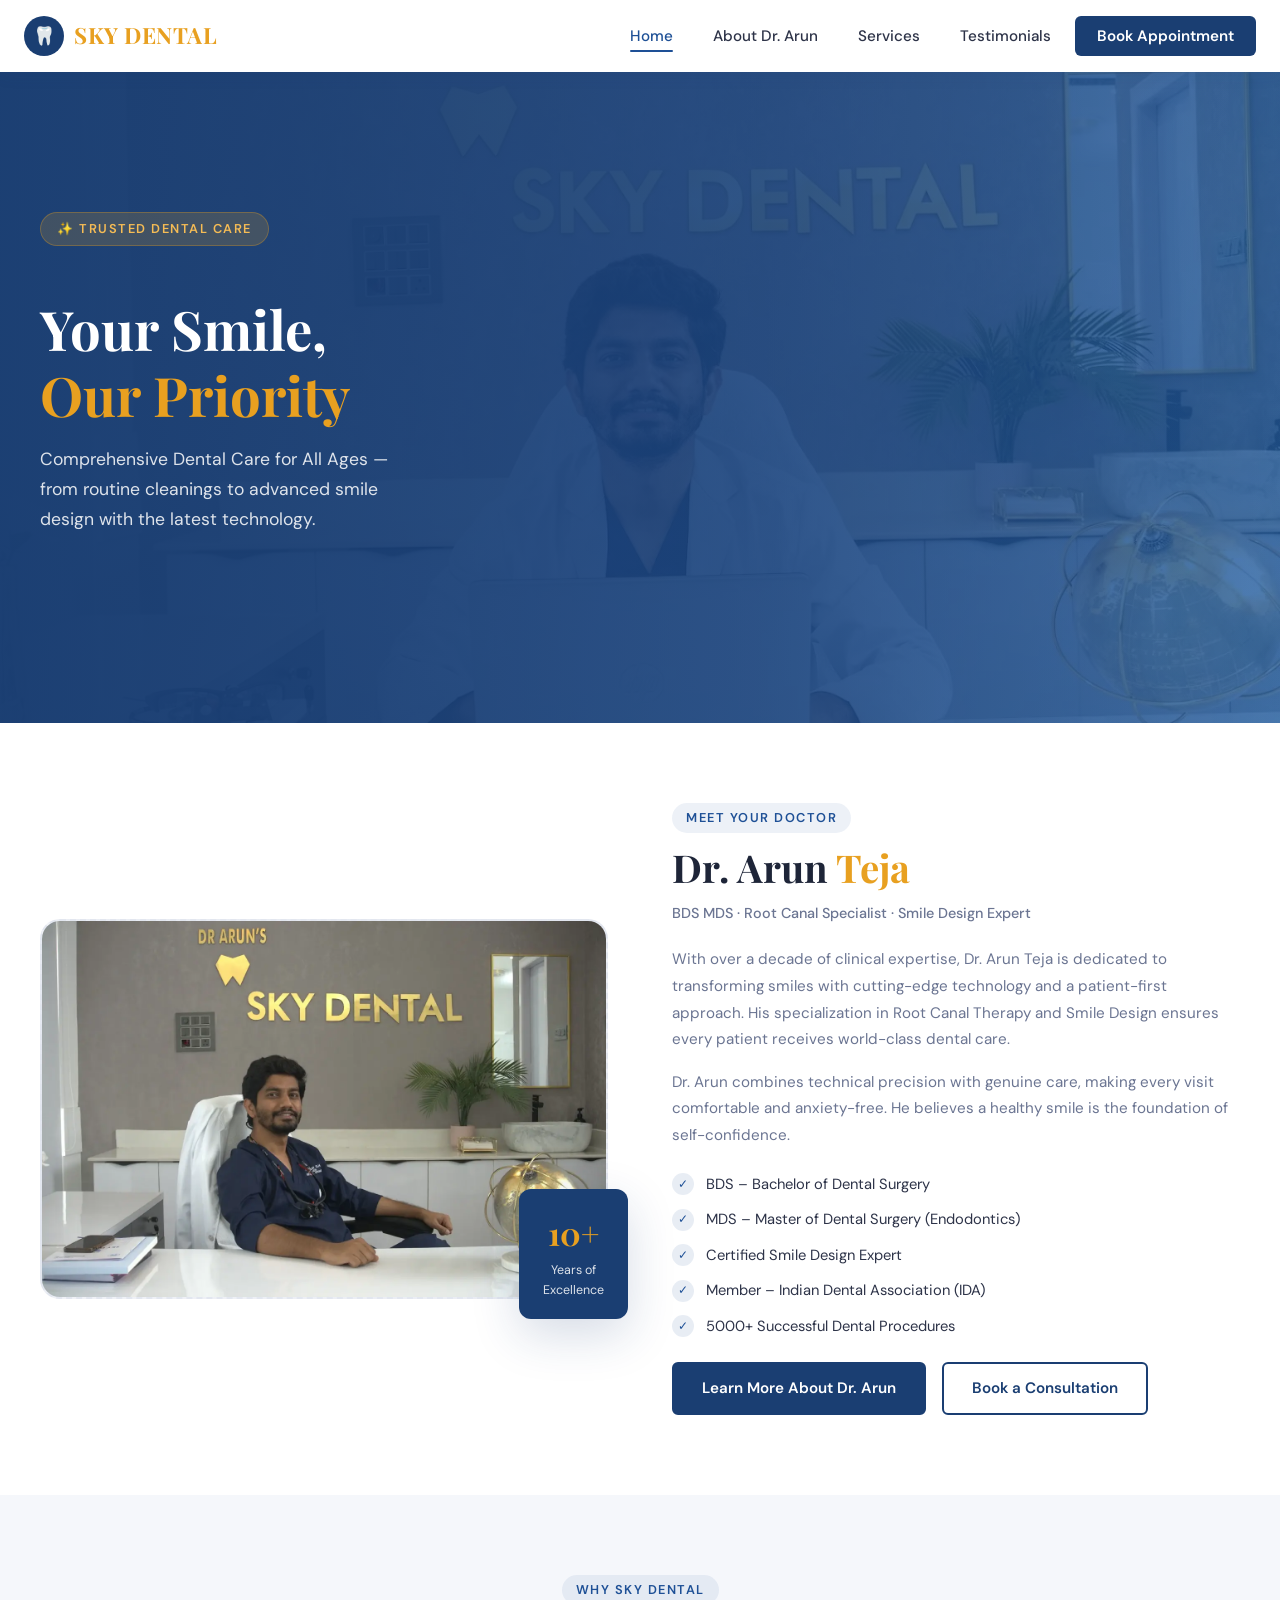
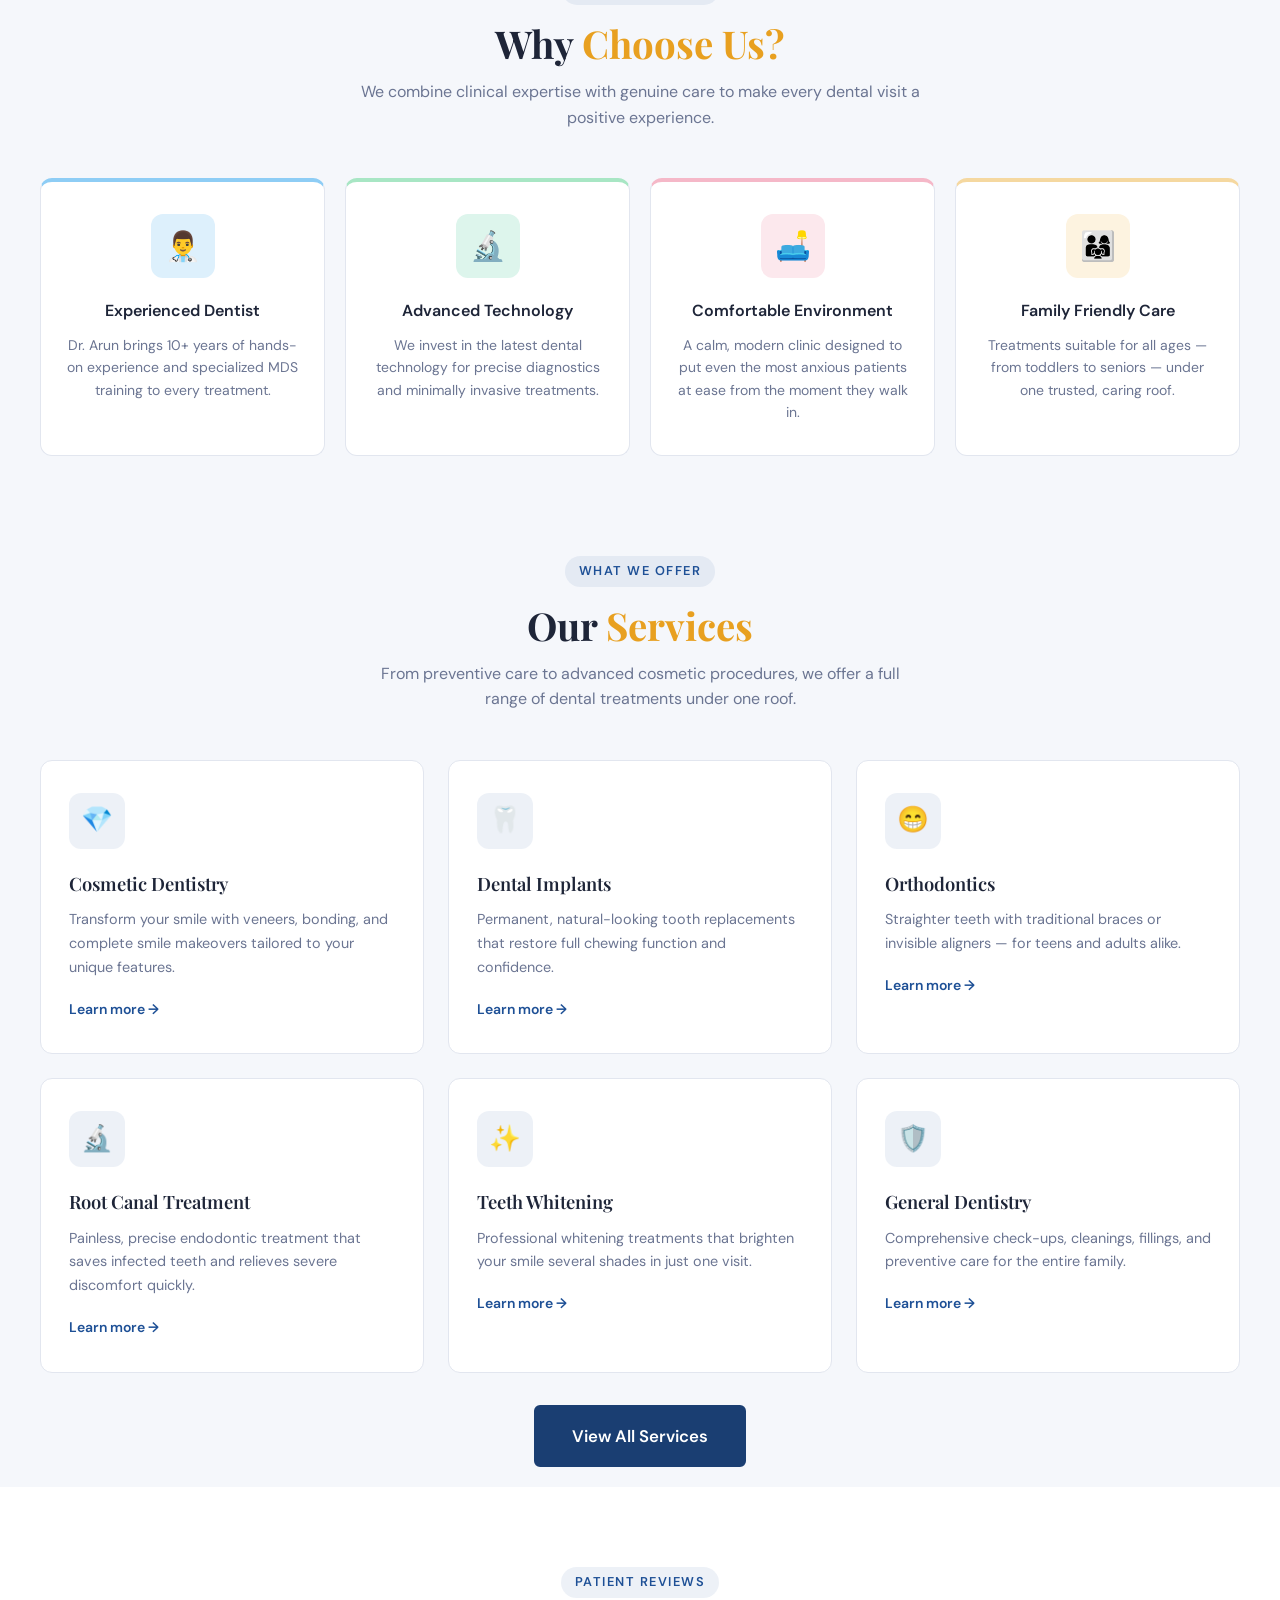
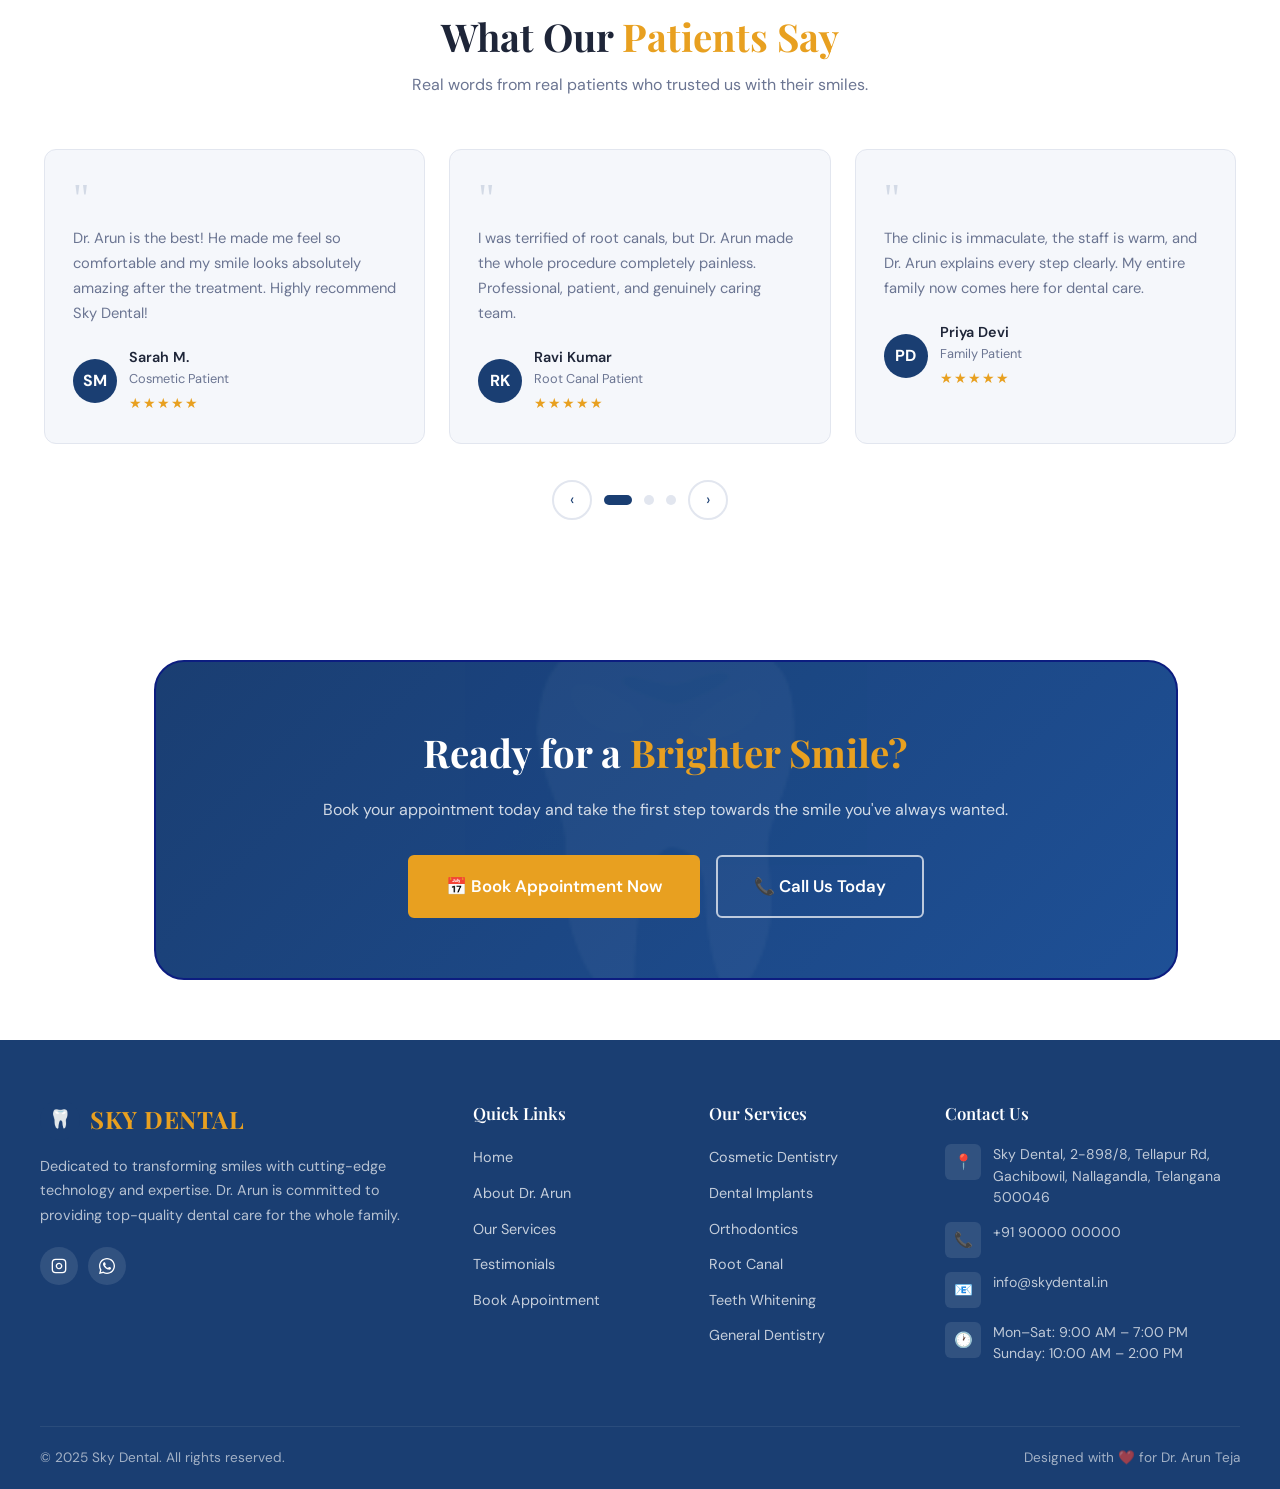
<file: index.html>
<!DOCTYPE html>
<html lang="en">
<head>
  <meta charset="UTF-8" />
  <meta name="viewport" content="width=device-width, initial-scale=1.0" />
  <meta name="description" content="Sky Dental - Comprehensive Dental Care for All Ages. Dr. Arun Teja, BDS MDS, Root Canal Specialist &amp; Smile Design Expert. Located in Gachibowil, Nallagandla, Telangana." />
  <title>Sky Dental | Your Smile, Our Priority</title>

  <!-- Favicon placeholder -->
  <link rel="icon" href="data:image/svg+xml,<svg xmlns='http://www.w3.org/2000/svg' viewBox='0 0 100 100'><text y='.9em' font-size='90'>🦷</text></svg>" />

  <!-- Global CSS -->
  <link rel="stylesheet" href="css/style.css" />
</head>
<body>

  <!-- ══ NAVBAR (injected by components.js) ══ -->
  <header id="navbar-placeholder"></header>

  <main>
    <!-- ══════════════════════════════════════
         HERO SECTION
    ══════════════════════════════════════ -->
    <section class="hero" aria-label="Hero banner">
      <div class="hero-bg-image" role="presentation"></div>
      <div class="hero-overlay" role="presentation"></div>
      <div class="container">
        <div class="hero-content animate-fadeup">
          <div class="hero-tag">✨ Trusted Dental Care</div>
          <h1 class="hero-title">
            Your Smile,<br>
            <span>Our Priority</span>
          </h1>
          <p class="hero-desc">
            Comprehensive Dental Care for All Ages — from routine cleanings
            to advanced smile design with the latest technology.
          </p>
          <!-- <div class="hero-actions">
            <a href="appointment.html" class="btn btn-gold btn-lg">
              📅 Book Appointment
            </a>
            <a href="services.html" class="btn btn-outline-white btn-lg">
              Our Services →
            </a>
          </div> -->

          <!-- Stats Row -->
          <div class="hero-stats">
            <div class="hero-stat">
               <div style="display:flex;grid-template-columns:repeat(4, 2fr);gap:44px;text-align:center; flex-wrap:wrap; justify-content: center;"></div>
              <!-- <div class="num">5000+</div> -->
              <!-- <div class="label">Happy Patients</div> -->
            </div>
            <!-- <div class="hero-stat-divider"></div> -->
            <div class="hero-stat">
              <!-- <div class="num">10+</div> -->
              <!-- <div class="label">Years Experience</div> -->
            </div>
            <!-- <div style="display:grid;grid-template-columns:repeat(2, 4fr);gap:34px;text-align:center;flex-wrap:wrap; justify-content: center;"></div> -->
            <!-- <div class="hero-stat-divider"></div> -->
            <div style="display:grid;grid-template-columns:repeat(2, 4fr);gap:34px;text-align:center;flex-wrap:wrap; justify-content: center;"></div>
            <div class="hero-stat">
              <!-- <div class="num">15+</div> -->
              <!-- <div class="label">Treatments</div> -->
            </div>
            <!-- <div class="hero-stat-divider"></div> -->
            <div class="hero-stat">
              <!-- <div class="num">4.9★</div> -->
              <!-- <div class="label">Patient Rating</div> -->
            </div>
          </div>
        </div>
      </div>
    </section>

   

    <!-- ══════════════════════════════════════
         MEET THE DOCTOR
    ══════════════════════════════════════ -->
    <section class="about-section" id="doctor">
      <div class="container">
        <div class="about-grid">

          <!-- Doctor Image -->
          <div class="doctor-image-wrapper reveal">
            <div class="doctor-photo-placeholder" id="doctor-photo-home">
              <!--
                ╔══════════════════════════════════════════════╗
                ║  DOCTOR PHOTO PLACEHOLDER                    ║
                ║  To replace: add an <img> tag inside this   ║
                ║  div with class="doctor-actual-photo"        ║
                ║                                              ║
                ║  Example:                                    ║
                ║  <img src="images/dr-arun.jpg"              ║
                ║       class="doctor-actual-photo"           ║
                ║       alt="Dr. Arun Teja" />                ║
                ╚══════════════════════════════════════════════╝
              -->
                <img src="./images/9 dr.Arun pic.webp" height="100%" width="100%">
              <!-- <div class="placeholder-icon">👨‍⚕️</div> -->
              <!-- <div class="placeholder-text"> -->
                <!-- <strong>Dr. Arun Teja's Photo</strong><br> -->
                <!-- Replace this placeholder with the actual doctor's photo -->
              <!-- </div> -->
            </div>
            <!-- Experience badge -->
            <div class="doctor-badge">
              <div class="years">10+</div>
              <div class="badge-label">Years of<br>Excellence</div>
            </div>
          </div>

          <!-- About Content -->
          <div class="about-content reveal reveal-delay-2">
            <div class="section-tag">Meet Your Doctor</div>
            <h2 class="section-title">
              Dr. Arun <span>Teja</span>
            </h2>
            <p class="doctor-title">BDS MDS · Root Canal Specialist · Smile Design Expert</p>
            <p>
              With over a decade of clinical expertise, Dr. Arun Teja is dedicated to transforming
              smiles with cutting-edge technology and a patient-first approach. His specialization in
              Root Canal Therapy and Smile Design ensures every patient receives world-class dental care.
            </p>
            <p>
              Dr. Arun combines technical precision with genuine care, making every visit comfortable
              and anxiety-free. He believes a healthy smile is the foundation of self-confidence.
            </p>

            <div class="credentials-list">
              <div class="credential-item">
                <span class="check">✓</span>
                BDS – Bachelor of Dental Surgery
              </div>
              <div class="credential-item">
                <span class="check">✓</span>
                MDS – Master of Dental Surgery (Endodontics)
              </div>
              <div class="credential-item">
                <span class="check">✓</span>
                Certified Smile Design Expert
              </div>
              <div class="credential-item">
                <span class="check">✓</span>
                Member – Indian Dental Association (IDA)
              </div>
              <div class="credential-item">
                <span class="check">✓</span>
                5000+ Successful Dental Procedures
              </div>
            </div>

            <div class="d-flex gap-16 mt-24">
              <a href="about.html" class="btn btn-primary">Learn More About Dr. Arun</a>
              <a href="appointment.html" class="btn btn-outline">Book a Consultation</a>
            </div>
          </div>
        </div>
      </div>
    </section>

    <!-- ══════════════════════════════════════
         WHY CHOOSE US
    ══════════════════════════════════════ -->
    <section class="why-section">
      <div class="container">
        <div class="text-center reveal">
          <div class="section-tag">Why Sky Dental</div>
          <h2 class="section-title">Why <span>Choose Us?</span></h2>
          <p class="section-subtitle">
            We combine clinical expertise with genuine care to make every dental visit a positive experience.
          </p>
        </div>

        <div class="why-grid">
          <div class="why-card reveal reveal-delay-1">
            <div class="why-card-icon">👨‍⚕️</div>
            <h3>Experienced Dentist</h3>
            <p>Dr. Arun brings 10+ years of hands-on experience and specialized MDS training to every treatment.</p>
          </div>
          <div class="why-card reveal reveal-delay-2">
            <div class="why-card-icon">🔬</div>
            <h3>Advanced Technology</h3>
            <p>We invest in the latest dental technology for precise diagnostics and minimally invasive treatments.</p>
          </div>
          <div class="why-card reveal reveal-delay-3">
            <div class="why-card-icon">🛋️</div>
            <h3>Comfortable Environment</h3>
            <p>A calm, modern clinic designed to put even the most anxious patients at ease from the moment they walk in.</p>
          </div>
          <div class="why-card reveal reveal-delay-1">
            <div class="why-card-icon">👨‍👩‍👧</div>
            <h3>Family Friendly Care</h3>
            <p>Treatments suitable for all ages — from toddlers to seniors — under one trusted, caring roof.</p>
          </div>
        </div>
      </div>
    </section>

    <section class="services-section" id="services">
      <div class="container">
        <div class="text-center reveal">
          <div class="section-tag">What We Offer</div>
          <h2 class="section-title">Our <span>Services</span></h2>
          <p class="section-subtitle">
            From preventive care to advanced cosmetic procedures, we offer a full range
            of dental treatments under one roof.
          </p>
        </div>
    <!-- ══════════════════════════════════════
        SERVICES OVERVIEW
    ══════════════════════════════════════ -->

        <div class="services-grid">
          <!-- Card 1 -->
          <div class="service-card reveal reveal-delay-1">
            <div class="service-icon">💎</div>
            <h3>Cosmetic Dentistry</h3>
            <p>Transform your smile with veneers, bonding, and complete smile makeovers tailored to your unique features.</p>
            <a href="services.html" class="learn-more">Learn more →</a>
          </div>

          <!-- Card 2 -->
          <div class="service-card reveal reveal-delay-2">
            <div class="service-icon">🦷</div>
            <h3>Dental Implants</h3>
            <p>Permanent, natural-looking tooth replacements that restore full chewing function and confidence.</p>
            <a href="services.html" class="learn-more">Learn more →</a>
          </div>

          <!-- Card 3 -->
          <div class="service-card reveal reveal-delay-3">
            <div class="service-icon">😁</div>
            <h3>Orthodontics</h3>
            <p>Straighter teeth with traditional braces or invisible aligners — for teens and adults alike.</p>
            <a href="services.html" class="learn-more">Learn more →</a>
          </div>

          <!-- Card 4 -->
          <div class="service-card reveal reveal-delay-1">
            <div class="service-icon">🔬</div>
            <h3>Root Canal Treatment</h3>
            <p>Painless, precise endodontic treatment that saves infected teeth and relieves severe discomfort quickly.</p>
            <a href="services.html" class="learn-more">Learn more →</a>
          </div>

          <!-- Card 5 -->
          <div class="service-card reveal reveal-delay-2">
            <div class="service-icon">✨</div>
            <h3>Teeth Whitening</h3>
            <p>Professional whitening treatments that brighten your smile several shades in just one visit.</p>
            <a href="services.html" class="learn-more">Learn more →</a>
          </div>

          <!-- Card 6 -->
          <div class="service-card reveal reveal-delay-3">
            <div class="service-icon">🛡️</div>
            <h3>General Dentistry</h3>
            <p>Comprehensive check-ups, cleanings, fillings, and preventive care for the entire family.</p>
            <a href="services.html" class="learn-more">Learn more →</a>
          </div>
        </div>

        <div class="text-center mt-32 reveal">
          <a href="services.html" class="btn btn-primary btn-lg">View All Services</a>
        </div>
      </div>
    </section>

    <!-- ══════════════════════════════════════
         TESTIMONIALS
    ══════════════════════════════════════ -->
    <section class="testimonials-section" id="testimonials">
      <div class="container">
        <div class="text-center reveal">
          <div class="section-tag">Patient Reviews</div>
          <h2 class="section-title">What Our <span>Patients Say</span></h2>
          <p class="section-subtitle">
            Real words from real patients who trusted us with their smiles.
          </p>
        </div>

        <!-- Slider Wrapper -->
        <div class="testimonials-slider-wrapper reveal">
          <div class="testimonials-track">

            <!-- Slide 1 — 3 cards -->
            <div class="testimonial-slide">
              <div class="testimonial-card">
                <div class="quote-icon">"</div>
                <p>Dr. Arun is the best! He made me feel so comfortable and my smile looks absolutely amazing after the treatment. Highly recommend Sky Dental!</p>
                <div class="testimonial-author">
                  <div class="author-avatar">SM</div>
                  <div>
                    <div class="author-name">Sarah M.</div>
                    <div class="author-label">Cosmetic Patient</div>
                    <div class="stars">★★★★★</div>
                  </div>
                </div>
              </div>

              <div class="testimonial-card">
                <div class="quote-icon">"</div>
                <p>I was terrified of root canals, but Dr. Arun made the whole procedure completely painless. Professional, patient, and genuinely caring team.</p>
                <div class="testimonial-author">
                  <div class="author-avatar">RK</div>
                  <div>
                    <div class="author-name">Ravi Kumar</div>
                    <div class="author-label">Root Canal Patient</div>
                    <div class="stars">★★★★★</div>
                  </div>
                </div>
              </div>

              <div class="testimonial-card">
                <div class="quote-icon">"</div>
                <p>The clinic is immaculate, the staff is warm, and Dr. Arun explains every step clearly. My entire family now comes here for dental care.</p>
                <div class="testimonial-author">
                  <div class="author-avatar">PD</div>
                  <div>
                    <div class="author-name">Priya Devi</div>
                    <div class="author-label">Family Patient</div>
                    <div class="stars">★★★★★</div>
                  </div>
                </div>
              </div>
            </div>

            <!-- Slide 2 — 3 cards -->
            <div class="testimonial-slide">
              <div class="testimonial-card">
                <div class="quote-icon">"</div>
                <p>Got dental implants done here and couldn't be happier. They look and feel completely natural. Dr. Arun's expertise is outstanding!</p>
                <div class="testimonial-author">
                  <div class="author-avatar">AS</div>
                  <div>
                    <div class="author-name">Arjun Sharma</div>
                    <div class="author-label">Implant Patient</div>
                    <div class="stars">★★★★★</div>
                  </div>
                </div>
              </div>

              <div class="testimonial-card">
                <div class="quote-icon">"</div>
                <p>My teeth whitening results exceeded all expectations. Got a beautiful, natural-looking bright smile in just one session. Truly amazing!</p>
                <div class="testimonial-author">
                  <div class="author-avatar">NR</div>
                  <div>
                    <div class="author-name">Neha Reddy</div>
                    <div class="author-label">Whitening Patient</div>
                    <div class="stars">★★★★★</div>
                  </div>
                </div>
              </div>

              <div class="testimonial-card">
                <div class="quote-icon">"</div>
                <p>State-of-the-art equipment and a very knowledgeable doctor. The appointment system is super easy too. Best dental experience I've ever had!</p>
                <div class="testimonial-author">
                  <div class="author-avatar">VN</div>
                  <div>
                    <div class="author-name">Venkat Naidu</div>
                    <div class="author-label">Regular Patient</div>
                    <div class="stars">★★★★★</div>
                  </div>
                </div>
              </div>
            </div>

            <!-- Slide 3 — 3 cards -->
            <div class="testimonial-slide">
              <div class="testimonial-card">
                <div class="quote-icon">"</div>
                <p>Braces treatment was handled so professionally. My daughter loves her new smile and so do we! Thank you Dr. Arun and the entire Sky Dental team.</p>
                <div class="testimonial-author">
                  <div class="author-avatar">KP</div>
                  <div>
                    <div class="author-name">Kavitha Prasad</div>
                    <div class="author-label">Parent / Ortho Patient</div>
                    <div class="stars">★★★★★</div>
                  </div>
                </div>
              </div>

              <div class="testimonial-card">
                <div class="quote-icon">"</div>
                <p>I drove 40 km just to visit this clinic after a friend's recommendation. Totally worth it — painless, professional, and reasonably priced. A+!</p>
                <div class="testimonial-author">
                  <div class="author-avatar">ST</div>
                  <div>
                    <div class="author-name">Suresh Teja</div>
                    <div class="author-label">New Patient</div>
                    <div class="stars">★★★★★</div>
                  </div>
                </div>
              </div>

              <div class="testimonial-card">
                <div class="quote-icon">"</div>
                <p>Friendly staff, spotlessly clean clinic, and a doctor who actually listens. Sky Dental has restored my faith in dental care completely!</p>
                <div class="testimonial-author">
                  <div class="author-avatar">ML</div>
                  <div>
                    <div class="author-name">Meena Lakshmi</div>
                    <div class="author-label">Cosmetic Patient</div>
                    <div class="stars">★★★★★</div>
                  </div>
                </div>
              </div>
            </div>

          </div><!-- end .testimonials-track -->
        </div><!-- end .testimonials-slider-wrapper -->

        <!-- Slider Controls -->
        <div class="slider-controls">
          <button class="slider-btn prev" aria-label="Previous reviews">‹</button>
          <button class="slider-dot active" aria-label="Slide 1"></button>
          <button class="slider-dot" aria-label="Slide 2"></button>
          <button class="slider-dot" aria-label="Slide 3"></button>
          <button class="slider-btn next" aria-label="Next reviews">›</button>
        </div>
      </div>
    </section>

    <!-- <!-- ══════════════════════════════════════
         CLINIC LOCATION
    ══════════════════════════════════════ -->
    <!-- <section class="about-section" style="background:var(--off-white);">
      <div class="container">
        <div class="about-grid">
          <div class="about-content reveal">
            <div class="section-tag">Find Us</div>
            <h2 class="section-title">Visit Our <span>Clinic</span></h2>
            <p>We are conveniently located in Gachibowil, Nallagandla, Telangana — easily accessible from Hyderabad's western suburbs.</p>

            <div class="credentials-list mt-24">
              <div class="credential-item">
                <span class="check">📍</span>
                Sky Dental, 2-898/8, Tellapur Rd, Gachibowil, Nallagandla, Telangana 500046
              </div>
              <div class="credential-item">
                <span class="check">📞</span>
                <a href="tel:+919000000000" style="color:var(--blue-mid);font-weight:600;">+91 90000 00000</a>
              </div>
              <div class="credential-item">
                <span class="check">📧</span>
                <a href="mailto:info@skydental.in" style="color:var(--blue-mid);">info@skydental.in</a>
              </div>
              <div class="credential-item">
                <span class="check">🕐</span>
                Mon – Sat: 9:00 AM – 7:00 PM &nbsp;|&nbsp; Sunday: 10:00 AM – 2:00 PM
              </div>
            </div>

            <div class="d-flex gap-16 mt-24 flex-wrap">
              <a href="https://maps.google.com/?q=Sky+Dental+Gachibowil+Nallagandla+Telangana" target="_blank" rel="noopener" class="btn btn-primary">
                🗺 Get Directions
              </a>
              <a href="appointment.html" class="btn btn-outline">Book Appointment</a>
            </div>
          </div>

          <!-- Map -->
          <!-- <div class="map-wrapper reveal reveal-delay-2">
            <iframe
              src="https://www.google.com/maps/embed?pb=!1m18!1m12!1m3!1d3806.0!2d78.3!3d17.45!2m3!1f0!2f0!3f0!3m2!1i1024!2i768!4f13.1!3m3!1m2!1s0x0%3A0x0!2zMTfCsDI3JzAwLjAiTiA3OMKwMTgnMDAuMCJF!5e0!3m2!1sen!2sin!4v1620000000000!5m2!1sen!2sin"
              allowfullscreen
              loading="lazy"
              referrerpolicy="no-referrer-when-downgrade"
              title="Sky Dental Location Map"
              aria-label="Google Map showing Sky Dental location">
            </iframe>
            <div class="map-info">
              <h4>🦷 Sky Dental — Dr. Arun's Clinic</h4>
              <p>2-898/8, Tellapur Rd, Gachibowil, Nallagandla, Telangana 500046</p>
              <a href="https://maps.google.com/?q=Sky+Dental+Gachibowil+Nallagandla+Telangana" target="_blank" rel="noopener" class="btn btn-outline btn-sm">Open in Google Maps ↗</a>
            </div>
          </div> -->
        <!-- </div> -->
      <!-- </div> --> 
    <!-- </section> --> 

    <!-- ══════════════════════════════════════
         CTA BANNER
    ══════════════════════════════════════ -->
    <section class="cta-banner">
      <div class="container">
        <h2>Ready for a <span>Brighter Smile?</span></h2>
        <p>Book your appointment today and take the first step towards the smile you've always wanted.</p>
        <div class="cta-actions">
          <a href="appointment.html" class="btn btn-gold btn-lg">📅 Book Appointment Now</a>
          <a href="tel:+919000000000" class="btn btn-outline-white btn-lg">📞 Call Us Today</a>
        </div>
      </div>
    </section>
  </main>

  <!-- ══ FOOTER (injected by components.js) ══ -->
  <div id="footer-placeholder"></div>

  <!-- Scripts -->
  <script src="js/components.js"></script>
  <script src="js/main.js"></script>
</body>
</html>
</file>
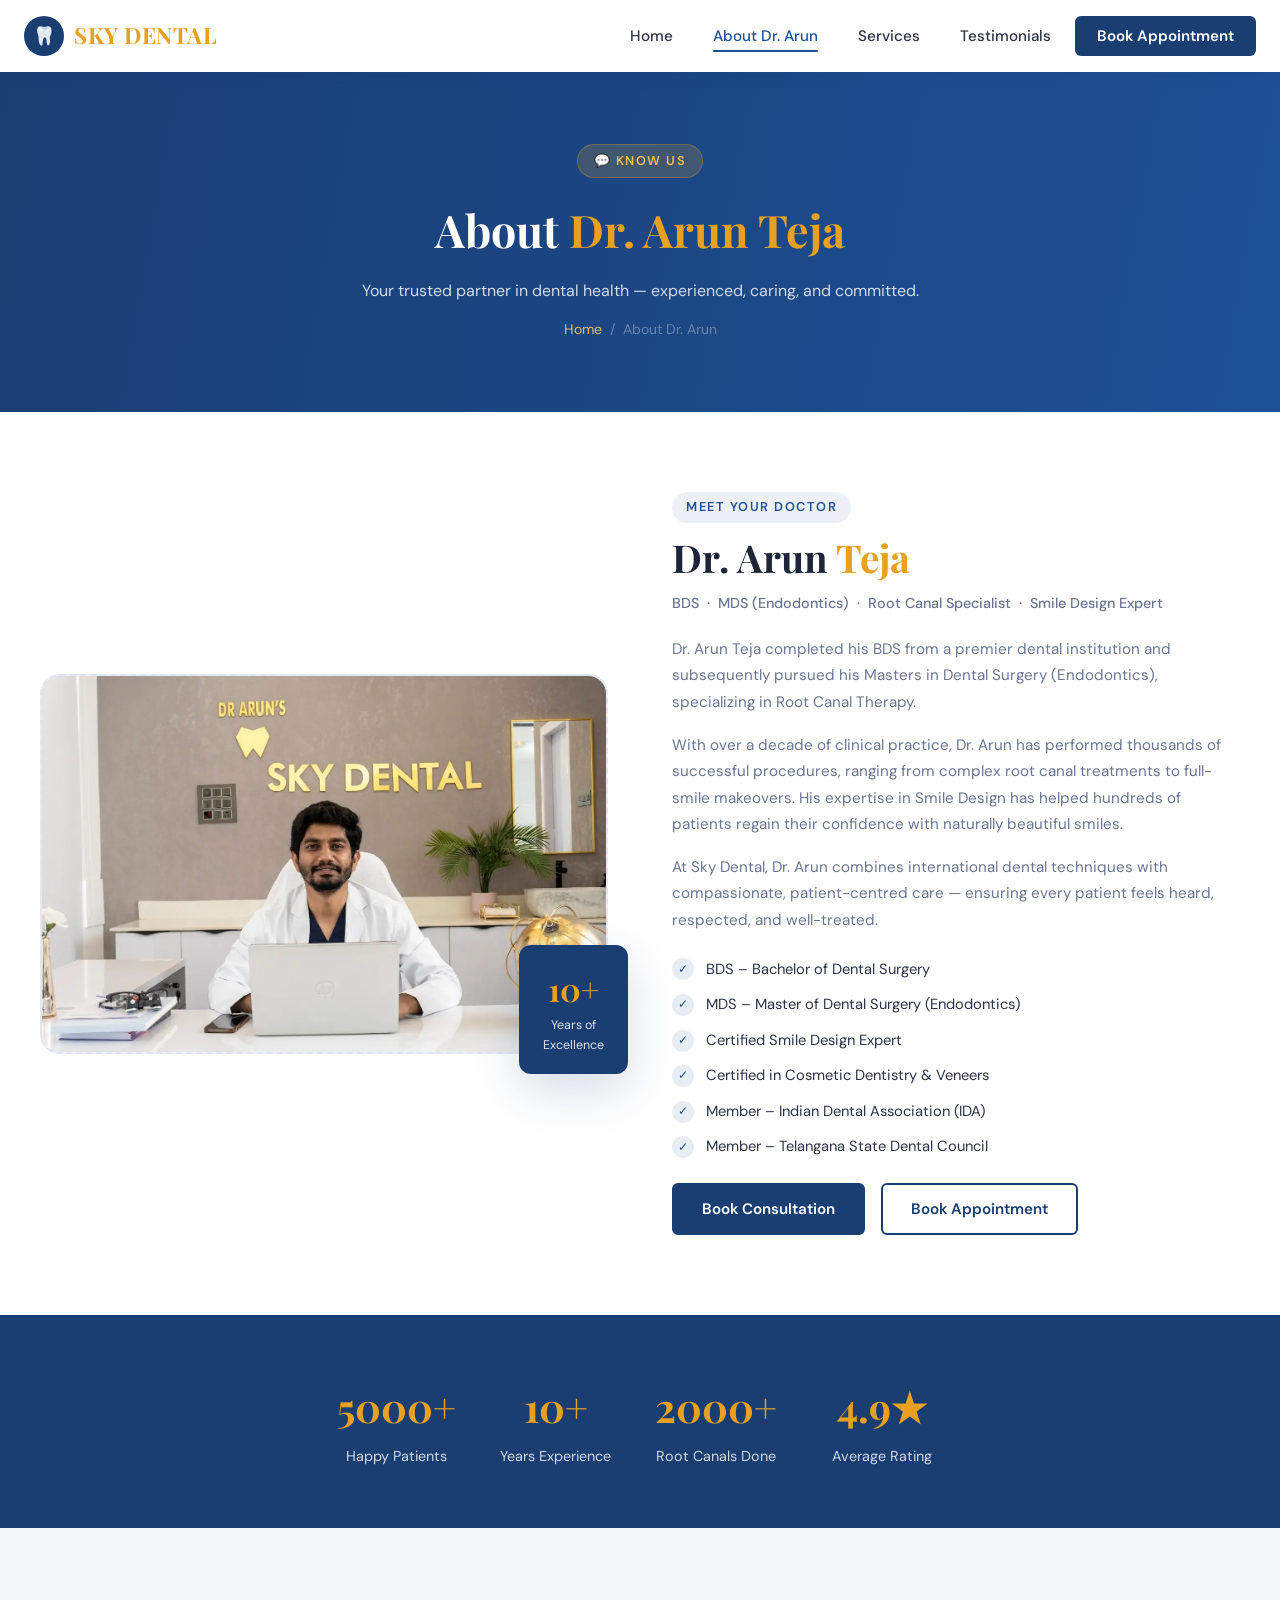
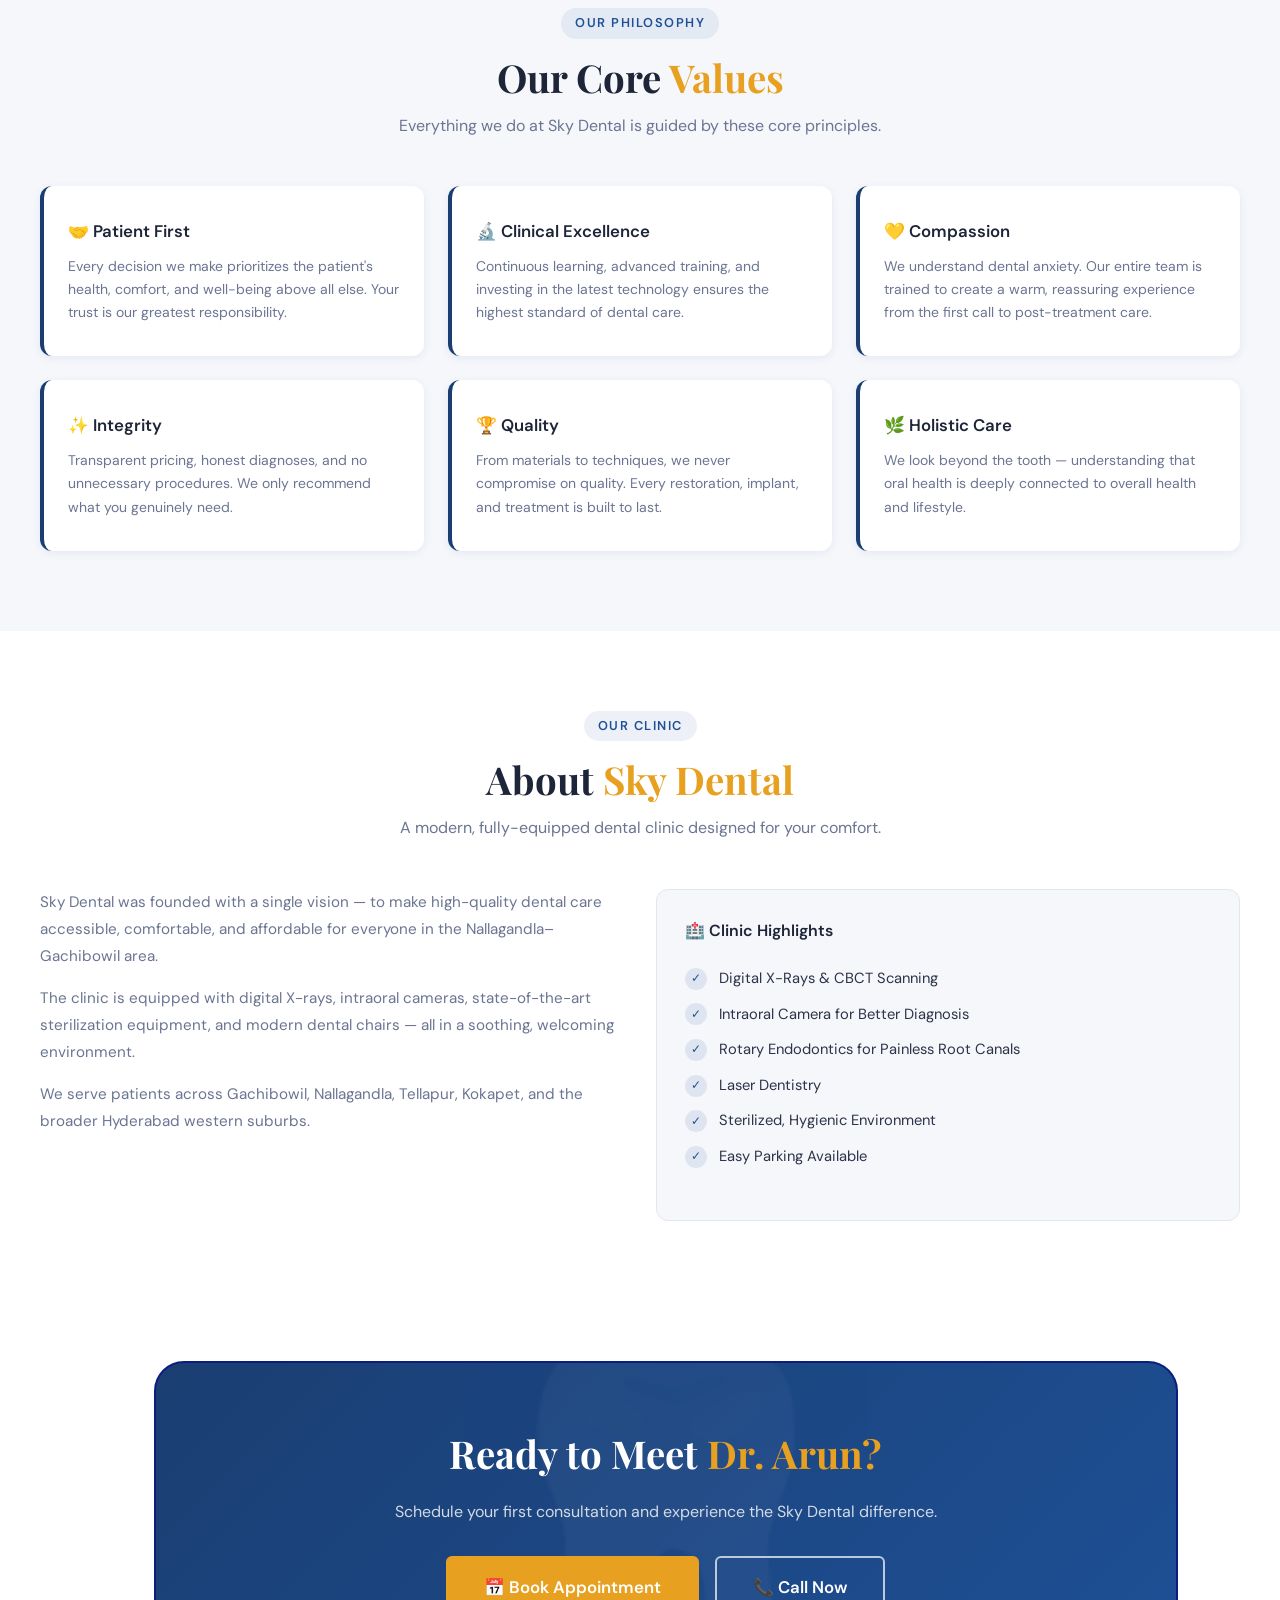
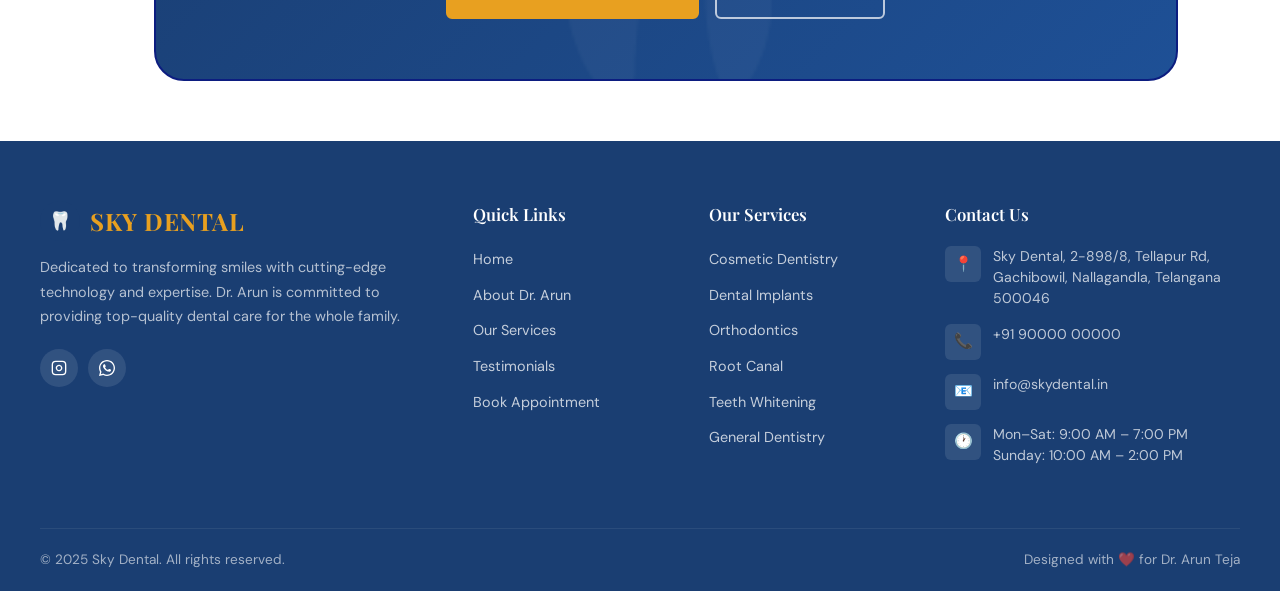
<file: about.html>
<!DOCTYPE html>
<html lang="en">
<head>
  <meta charset="UTF-8" />
  <meta name="viewport" content="width=device-width, initial-scale=1.0" />
  <meta name="description" content="Learn about Dr. Arun Teja — BDS MDS, Root Canal Specialist and Smile Design Expert at Sky Dental, Nallagandla, Telangana." />
  <title>About Dr. Arun Teja | Sky Dental</title>
  <link rel="icon" href="data:image/svg+xml,<svg xmlns='http://www.w3.org/2000/svg' viewBox='0 0 100 100'><text y='.9em' font-size='90'>🦷</text></svg>" />
  <link rel="stylesheet" href="css/style.css" />
</head>
<body>

  <!-- NAVBAR -->
  <header id="navbar-placeholder"></header>

  <main>
    <!-- ══════════════════════════════════════
         PAGE HERO
    ══════════════════════════════════════ -->
    <section class="page-hero" aria-label="About page header">
      <div class="container">
        <div class="page-hero-content">
          <div class="hero-tag" style="justify-content:center;margin-bottom:16px;">💬 Know Us</div>
          <h1 style="font-family:var(--font-head);font-size:clamp(2rem,4vw,2.8rem);color:var(--white);margin-bottom:12px;">About <span>Dr. Arun Teja</span></h1>
          <p>Your trusted partner in dental health — experienced, caring, and committed.</p>
          <nav class="breadcrumb" aria-label="Breadcrumb">
            <a href="index.html">Home</a>
            <span>/</span>
            <span>About Dr. Arun</span>
          </nav>
        </div>
      </div>
    </section>

    <!-- ══════════════════════════════════════
         DOCTOR BIO
    ══════════════════════════════════════ -->
    <section class="about-section">
      <div class="container">
        <div class="about-grid">

          <!-- Doctor Photo Placeholder -->
          <div class="doctor-image-wrapper reveal">
            <div class="doctor-photo-placeholder" id="doctor-photo-about">
              <!--
                ╔══════════════════════════════════════════════╗
                ║  DOCTOR PHOTO PLACEHOLDER                    ║
                ║  Replace this section with the actual photo  ║
                ║  by placing an <img> with class              ║
                ║  "doctor-actual-photo" inside this div.      ║
                ╚══════════════════════════════════════════════╝
              -->
                <img src="./images/10 dr.Arun's pic.webp" height="100%" width="100%">
              <!-- <div class="placeholder-icon">👨‍⚕️</div> -->
              <!-- <div class="placeholder-text"> -->
                <!-- <strong>Dr. Arun Teja's Photo</strong><br> -->
                <!-- Replace this placeholder with the actual photo -->
              <!-- </div> -->
            </div>
            <div class="doctor-badge">
              <div class="years">10+</div>
              <div class="badge-label">Years of<br>Excellence</div>
            </div>
          </div>

          <!-- Bio Content -->
          <div class="about-content reveal reveal-delay-2">
            <div class="section-tag">Meet Your Doctor</div>
            <h2 class="section-title">Dr. Arun <span>Teja</span></h2>
            <p class="doctor-title">BDS &nbsp;·&nbsp; MDS (Endodontics) &nbsp;·&nbsp; Root Canal Specialist &nbsp;·&nbsp; Smile Design Expert</p>
            <p class="mt-16"> Dr. Arun Teja completed his BDS from a premier dental institution and subsequently pursued his Masters in Dental Surgery (Endodontics), specializing in Root Canal Therapy.</p>
            <p>
              With over a decade of clinical practice, Dr. Arun has performed thousands of successful procedures, ranging from complex root canal treatments to full-smile makeovers. His expertise in Smile Design has helped hundreds of patients regain their confidence with naturally beautiful smiles.
            </p>
            <p>
              At Sky Dental, Dr. Arun combines international dental techniques with compassionate, patient-centred care — ensuring every patient feels heard, respected, and well-treated.
            </p>

            <div class="credentials-list">
              <div class="credential-item">
                <span class="check">✓</span>
                BDS – Bachelor of Dental Surgery
              </div>
              <div class="credential-item">
                <span class="check">✓</span>
                MDS – Master of Dental Surgery (Endodontics)
              </div>
              <div class="credential-item">
                <span class="check">✓</span>
                Certified Smile Design Expert
              </div>
              <div class="credential-item">
                <span class="check">✓</span>
                Certified in Cosmetic Dentistry & Veneers
              </div>
              <div class="credential-item">
                <span class="check">✓</span>
                Member – Indian Dental Association (IDA)
              </div>
              <div class="credential-item">
                <span class="check">✓</span>
                Member – Telangana State Dental Council
              </div>
            </div>

            <div class="d-flex gap-16 mt-24">
              <a href="appointment.html" class="btn btn-primary">Book Consultation</a>
              <a href="appointment.html" class="btn btn-outline">Book Appointment</a>
            </div>
          </div>
        </div>
      </div>
    </section>

    <!-- ══════════════════════════════════════
         STATS
    ══════════════════════════════════════ -->
    <section style="background:var(--blue-dark);padding:60px 0;">
      <div class="container">
        <div style="display:flex;grid-template-columns:repeat(4, 2fr);gap:44px;text-align:center; flex-wrap:wrap; justify-content: center;">
          <div class="reveal">
            <div style="font-family:var(--font-head);font-size:2.5rem;font-weight:700;color:var(--gold);">5000+</div>
            <div style="color:rgba(255,255,255,0.8);font-size:0.9rem;margin-top:6px;">Happy Patients</div>
          </div>
          <div class="reveal reveal-delay-1">
            <div style="font-family:var(--font-head);font-size:2.5rem;font-weight:700;color:var(--gold);">10+</div>
            <div style="color:rgba(255,255,255,0.8);font-size:0.9rem;margin-top:6px;">Years Experience</div>
          </div>
          <div style="display:grid;grid-template-columns:repeat(2, 4fr);gap:44px;text-align:center;flex-wrap: wrap;justify-content: center;">
          <div class="reveal reveal-delay-2">
            <div style="font-family:var(--font-head);font-size:2.5rem;font-weight:700;color:var(--gold);">2000+</div>
            <div style="color:rgba(255,255,255,0.8);font-size:0.9rem;margin-top:6px;">Root Canals Done</div>
          </div>
          <div class="reveal reveal-delay-3">
            <div style="font-family:var(--font-head);font-size:2.5rem;font-weight:700;color:var(--gold);">4.9★</div>
            <div style="color:rgba(255,255,255,0.8);font-size:0.9rem;margin-top:6px;">Average Rating</div>
          </div>
          </div>
        </div>
      </div>
    </section>

    <!-- ══════════════════════════════════════
         OUR VALUES
    ══════════════════════════════════════ -->
    <section style="background:var(--off-white);padding:80px 0;">
      <div class="container">
        <div class="text-center reveal">
          <div class="section-tag">Our Philosophy</div>
          <h2 class="section-title">Our Core <span>Values</span></h2>
          <p class="section-subtitle">Everything we do at Sky Dental is guided by these core principles.</p>
        </div>

        <div class="values-grid mt-48">
          <div class="value-card reveal reveal-delay-1">
            <h3>🤝 Patient First</h3>
            <p>Every decision we make prioritizes the patient's health, comfort, and well-being above all else. Your trust is our greatest responsibility.</p>
          </div>
          <div class="value-card reveal reveal-delay-2">
            <h3>🔬 Clinical Excellence</h3>
            <p>Continuous learning, advanced training, and investing in the latest technology ensures the highest standard of dental care.</p>
          </div>
          <div class="value-card reveal reveal-delay-3">
            <h3>💛 Compassion</h3>
            <p>We understand dental anxiety. Our entire team is trained to create a warm, reassuring experience from the first call to post-treatment care.</p>
          </div>
          <div class="value-card reveal reveal-delay-1">
            <h3>✨ Integrity</h3>
            <p>Transparent pricing, honest diagnoses, and no unnecessary procedures. We only recommend what you genuinely need.</p>
          </div>
          <div class="value-card reveal reveal-delay-2">
            <h3>🏆 Quality</h3>
            <p>From materials to techniques, we never compromise on quality. Every restoration, implant, and treatment is built to last.</p>
          </div>
          <div class="value-card reveal reveal-delay-3">
            <h3>🌿 Holistic Care</h3>
            <p>We look beyond the tooth — understanding that oral health is deeply connected to overall health and lifestyle.</p>
          </div>
        </div>
      </div>
    </section>

    <!-- ══════════════════════════════════════
         CLINIC OVERVIEW
    ══════════════════════════════════════ -->
    <section class="about-section">
      <div class="container">
        <div class="text-center reveal">
          <div class="section-tag">Our Clinic</div>
          <h2 class="section-title">About <span>Sky Dental</span></h2>
          <p class="section-subtitle">A modern, fully-equipped dental clinic designed for your comfort.</p>
        </div>

        <div style="display:grid;grid-template-columns:1fr 1fr;gap:32px;margin-top:48px;" class="responsive-grid-1">
          <div class="reveal">
            <p style="color:var(--text-muted);line-height:1.8;font-size:0.95rem;">
              Sky Dental was founded with a single vision — to make high-quality dental care accessible, comfortable, and affordable for everyone in the Nallagandla–Gachibowil area.
            </p>
            <p style="color:var(--text-muted);line-height:1.8;font-size:0.95rem;margin-top:14px;">
              The clinic is equipped with digital X-rays, intraoral cameras, state-of-the-art sterilization equipment, and modern dental chairs — all in a soothing, welcoming environment.
            </p>
            <p style="color:var(--text-muted);line-height:1.8;font-size:0.95rem;margin-top:14px;">
              We serve patients across Gachibowil, Nallagandla, Tellapur, Kokapet, and the broader Hyderabad western suburbs.
            </p>
          </div>

          <div class="reveal reveal-delay-2">
            <div style="background:var(--off-white);border-radius:var(--radius-md);padding:28px;border:1px solid var(--gray-200);">
              <h4 style="font-weight:600;margin-bottom:16px;color:var(--text-main);">🏥 Clinic Highlights</h4>
              <div class="credentials-list">
                <div class="credential-item"><span class="check">✓</span> Digital X-Rays & CBCT Scanning</div>
                <div class="credential-item"><span class="check">✓</span> Intraoral Camera for Better Diagnosis</div>
                <div class="credential-item"><span class="check">✓</span> Rotary Endodontics for Painless Root Canals</div>
                <div class="credential-item"><span class="check">✓</span> Laser Dentistry</div>
                <div class="credential-item"><span class="check">✓</span> Sterilized, Hygienic Environment</div>
                <div class="credential-item"><span class="check">✓</span> Easy Parking Available</div>
              </div>
            </div>
          </div>
        </div>
      </div>
    </section>

    <!-- CTA -->
    <section class="cta-banner">
      <div class="container">
        <h2>Ready to Meet <span>Dr. Arun?</span></h2>
        <p>Schedule your first consultation and experience the Sky Dental difference.</p>
        <div class="cta-actions">
          <a href="appointment.html" class="btn btn-gold btn-lg">📅 Book Appointment</a>
          <a href="tel:+919000000000" class="btn btn-outline-white btn-lg">📞 Call Now</a>
        </div>
      </div>
    </section>
  </main>

  <!-- FOOTER -->
  <div id="footer-placeholder"></div>

  <script src="js/components.js"></script>
  <script src="js/main.js"></script>

  <style>
    @media(max-width:768px){
      .responsive-grid-1 { grid-template-columns:1fr !important; }
    }
  </style>
</body>
</html>
</file>
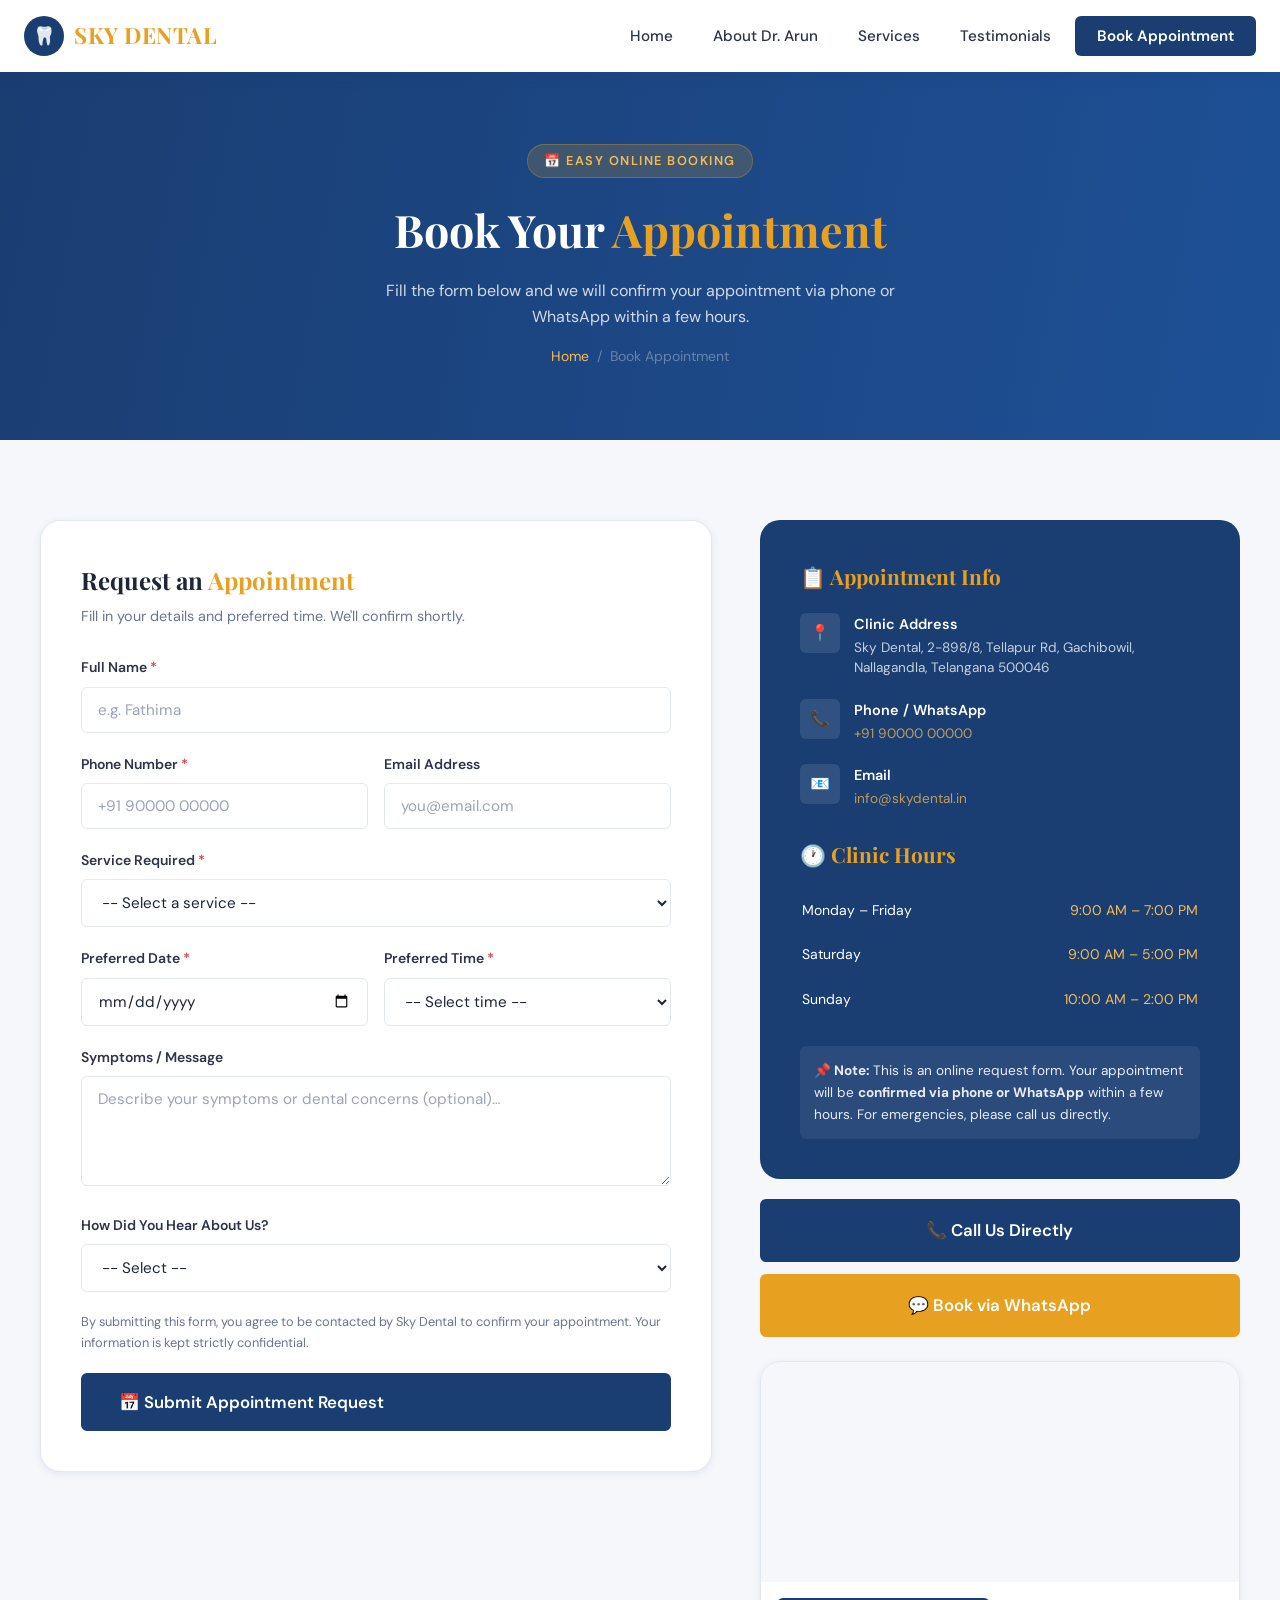
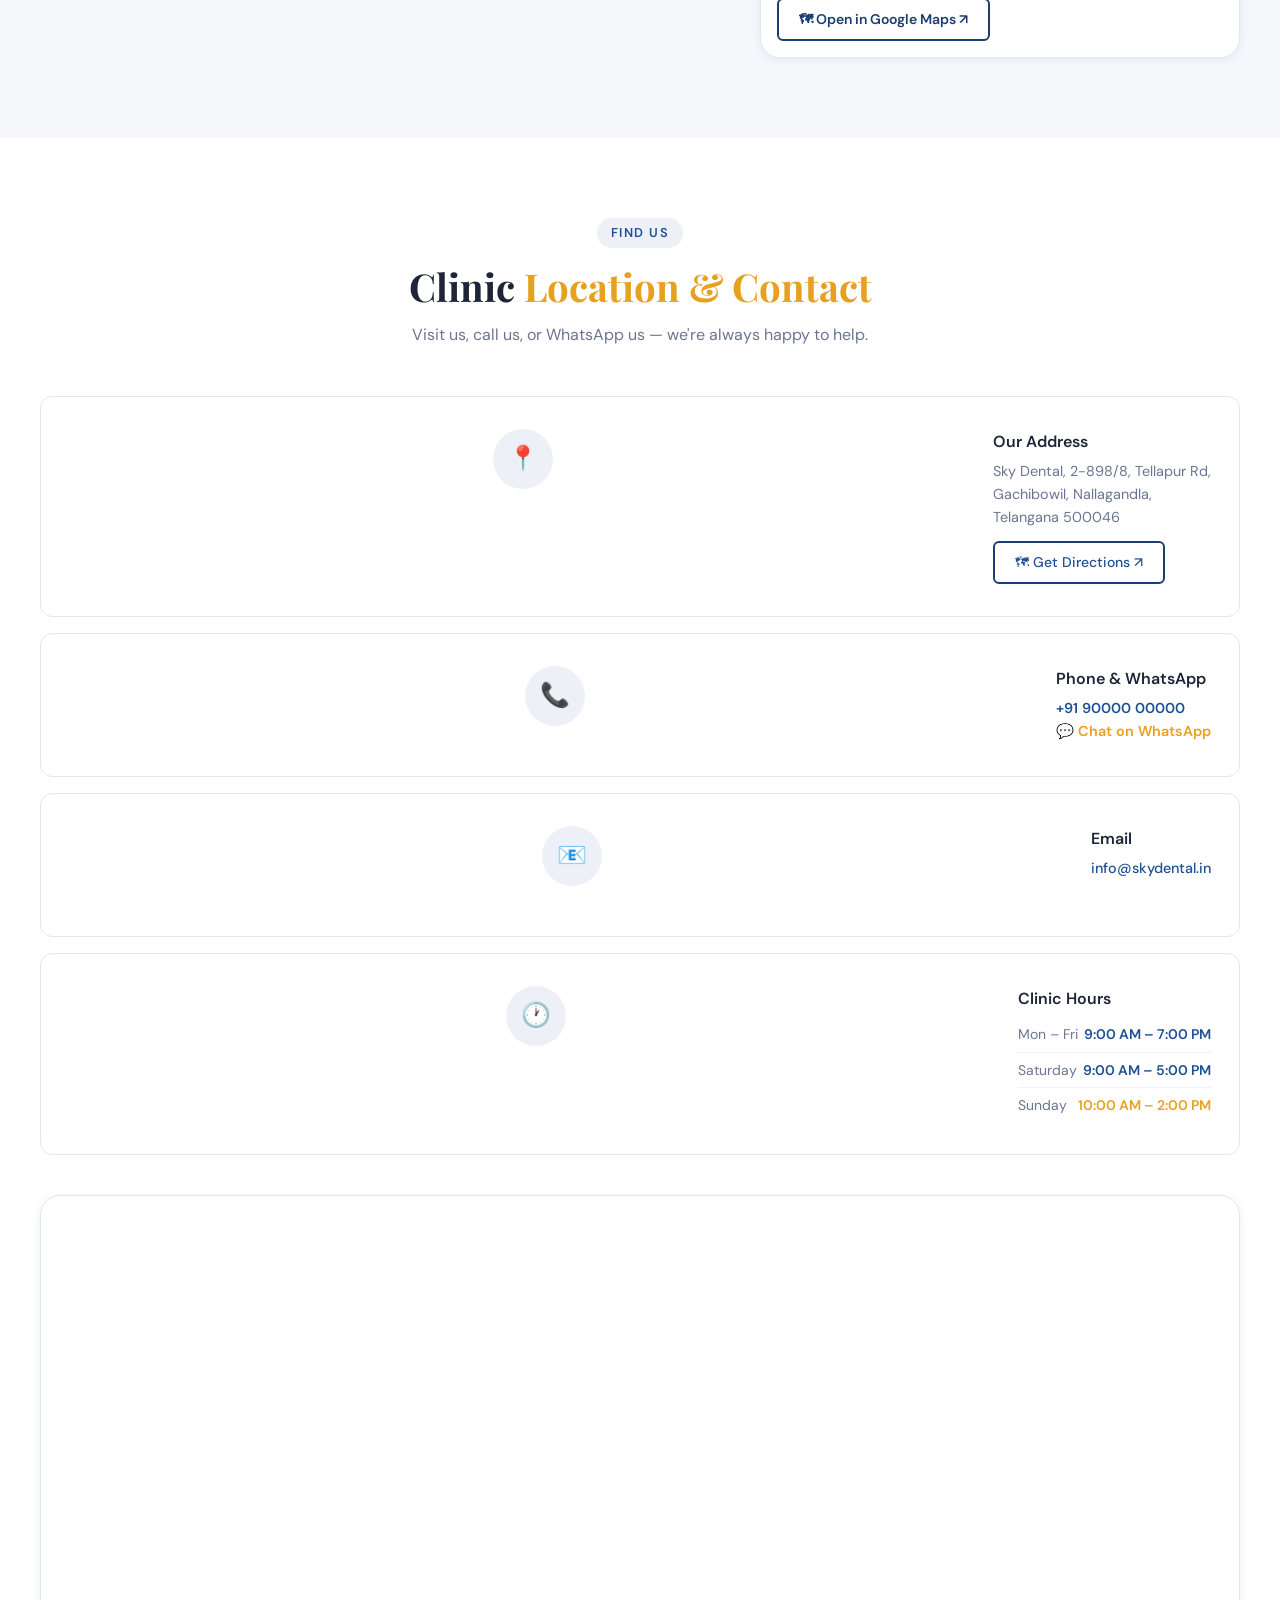
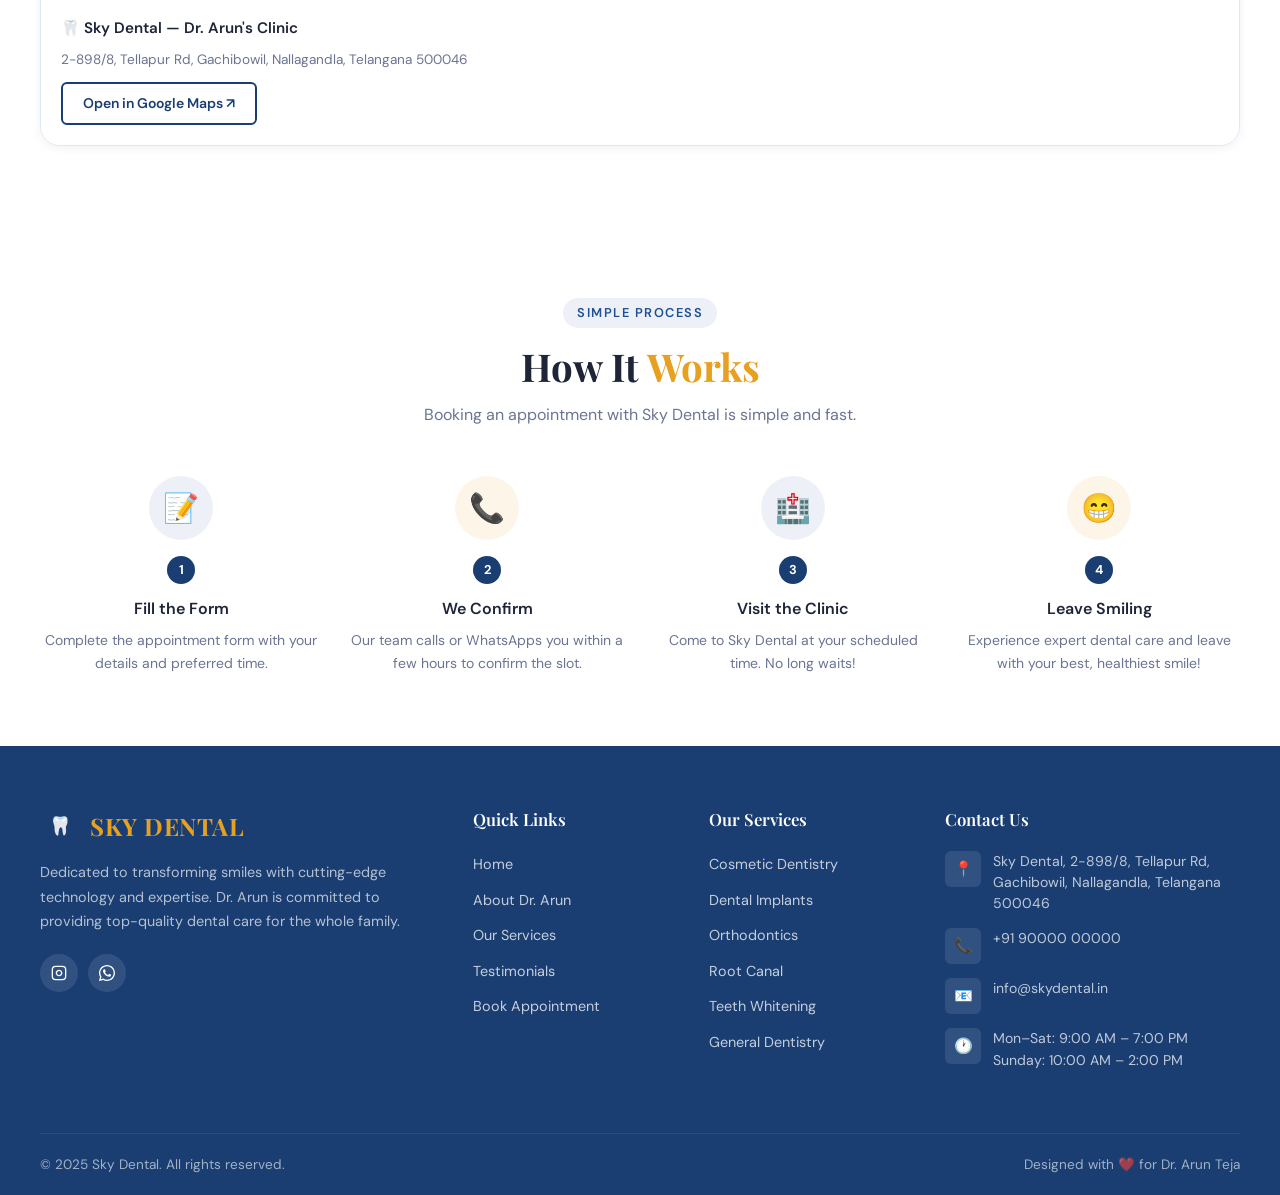
<file: appointment.html>
<!DOCTYPE html>
<html lang="en">
<head>
  <meta charset="UTF-8" />
  <meta name="viewport" content="width=device-width, initial-scale=1.0" />
  <meta name="description" content="Book an appointment with Dr. Arun Teja at Sky Dental, Nallagandla. Easy online appointment booking for all dental treatments." />
  <title>Book Appointment | Sky Dental</title>
  <link rel="icon" href="data:image/svg+xml,<svg xmlns='http://www.w3.org/2000/svg' viewBox='0 0 100 100'><text y='.9em' font-size='90'>🦷</text></svg>" />
  <link rel="stylesheet" href="css/style.css" />
</head>
<body>

  <!-- NAVBAR -->
  <header id="navbar-placeholder"></header>

  <main>
    <!-- ══════════════════════════════════════
         APPOINTMENT HERO
    ══════════════════════════════════════ -->
    <section class="appointment-hero" aria-label="Appointment page header">
      <div class="container">
        <div class="hero-tag" style="justify-content:center;margin-bottom:16px;">📅 Easy Online Booking</div>
        <h1 style="font-family:var(--font-head);font-size:clamp(2rem,4vw,2.8rem);color:var(--white);margin-bottom:12px;">
          Book Your <span style="color:var(--gold);">Appointment</span>
        </h1>
        <p style="color:rgba(255,255,255,0.8);font-size:1rem;max-width:520px;margin:0 auto;">
          Fill the form below and we will confirm your appointment via phone or WhatsApp within a few hours.
        </p>
        <nav class="breadcrumb" style="margin-top:16px;" aria-label="Breadcrumb">
          <a href="index.html">Home</a>
          <span>/</span>
          <span>Book Appointment</span>
        </nav>
      </div>
    </section>

    <!-- ══════════════════════════════════════
         APPOINTMENT FORM
    ══════════════════════════════════════ -->
    <section class="appointment-form-section">
      <div class="container">
        <div class="appointment-form-grid">

          <!-- ─── FORM CARD ─── -->
          <div class="form-card reveal">
            <h2 style="font-family:var(--font-head);font-size:1.5rem;margin-bottom:6px;">
              Request an <span style="color:var(--gold);">Appointment</span>
            </h2>
            <p style="color:var(--text-muted);font-size:0.9rem;margin-bottom:28px;">
              Fill in your details and preferred time. We'll confirm shortly.
            </p>

            <!-- Success / Error Messages -->
            <div id="form-success" class="alert alert-success alert-hidden" role="alert"></div>
            <div id="form-error"   class="alert alert-error   alert-hidden" role="alert"></div>

            <!-- Appointment Form -->
            <form id="appointment-form" novalidate>

              <!-- Hidden fields for FormSubmit.co -->
              <input type="hidden" name="_subject"  value="Sky Dental — New Appointment Request" />
              <input type="hidden" name="_template" value="table" />
              <input type="hidden" name="_captcha"  value="false" />

              <!-- Full Name -->
              <div class="form-group">
                <label for="appt-name">Full Name <span>*</span></label>
                <input type="text" id="appt-name" name="Patient Name"
                       class="form-control" placeholder="e.g. Fathima"
                       required autocomplete="name" />
              </div>

              <!-- Phone + Email -->
              <div class="form-row">
                <div class="form-group">
                  <label for="appt-phone">Phone Number <span>*</span></label>
                  <input type="tel" id="appt-phone" name="Phone Number"
                         class="form-control" placeholder="+91 90000 00000"
                         required autocomplete="tel" />
                </div>
                <div class="form-group">
                  <label for="appt-email">Email Address</label>
                  <input type="email" id="appt-email" name="Email Address"
                         class="form-control" placeholder="you@email.com"
                         autocomplete="email" />
                </div>
              </div>

              <!-- Service Type -->
              <div class="form-group">
                <label for="appt-service">Service Required <span>*</span></label>
                <select id="appt-service" name="Service Required"
                        class="form-control" required>
                  <option value="">-- Select a service --</option>
                  <option value="Cosmetic Dentistry / Smile Makeover">Cosmetic Dentistry / Smile Makeover</option>
                  <option value="Dental Implants">Dental Implants</option>
                  <option value="Root Canal Treatment">Root Canal Treatment</option>
                  <option value="Orthodontics / Braces">Orthodontics / Braces</option>
                  <option value="Teeth Whitening">Teeth Whitening</option>
                  <option value="General Dental Check-up">General Dental Check-up</option>
                  <option value="Crowns & Bridges">Crowns &amp; Bridges</option>
                  <option value="Gum Treatment">Gum Treatment</option>
                  <option value="Pediatric Dentistry">Pediatric Dentistry</option>
                  <option value="Dentures">Dentures</option>
                  <option value="Emergency Dental Care">Emergency Dental Care</option>
                  <option value="Other">Other / Not Sure</option>
                </select>
              </div>

              <!-- Date + Time -->
              <div class="form-row">
                <div class="form-group">
                  <label for="appt-date">Preferred Date <span>*</span></label>
                  <input type="date" id="appt-date" name="Preferred Date"
                         class="form-control" required />
                </div>
                <div class="form-group">
                  <label for="appt-time">Preferred Time <span>*</span></label>
                  <select id="appt-time" name="Preferred Time"
                          class="form-control" required>
                    <option value="">-- Select time --</option>
                    <option value="9:00 AM – 10:00 AM">9:00 AM – 10:00 AM</option>
                    <option value="10:00 AM – 11:00 AM">10:00 AM – 11:00 AM</option>
                    <option value="11:00 AM – 12:00 PM">11:00 AM – 12:00 PM</option>
                    <option value="12:00 PM – 1:00 PM">12:00 PM – 1:00 PM</option>
                    <option value="2:00 PM – 3:00 PM">2:00 PM – 3:00 PM</option>
                    <option value="3:00 PM – 4:00 PM">3:00 PM – 4:00 PM</option>
                    <option value="4:00 PM – 5:00 PM">4:00 PM – 5:00 PM</option>
                    <option value="5:00 PM – 6:00 PM">5:00 PM – 6:00 PM</option>
                    <option value="6:00 PM – 7:00 PM">6:00 PM – 7:00 PM</option>
                  </select>
                </div>
              </div>

              <!-- Message / Symptoms -->
              <div class="form-group">
                <label for="appt-message">Symptoms / Message</label>
                <textarea id="appt-message" name="Symptoms or Message"
                          class="form-control" rows="4"
                          placeholder="Describe your symptoms or dental concerns (optional)…"></textarea>
              </div>

              <!-- Referral source (optional) -->
              <div class="form-group">
                <label for="appt-referral">How Did You Hear About Us?</label>
                <select id="appt-referral" name="Referral Source" class="form-control">
                  <option value="">-- Select --</option>
                  <option value="Google Search">Google Search</option>
                  <option value="Friend or Family Recommendation">Friend / Family</option>
                  <option value="Social Media">Social Media (Instagram / Facebook)</option>
                  <option value="Walking by the Clinic">Walked past the clinic</option>
                  <option value="Justdial / Practo">Justdial / Practo</option>
                  <option value="Other">Other</option>
                </select>
              </div>

              <!-- Terms note -->
              <p style="font-size:0.8rem;color:var(--text-muted);margin-bottom:20px;">
                By submitting this form, you agree to be contacted by Sky Dental to confirm your appointment.
                Your information is kept strictly confidential.
              </p>

              <button type="submit" class="btn btn-primary w-100 btn-lg" id="submit-btn">
                📅 Submit Appointment Request
              </button>
            </form>
          </div>

          <!-- ─── INFO SIDEBAR ─── -->
          <div class="reveal reveal-delay-2">

            <!-- Info Card -->
            <div class="appt-info-card">
              <h3>📋 Appointment Info</h3>

              <div class="appt-info-item">
                <div class="icon">📍</div>
                <div>
                  <h4>Clinic Address</h4>
                  <p>Sky Dental, 2-898/8, Tellapur Rd, Gachibowil, Nallagandla, Telangana 500046</p>
                </div>
              </div>

              <div class="appt-info-item">
                <div class="icon">📞</div>
                <div>
                  <h4>Phone / WhatsApp</h4>
                  <p><a href="tel:+919000000000" style="color:var(--gold-light);">+91 90000 00000</a></p>
                </div>
              </div>

              <div class="appt-info-item">
                <div class="icon">📧</div>
                <div>
                  <h4>Email</h4>
                  <p><a href="mailto:info@skydental.in" style="color:var(--gold-light);">info@skydental.in</a></p>
                </div>
              </div>

              <!-- Hours -->
              <h3 style="margin-top:28px;margin-bottom:16px;color:var(--gold);">🕐 Clinic Hours</h3>
              <table class="hours-table">
                <tr><td>Monday – Friday</td><td>9:00 AM – 7:00 PM</td></tr>
                <tr><td>Saturday</td><td>9:00 AM – 5:00 PM</td></tr>
                <tr><td>Sunday</td><td>10:00 AM – 2:00 PM</td></tr>
              </table>

              <!-- Note -->
              <div style="background:rgba(255,255,255,0.08);border-radius:var(--radius-sm);padding:14px;margin-top:24px;font-size:0.85rem;line-height:1.6;opacity:0.9;">
                <strong>📌 Note:</strong> This is an online request form. Your appointment will be <strong>confirmed via phone or WhatsApp</strong> within a few hours. For emergencies, please call us directly.
              </div>
            </div>

            <!-- Quick Contact Buttons -->
            <div style="display:flex;flex-direction:column;gap:12px;margin-top:20px;">
              <a href="tel:+919000000000" class="btn btn-primary btn-lg w-100" style="justify-content:center;">
                📞 Call Us Directly
              </a>
              <a href="https://wa.me/919000000000?text=Hello%20Sky%20Dental%2C%20I%20would%20like%20to%20book%20an%20appointment."
                 target="_blank" rel="noopener"
                 class="btn btn-gold btn-lg w-100" style="justify-content:center;">
                💬 Book via WhatsApp
              </a>
            </div>

            <!-- Map -->
            <div class="map-wrapper" style="margin-top:24px;">
              <iframe
                src="https://www.google.com/maps/embed?pb=!1m18!1m12!1m3!1d3806.0!2d78.3!3d17.45!2m3!1f0!2f0!3f0!3m2!1i1024!2i768!4f13.1!3m3!1m2!1s0x0%3A0x0!2zMTfCsDI3JzAwLjAiTiA3OMKwMTgnMDAuMCJF!5e0!3m2!1sen!2sin!4v1620000000000!5m2!1sen!2sin"
                allowfullscreen
                loading="lazy"
                referrerpolicy="no-referrer-when-downgrade"
                style="height:220px;"
                title="Sky Dental map"
                aria-label="Google Map showing Sky Dental location">
              </iframe>
              <div class="map-info" style="padding:16px;">
                <a href="https://maps.google.com/?q=Sky+Dental+Gachibowil+Nallagandla+Telangana"
                   target="_blank" rel="noopener" class="btn btn-outline btn-sm">
                  🗺 Open in Google Maps ↗
                </a>
              </div>
            </div>
          </div>

        </div>
      </div>
    </section>

    <!-- ══════════════════════════════════════
         CLINIC LOCATION + CONTACT INFO
    ══════════════════════════════════════ -->
    <section style="background:var(--white);padding:80px 0;">
      <div class="container">
        <div class="text-center reveal">
          <div class="section-tag">Find Us</div>
          <h2 class="section-title">Clinic <span>Location & Contact</span></h2>
          <p class="section-subtitle">Visit us, call us, or WhatsApp us — we're always happy to help.</p>
        </div>

        <div style="display:grid;grid-template-columns: 2fr ;gap:40px;margin-top:48px;
        align-items:start;"class="location-contact-grid">

          <!-- Contact Info -->
          <div class="reveal">
            <!-- Info Cards -->
            <div style="display:flex;flex-direction:column;gap:16px;">

              <div class="contact-info-card" style="text-align:left;display:flex;align-items:flex-start;gap:16px;">
                <div class="contact-info-icon" style="flex-shrink:0;">📍</div>
                <div>
                  <h3 style="margin-bottom:6px;font-size:1rem;">Our Address</h3>
                  <p>Sky Dental, 2-898/8, Tellapur Rd,<br>Gachibowil, Nallagandla,<br>Telangana 500046</p>
                  <a href="https://maps.google.com/?q=Sky+Dental+Gachibowil+Nallagandla+Telangana"
                     target="_blank" rel="noopener"
                     class="btn btn-outline btn-sm" style="margin-top:12px;display:inline-flex;">
                    🗺 Get Directions ↗
                  </a>
                </div>
              </div>

              <div class="contact-info-card" style="text-align:left;display:flex;align-items:flex-start;gap:16px;">
                <div class="contact-info-icon" style="flex-shrink:0;">📞</div>
                <div>
                  <h3 style="margin-bottom:6px;font-size:1rem;">Phone & WhatsApp</h3>
                  <p>
                    <a href="tel:+919000000000" style="color:var(--blue-mid);font-weight:600;">+91 90000 00000</a><br>
                    <a href="https://wa.me/919000000000" target="_blank" rel="noopener" style="color:var(--gold);font-weight:600;">💬 Chat on WhatsApp</a>
                  </p>
                </div>
              </div>

              <div class="contact-info-card" style="text-align:left;display:flex;align-items:flex-start;gap:16px;">
                <div class="contact-info-icon" style="flex-shrink:0;">📧</div>
                <div>
                  <h3 style="margin-bottom:6px;font-size:1rem;">Email</h3>
                  <p><a href="mailto:info@skydental.in" style="color:var(--blue-mid);">info@skydental.in</a></p>
                </div>
              </div>

              <div class="contact-info-card" style="text-align:left;display:flex;align-items:flex-start;gap:16px;">
                <div class="contact-info-icon" style="flex-shrink:0;">🕐</div>
                <div>
                  <h3 style="margin-bottom:6px;font-size:1rem;">Clinic Hours</h3>
                  <table style="width:100%;font-size:0.875rem;border-collapse:collapse;">
                    <tr style="border-bottom:1px solid var(--gray-100);">
                      <td style="padding:6px 0;color:var(--text-muted);">Mon – Fri</td>
                      <td style="text-align:right;font-weight:600;color:var(--blue-mid);">9:00 AM – 7:00 PM</td>
                    </tr>
                    <tr style="border-bottom:1px solid var(--gray-100);">
                      <td style="padding:6px 0;color:var(--text-muted);">Saturday</td>
                      <td style="text-align:right;font-weight:600;color:var(--blue-mid);">9:00 AM – 5:00 PM</td>
                    </tr>
                    <tr>
                      <td style="padding:6px 0;color:var(--text-muted);">Sunday</td>
                      <td style="text-align:right;font-weight:600;color:var(--gold);">10:00 AM – 2:00 PM</td>
                    </tr>
                  </table>
                </div>
              </div>

            </div>
          </div>

          <!-- Map -->
          <div class="map-wrapper reveal reveal-delay-2" style="border-radius:var(--radius-lg);overflow:hidden;border:1px solid var(--gray-200);box-shadow:var(--shadow-sm);">
            <iframe
              src="https://www.google.com/maps/embed?pb=!1m18!1m12!1m3!1d3806.0!2d78.3!3d17.45!2m3!1f0!2f0!3f0!3m2!1i1024!2i768!4f13.1!3m3!1m2!1s0x0%3A0x0!2zMTfCsDI3JzAwLjAiTiA3OMKwMTgnMDAuMCJF!5e0!3m2!1sen!2sin!4v1620000000000!5m2!1sen!2sin"
              width="100%"
              height="380"
              style="border:none;display:block;"
              allowfullscreen
              loading="lazy"
              referrerpolicy="no-referrer-when-downgrade"
              title="Sky Dental on Google Maps"
              aria-label="Map showing Sky Dental's location">
            </iframe>
            <div style="background:var(--white);padding:20px;">
              <h4 style="font-weight:600;font-size:0.95rem;margin-bottom:8px;">🦷 Sky Dental — Dr. Arun's Clinic</h4>
              <p style="font-size:0.85rem;color:var(--text-muted);margin-bottom:12px;">2-898/8, Tellapur Rd, Gachibowil, Nallagandla, Telangana 500046</p>
              <a href="https://maps.google.com/?q=Sky+Dental+Gachibowil+Nallagandla+Telangana"
                 target="_blank" rel="noopener"
                 class="btn btn-outline btn-sm">Open in Google Maps ↗</a>
            </div>
          </div>

        </div>
      </div>
    </section>

    <!-- ══════════════════════════════════════
         HOW IT WORKS
    ══════════════════════════════════════ -->
    <section style="background:var(--white);padding:72px 0;">
      <div class="container">
        <div class="text-center reveal">
          <div class="section-tag">Simple Process</div>
          <h2 class="section-title">How It <span>Works</span></h2>
          <p class="section-subtitle">Booking an appointment with Sky Dental is simple and fast.</p>
        </div>

        <div style="display:grid;grid-template-columns:repeat(4,1fr);gap:24px;margin-top:48px;" class="steps-grid">
          <div style="text-align:center;" class="reveal reveal-delay-1">
            <div style="width:64px;height:64px;background:rgba(30,80,150,0.08);border-radius:50%;display:flex;align-items:center;justify-content:center;font-size:1.8rem;margin:0 auto 16px;">📝</div>
            <div style="width:28px;height:28px;background:var(--blue-dark);color:white;border-radius:50%;display:flex;align-items:center;justify-content:center;font-size:0.8rem;font-weight:700;margin:0 auto 12px;">1</div>
            <h4 style="font-weight:600;margin-bottom:8px;">Fill the Form</h4>
            <p style="font-size:0.875rem;color:var(--text-muted);">Complete the appointment form with your details and preferred time.</p>
          </div>
          <div style="text-align:center;" class="reveal reveal-delay-2">
            <div style="width:64px;height:64px;background:rgba(232,160,32,0.1);border-radius:50%;display:flex;align-items:center;justify-content:center;font-size:1.8rem;margin:0 auto 16px;">📞</div>
            <div style="width:28px;height:28px;background:var(--blue-dark);color:white;border-radius:50%;display:flex;align-items:center;justify-content:center;font-size:0.8rem;font-weight:700;margin:0 auto 12px;">2</div>
            <h4 style="font-weight:600;margin-bottom:8px;">We Confirm</h4>
            <p style="font-size:0.875rem;color:var(--text-muted);">Our team calls or WhatsApps you within a few hours to confirm the slot.</p>
          </div>
          <div style="text-align:center;" class="reveal reveal-delay-3">
            <div style="width:64px;height:64px;background:rgba(30,80,150,0.08);border-radius:50%;display:flex;align-items:center;justify-content:center;font-size:1.8rem;margin:0 auto 16px;">🏥</div>
            <div style="width:28px;height:28px;background:var(--blue-dark);color:white;border-radius:50%;display:flex;align-items:center;justify-content:center;font-size:0.8rem;font-weight:700;margin:0 auto 12px;">3</div>
            <h4 style="font-weight:600;margin-bottom:8px;">Visit the Clinic</h4>
            <p style="font-size:0.875rem;color:var(--text-muted);">Come to Sky Dental at your scheduled time. No long waits!</p>
          </div>
          <div style="text-align:center;" class="reveal reveal-delay-1">
            <div style="width:64px;height:64px;background:rgba(232,160,32,0.1);border-radius:50%;display:flex;align-items:center;justify-content:center;font-size:1.8rem;margin:0 auto 16px;">😁</div>
            <div style="width:28px;height:28px;background:var(--blue-dark);color:white;border-radius:50%;display:flex;align-items:center;justify-content:center;font-size:0.8rem;font-weight:700;margin:0 auto 12px;">4</div>
            <h4 style="font-weight:600;margin-bottom:8px;">Leave Smiling</h4>
            <p style="font-size:0.875rem;color:var(--text-muted);">Experience expert dental care and leave with your best, healthiest smile!</p>
          </div>
        </div>
      </div>
    </section>

  </main>

  <!-- FOOTER -->
  <div id="footer-placeholder"></div>

  <script src="js/components.js"></script>
  <script src="js/main.js"></script>
  <script src="js/appointment.js"></script>

  <style>
    @media(max-width:768px){
      .steps-grid { grid-template-columns:repeat(2,1fr) !important; }
    }
    @media(max-width:480px){
      .steps-grid { grid-template-columns:1fr !important; }
    }
  </style>
</body>
</html>
</file>
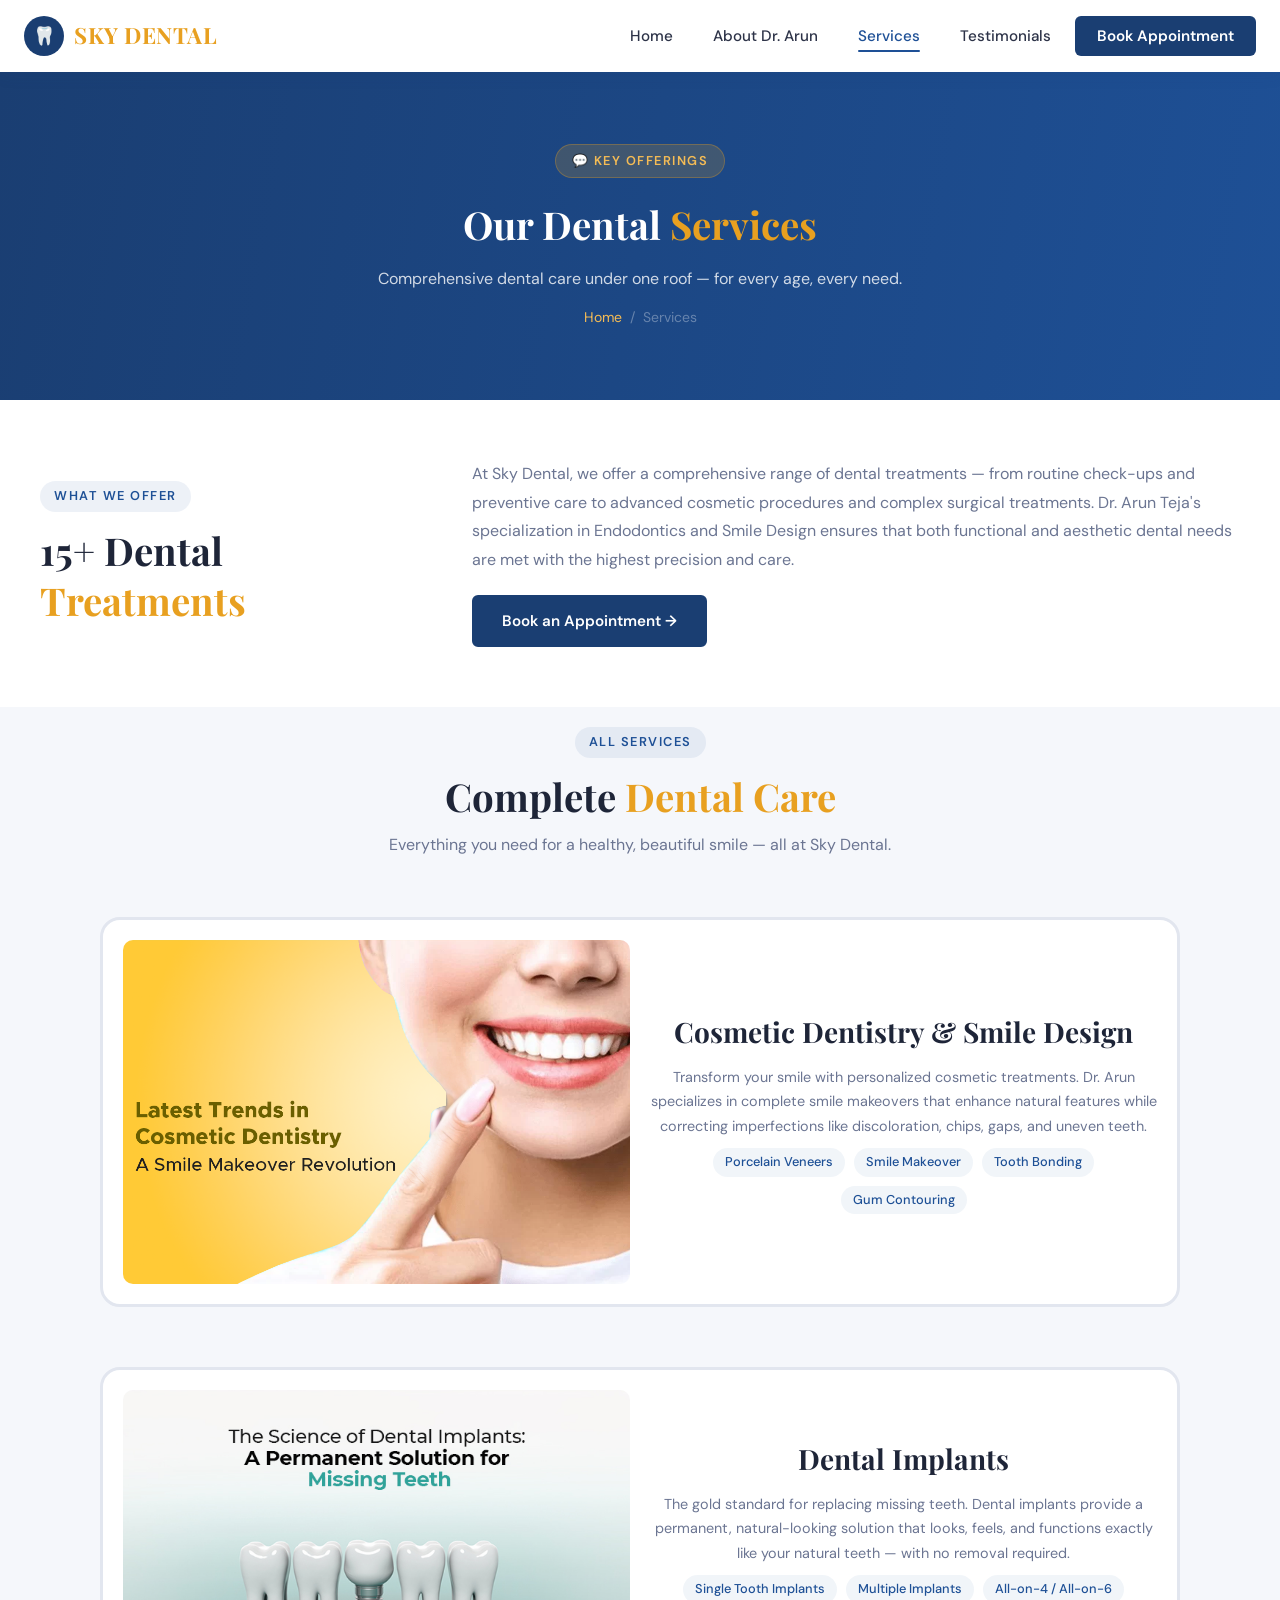
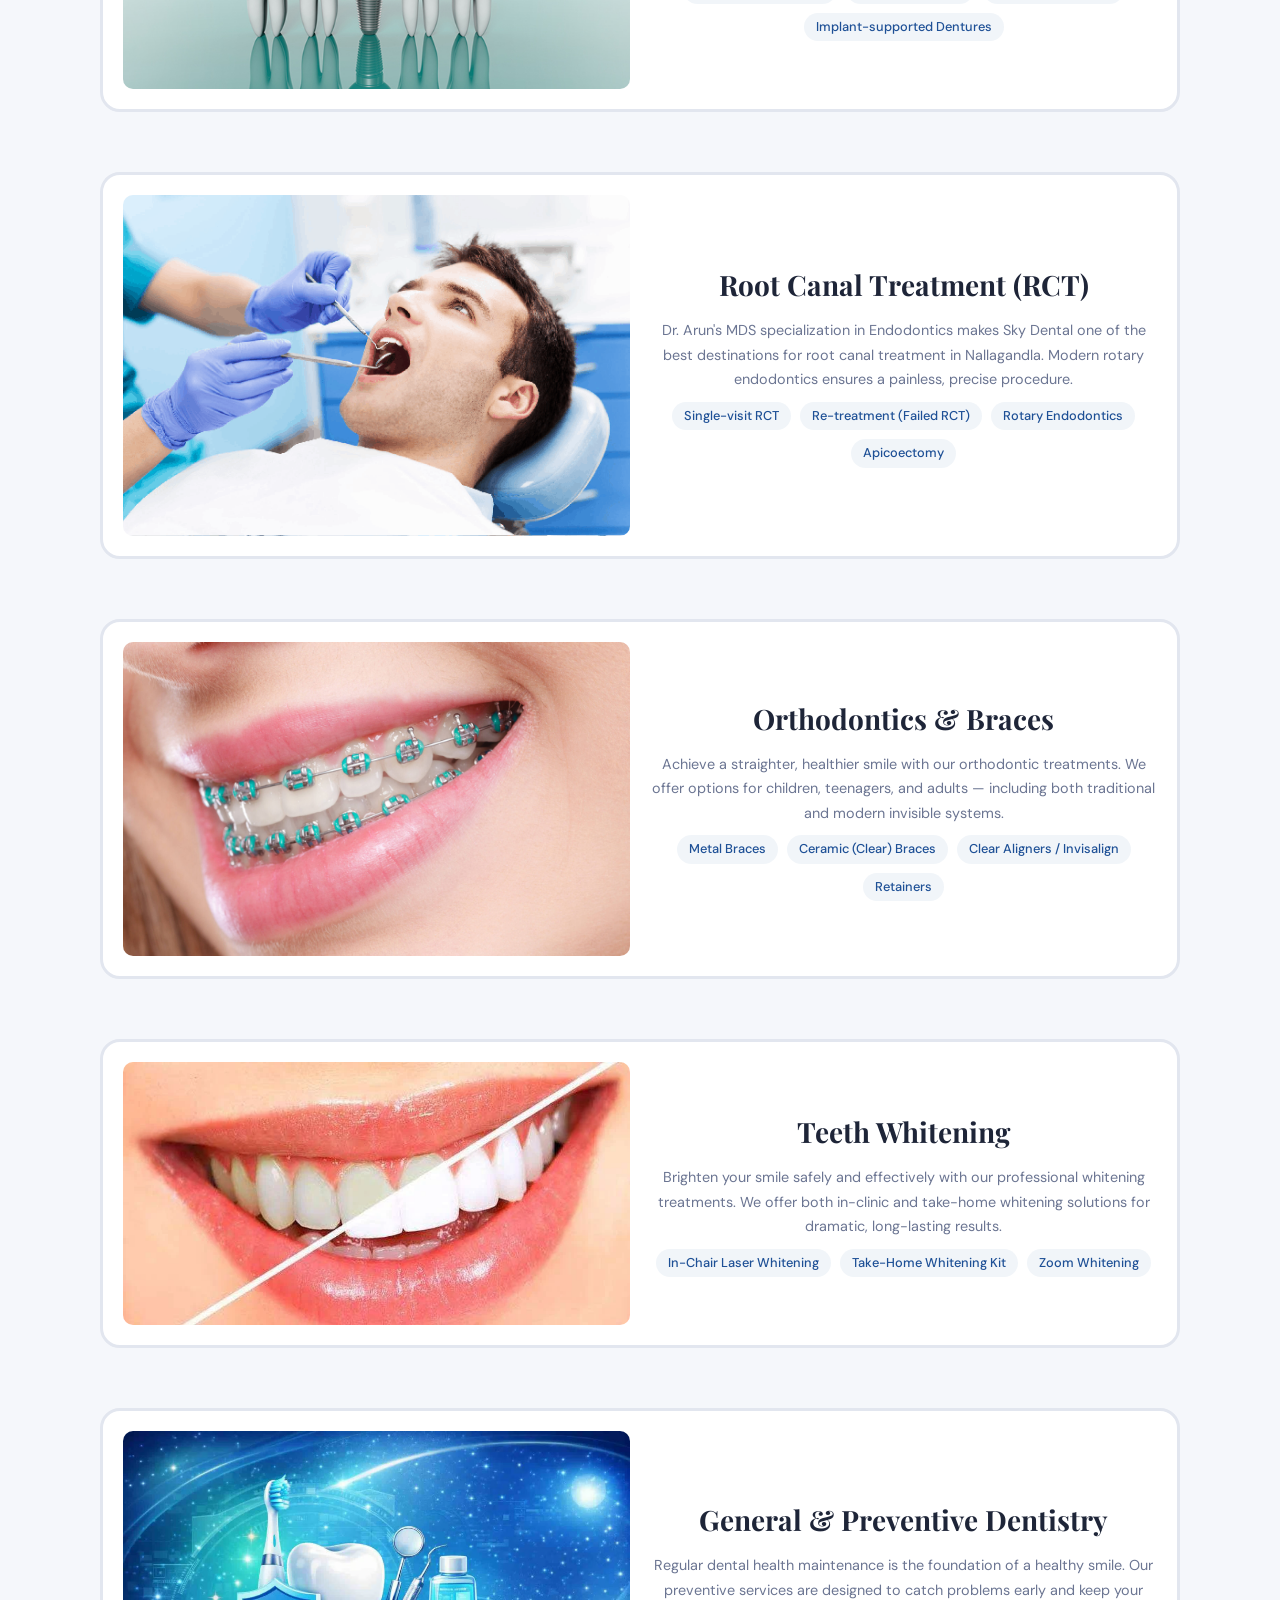
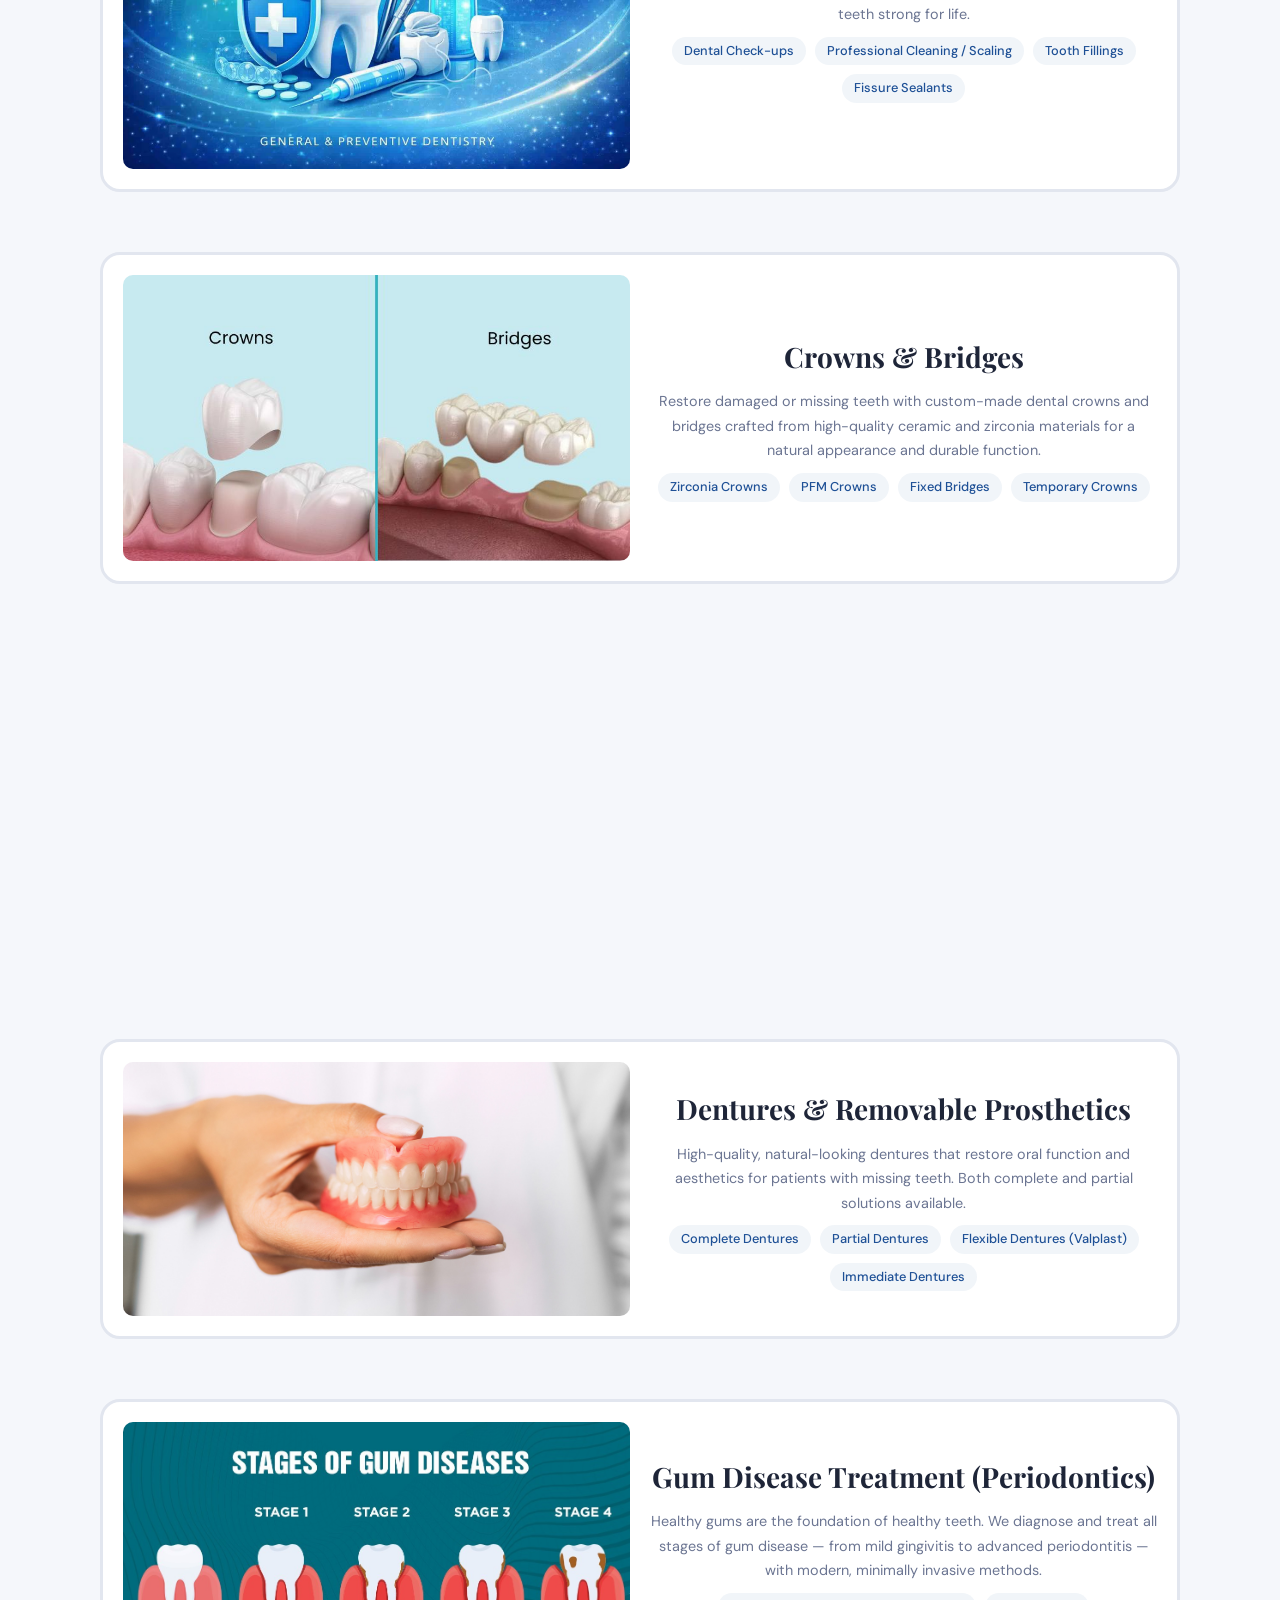
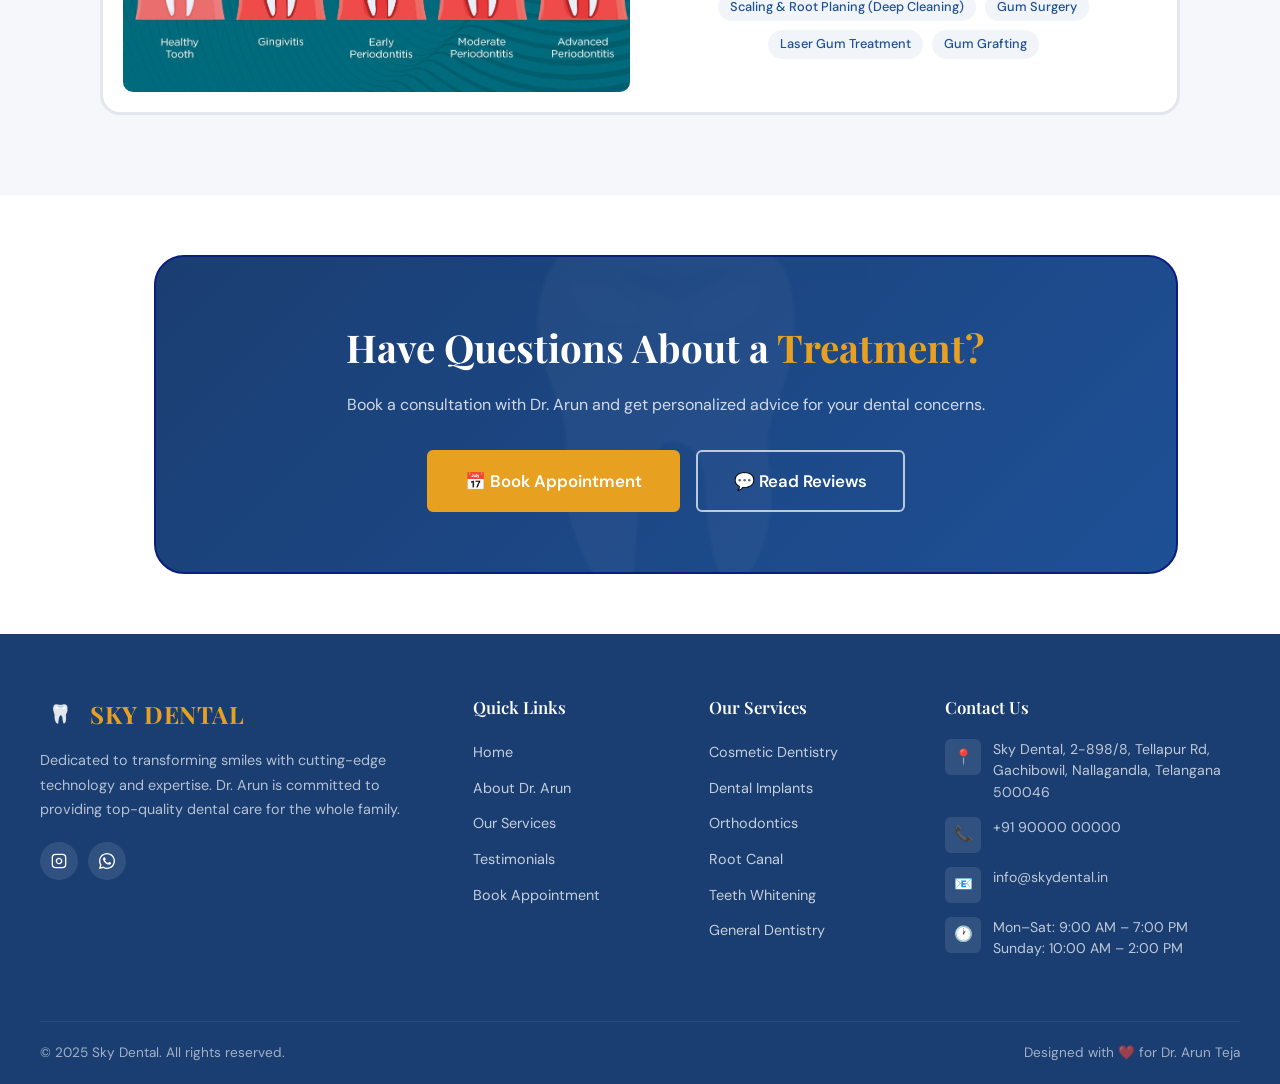
<file: services.html>
<!DOCTYPE html>
<html lang="en">
<head>
  <meta charset="UTF-8" />
  <meta name="viewport" content="width=device-width, initial-scale=1.0" />
  <meta name="description" content="Explore all dental services at Sky Dental — Cosmetic Dentistry, Implants, Root Canal, Orthodontics, Teeth Whitening, and more in Nallagandla, Telangana." />
  <title>Our Services | Sky Dental</title>
  <link rel="icon" href="data:image/svg+xml,<svg xmlns='http://www.w3.org/2000/svg' viewBox='0 0 100 100'><text y='.9em' font-size='90'>🦷</text></svg>" />
  <link rel="stylesheet" href="css/style.css" />
</head>
<body>

  <!-- NAVBAR -->
  <header id="navbar-placeholder"></header>

  <main>
    <!-- ══════════════════════════════════════
         PAGE HERO
    ══════════════════════════════════════ -->
    <section class="page-hero" aria-label="Services page header">
      <div class="container">
        <div class="page-hero-content">
          <div class="hero-tag" style="justify-content:center;margin-bottom:16px;">💬 Key Offerings</div>
          <h1>Our Dental <span>Services</span></h1>
          <p>Comprehensive dental care under one roof — for every age, every need.</p>
          <nav class="breadcrumb" aria-label="Breadcrumb">
            <a href="index.html">Home</a>
            <span>/</span>
            <span>Services</span>
          </nav>
        </div>
      </div>
    </section>

    <!-- ══════════════════════════════════════
         INTRO
    ══════════════════════════════════════ -->
    <section style="background:var(--white);padding:60px 0;">
      <div class="container">
        <div style="display:grid;grid-template-columns:1fr 2fr;gap:48px;align-items:center;" class="services-intro-grid">
          <div class="reveal">
            <div class="section-tag">What We Offer</div>
            <h2 class="section-title">15+ Dental <span>Treatments</span></h2>
          </div>
          <div class="reveal reveal-delay-2">
            <p style="color:var(--text-muted);font-size:1rem;line-height:1.8;">
              At Sky Dental, we offer a comprehensive range of dental treatments — from routine check-ups and preventive care to advanced cosmetic procedures and complex surgical treatments. Dr. Arun Teja's specialization in Endodontics and Smile Design ensures that both functional and aesthetic dental needs are met with the highest precision and care.
            </p>
            <a href="appointment.html" class="btn btn-primary mt-24" style="display:inline-flex;margin-top:20px;">Book an Appointment →</a>
          </div>
        </div>
      </div>
    </section>

    <!-- ══════════════════════════════════════
         SERVICES LIST — DETAILED
    ══════════════════════════════════════ -->
    <section class="services-section" style="background:var(--off-white);">
      <div class="container">
        

        <div class="text-center reveal">
          <div class="section-tag">All Services</div>
          <h2 class="section-title">Complete <span>Dental Care</span></h2>
          <p class="section-subtitle">Everything you need for a healthy, beautiful smile — all at Sky Dental.</p>
        </div>

        <div style="margin-top:48px;">

          <!-- Cosmetic Dentistry -->
            <div class="service-detail-card reveal">
            <div class="service-detail-icon">
            <img src="./images/cosmetic-dentistry.png" alt="Cosmetic Dentistry">
            </div>
            <div>
              <h3>Cosmetic Dentistry & Smile Design</h3>
              <p>Transform your smile with personalized cosmetic treatments. Dr. Arun specializes in complete smile makeovers that enhance natural features while correcting imperfections like discoloration, chips, gaps, and uneven teeth.</p>
              <ul>
                <li>Porcelain Veneers</li>
                <li>Smile Makeover</li>
                <li>Tooth Bonding</li>
                <li>Gum Contouring</li>
              </ul>
            </div>
          </div>








          

          <!-- Dental Implants -->
          <div class="service-detail-card reveal">
            <div class="service-detail-icon">
              <img src="./images/dental implant1.jpg" height="100%" width="100%">
            </div>
            <div>
              <h3>Dental Implants</h3>
              <p>The gold standard for replacing missing teeth. Dental implants provide a permanent, natural-looking solution that looks, feels, and functions exactly like your natural teeth — with no removal required.</p>
              <ul>
                <li>Single Tooth Implants</li>
                <li>Multiple Implants</li>
                <li>All-on-4 / All-on-6</li>
                <li>Implant-supported Dentures</li>
              </ul>
            </div>
          </div>

          <!-- Root Canal Treatment -->
          <div class="service-detail-card reveal">
            <div class="service-detail-icon">
              <img src="./images/RCT canal.webp" height="100%" width="100%">
            </div>
            <div>
              <h3>Root Canal Treatment (RCT)</h3>
              <p>Dr. Arun's MDS specialization in Endodontics makes Sky Dental one of the best destinations for root canal treatment in Nallagandla. Modern rotary endodontics ensures a painless, precise procedure.</p>
              <ul>
                <li>Single-visit RCT</li>
                <li>Re-treatment (Failed RCT)</li>
                <li>Rotary Endodontics</li>
                <li>Apicoectomy</li>
              </ul>
            </div>
          </div>

          <!-- Orthodontics -->
          <div class="service-detail-card reveal">
            <div class="service-detail-icon">
              <img src="./images/teeth-braces1.jpg" height="100%" width="100%">
            </div>
            <div>
              <h3>Orthodontics & Braces</h3>
              <p>Achieve a straighter, healthier smile with our orthodontic treatments. We offer options for children, teenagers, and adults — including both traditional and modern invisible systems.</p>
              <ul>
                <li>Metal Braces</li>
                <li>Ceramic (Clear) Braces</li>
                <li>Clear Aligners / Invisalign</li>
                <li>Retainers</li>
              </ul>
            </div>
          </div>

          <!-- Teeth Whitening -->
          <div class="service-detail-card reveal">
            <div class="service-detail-icon">
              <img src="./images/teeth-white.webp" height="100%" width="100%">
            </div>
            <div>
              <h3>Teeth Whitening</h3>
              <p>Brighten your smile safely and effectively with our professional whitening treatments. We offer both in-clinic and take-home whitening solutions for dramatic, long-lasting results.</p>
              <ul>
                <li>In-Chair Laser Whitening</li>
                <li>Take-Home Whitening Kit</li>
                <li>Zoom Whitening</li>
              </ul>
            </div>
          </div>

          <!-- General Dentistry -->
          <div class="service-detail-card reveal">
            <div class="service-detail-icon">
              <img src="./images/general preventive.avif" height="100%" width="100%">
            </div>
            <div>
              <h3>General & Preventive Dentistry</h3>
              <p>Regular dental health maintenance is the foundation of a healthy smile. Our preventive services are designed to catch problems early and keep your teeth strong for life.</p>
              <ul>
                <li>Dental Check-ups</li>
                <li>Professional Cleaning / Scaling</li>
                <li>Tooth Fillings</li>
                <li>Fissure Sealants</li>
              </ul>
            </div>
          </div>

          <!-- Crowns & Bridges -->
          <div class="service-detail-card reveal">
            <div class="service-detail-icon">
              <img src="./images/crowns.jpg" height="100%" width="100%">
            </div>
            <div>
              <h3>Crowns & Bridges</h3>
              <p>Restore damaged or missing teeth with custom-made dental crowns and bridges crafted from high-quality ceramic and zirconia materials for a natural appearance and durable function.</p>
              <ul>
                <li>Zirconia Crowns</li>
                <li>PFM Crowns</li>
                <li>Fixed Bridges</li>
                <li>Temporary Crowns</li>
              </ul>
            </div>
          </div>

          <!-- Pediatric Dentistry -->
          <div class="service-detail-card reveal">
            <div class="service-detail-icon">
              <img src="./images/pediatricd3.png" height="100%" width="100%">
            </div>
            <div>
              <h3>Pediatric Dentistry</h3>
              <p>Specialized, gentle dental care for children aged 2 and above. We make dental visits fun, comfortable, and positive — building healthy habits from the very first visit.</p>
              <ul>
                <li>Child Dental Check-ups</li>
                <li>Space Maintainers</li>
                <li>Fluoride Application</li>
                <li>Kids' Cleanings</li>
              </ul>
            </div>
          </div>

          <!-- Dentures -->
          <div class="service-detail-card reveal">
            <div class="service-detail-icon">
              <img src="./images/Removable-Dentures.jpg"  height="100%" width="100%">
            </div>
            <div>
              <h3>Dentures & Removable Prosthetics</h3>
              <p>High-quality, natural-looking dentures that restore oral function and aesthetics for patients with missing teeth. Both complete and partial solutions available.</p>
              <ul>
                <li>Complete Dentures</li>
                <li>Partial Dentures</li>
                <li>Flexible Dentures (Valplast)</li>
                <li>Immediate Dentures</li>
              </ul>
            </div>
          </div>

          <!-- Gum Treatment -->
          <div class="service-detail-card reveal">
            <div class="service-detail-icon">
              <img src="./images/gum disease1.jpg" height="100%" width="100%">
            </div>
            <div>
              <h3>Gum Disease Treatment (Periodontics)</h3>
              <p>Healthy gums are the foundation of healthy teeth. We diagnose and treat all stages of gum disease — from mild gingivitis to advanced periodontitis — with modern, minimally invasive methods.</p>
              <ul>
                <li>Scaling & Root Planing (Deep Cleaning)</li>
                <li>Gum Surgery</li>
                <li>Laser Gum Treatment</li>
                <li>Gum Grafting</li>
              </ul>
            </div>
          </div>

        </div>
      </div>
    </section>

    <!-- CTA -->
    <section class="cta-banner">
      <div class="container">
        <h2>Have Questions About a <span>Treatment?</span></h2>
        <p>Book a consultation with Dr. Arun and get personalized advice for your dental concerns.</p>
        <div class="cta-actions">
          <a href="appointment.html" class="btn btn-gold btn-lg">📅 Book Appointment</a>
          <a href="testimonials.html" class="btn btn-outline-white btn-lg">💬 Read Reviews</a>
        </div>
      </div>
    </section>
  </main>

  <!-- FOOTER -->
  <div id="footer-placeholder"></div>

  <script src="js/components.js"></script>
  <script src="js/main.js"></script>

  <style>
    @media(max-width:768px){
      .services-intro-grid { grid-template-columns:1fr !important; }
    }
  </style>
</body>
</html>
</file>
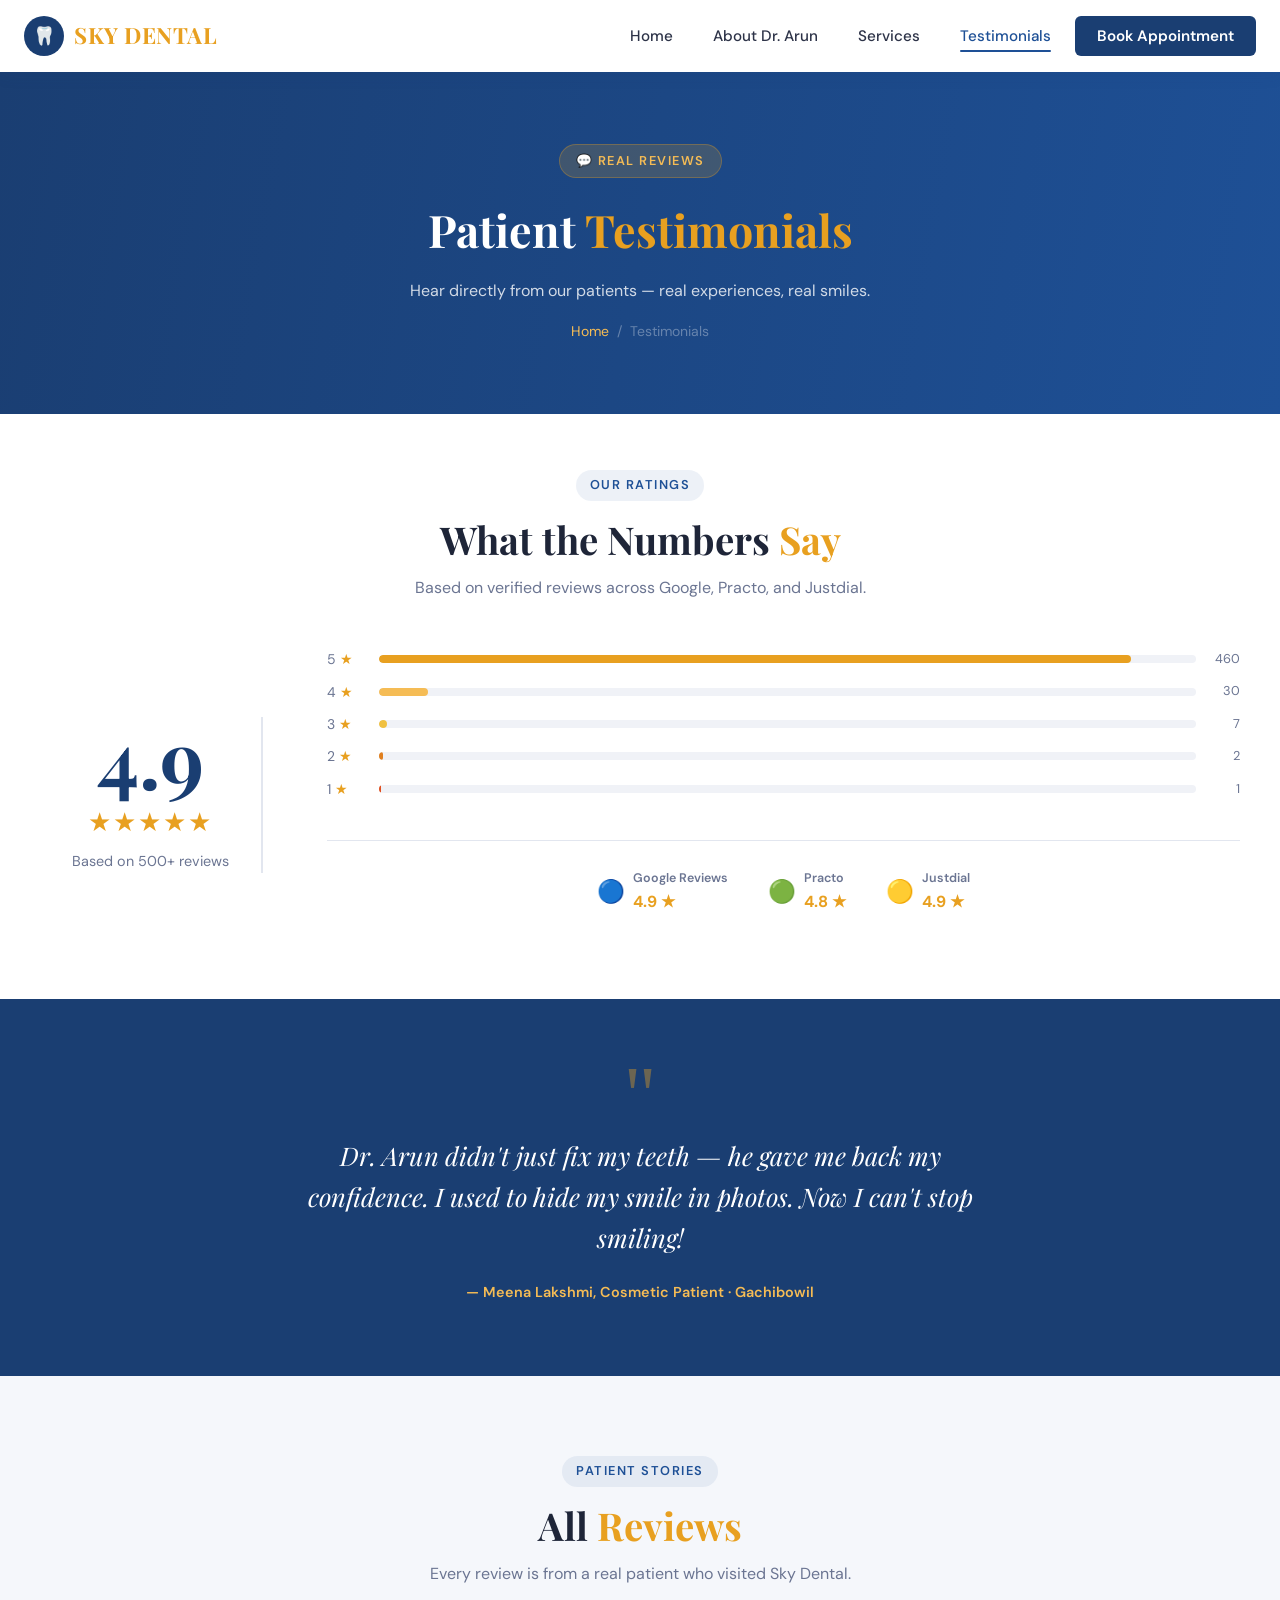
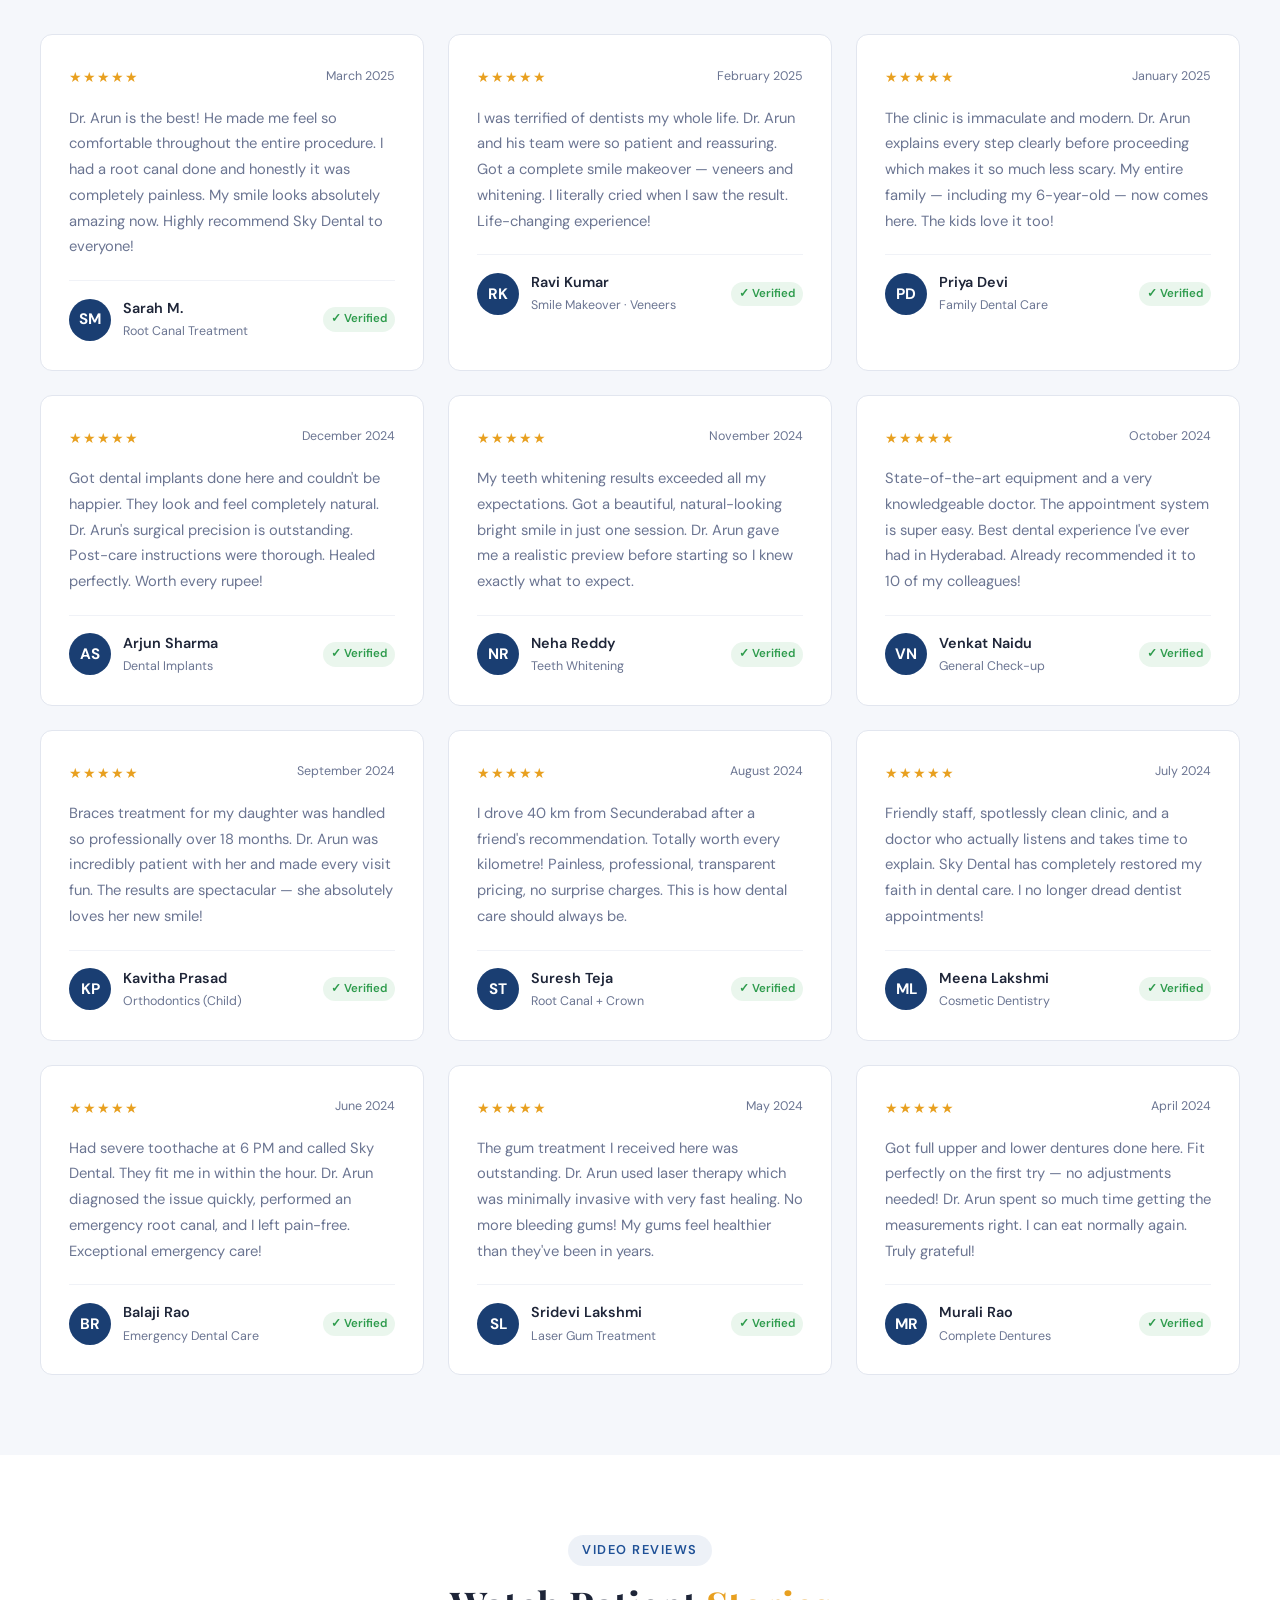
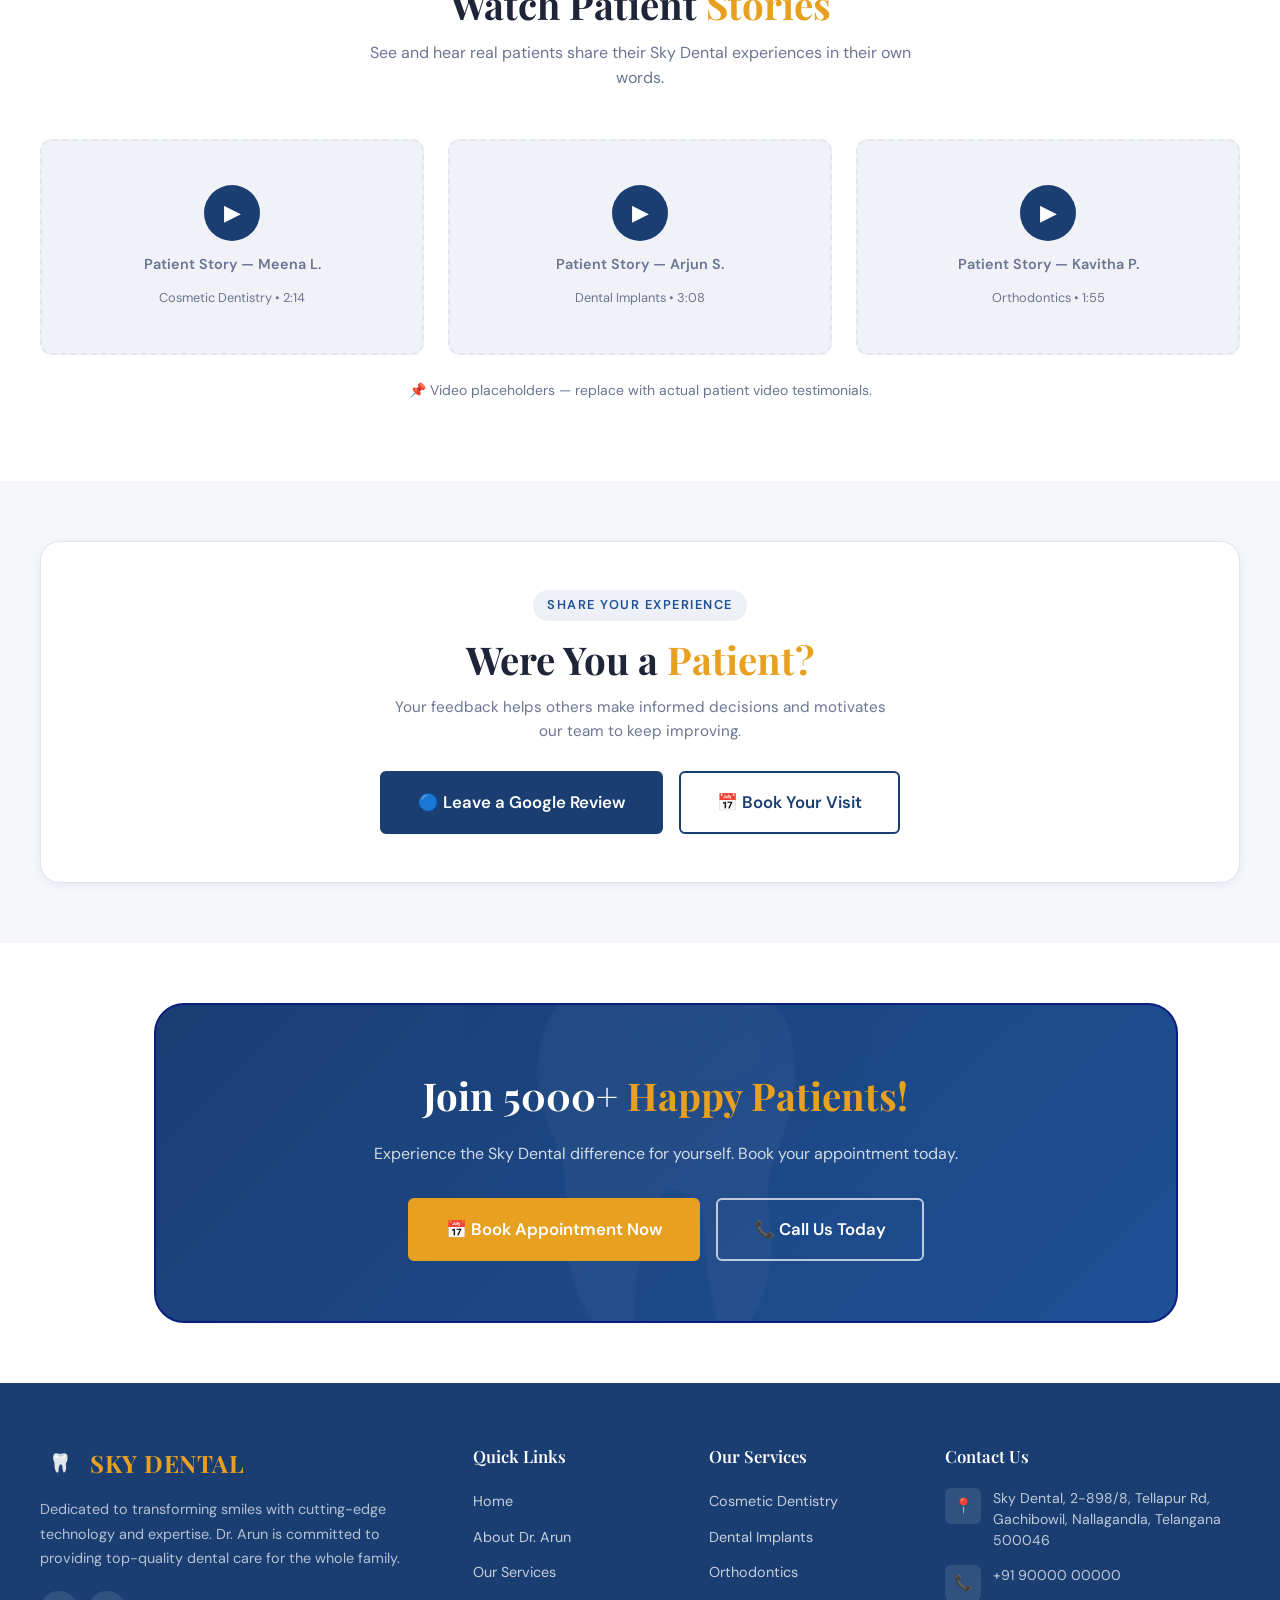
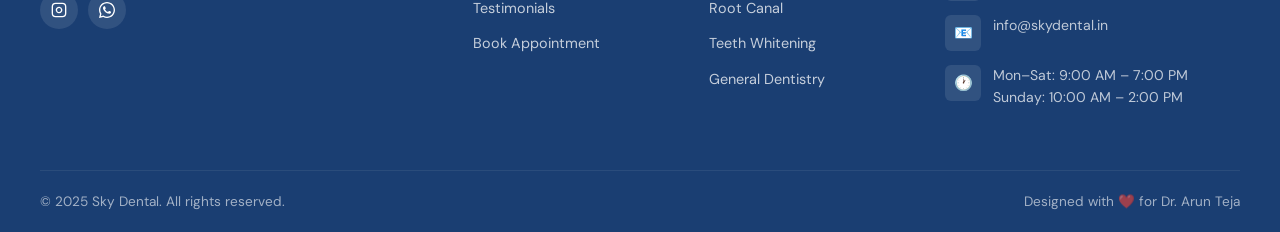
<file: testimonials.html>
<!DOCTYPE html>
<html lang="en">
<head>
  <meta charset="UTF-8" />
  <meta name="viewport" content="width=device-width, initial-scale=1.0" />
  <meta name="description" content="Read what patients say about Dr. Arun Teja and Sky Dental — real reviews from happy patients in Nallagandla, Gachibowil, Telangana." />
  <title>Patient Testimonials | Sky Dental</title>
  <link rel="icon" href="data:image/svg+xml,<svg xmlns='http://www.w3.org/2000/svg' viewBox='0 0 100 100'><text y='.9em' font-size='90'>🦷</text></svg>" />
  <link rel="stylesheet" href="css/style.css" />
</head>
<body>

  <!-- NAVBAR -->
  <header id="navbar-placeholder"></header>

  <main>

    <!-- ══════════════════════════════════════
         HERO
    ══════════════════════════════════════ -->
    <section class="testi-hero" aria-label="Testimonials page header">
      <div class="container">
        <div class="hero-tag" style="justify-content:center;margin-bottom:16px;">💬 Real Reviews</div>
        <h1>Patient <span>Testimonials</span></h1>
        <p>Hear directly from our patients — real experiences, real smiles.</p>
        <nav class="breadcrumb" style="margin-top:16px;" aria-label="Breadcrumb">
          <a href="index.html">Home</a>
          <span>/</span>
          <span>Testimonials</span>
        </nav>
      </div>
    </section>

    <!-- ══════════════════════════════════════
         OVERALL RATING SUMMARY
    ══════════════════════════════════════ -->
    <section class="rating-summary">
      <div class="container">
        <div class="text-center reveal">
          <div class="section-tag">Our Ratings</div>
          <h2 class="section-title">What the Numbers <span>Say</span></h2>
          <p class="section-subtitle">Based on verified reviews across Google, Practo, and Justdial.</p>
        </div>

        <div class="rating-grid mt-48 reveal">
          <!-- Big Score -->
          <div class="rating-big">
            <div class="score">4.9</div>
            <div class="stars-big">★★★★★</div>
            <div class="total">Based on 500+ reviews</div>
          </div>

          <!-- Rating Bars -->
          <div class="rating-bars">
            <div class="rating-bar-row">
              <span class="label">5 <span class="stars-label">★</span></span>
              <div class="bar-track"><div class="bar-fill" style="width:92%"></div></div>
              <span class="count">460</span>
            </div>
            <div class="rating-bar-row">
              <span class="label">4 <span class="stars-label">★</span></span>
              <div class="bar-track"><div class="bar-fill" style="width:6%;background:var(--gold-light)"></div></div>
              <span class="count">30</span>
            </div>
            <div class="rating-bar-row">
              <span class="label">3 <span class="stars-label">★</span></span>
              <div class="bar-track"><div class="bar-fill" style="width:1%;background:#f0c040"></div></div>
              <span class="count">7</span>
            </div>
            <div class="rating-bar-row">
              <span class="label">2 <span class="stars-label">★</span></span>
              <div class="bar-track"><div class="bar-fill" style="width:0.5%;background:#e08020"></div></div>
              <span class="count">2</span>
            </div>
            <div class="rating-bar-row">
              <span class="label">1 <span class="stars-label">★</span></span>
              <div class="bar-track"><div class="bar-fill" style="width:0.2%;background:#e05020"></div></div>
              <span class="count">1</span>
            </div>

            <!-- Source Logos -->
            <div class="source-logos">
              <div class="source-item">
                <span class="src-icon">🔵</span>
                <div>
                  <div style="font-size:0.78rem;">Google Reviews</div>
                  <span class="source-rating">4.9 ★</span>
                </div>
              </div>
              <div class="source-item">
                <span class="src-icon">🟢</span>
                <div>
                  <div style="font-size:0.78rem;">Practo</div>
                  <span class="source-rating">4.8 ★</span>
                </div>
              </div>
              <div class="source-item">
                <span class="src-icon">🟡</span>
                <div>
                  <div style="font-size:0.78rem;">Justdial</div>
                  <span class="source-rating">4.9 ★</span>
                </div>
              </div>
            </div>
          </div>
        </div>
      </div>
    </section>

    <!-- ══════════════════════════════════════
         FEATURED QUOTE
    ══════════════════════════════════════ -->
    <section class="featured-quote-section">
      <div class="container">
        <div class="featured-quote reveal">
          <div class="big-quote">"</div>
          <p>
            Dr. Arun didn't just fix my teeth — he gave me back my confidence.
            I used to hide my smile in photos. Now I can't stop smiling!
          </p>
          <div class="attribution">— Meena Lakshmi, Cosmetic Patient · Gachibowil</div>
        </div>
      </div>
    </section>

    <!-- ══════════════════════════════════════
         ALL REVIEWS
    ══════════════════════════════════════ -->
    <section style="background:var(--off-white);padding:80px 0;">
      <div class="container">
        <div class="text-center reveal">
          <div class="section-tag">Patient Stories</div>
          <h2 class="section-title">All <span>Reviews</span></h2>
          <p class="section-subtitle">Every review is from a real patient who visited Sky Dental.</p>
        </div>

        <div class="reviews-grid">

          <!-- Review 1 -->
          <div class="review-card reveal reveal-delay-1">
            <div class="review-top">
              <div class="stars">★★★★★</div>
              <span class="review-date">March 2025</span>
            </div>
            <p class="review-text">
              Dr. Arun is the best! He made me feel so comfortable throughout the entire procedure. I had a root canal done and honestly it was completely painless. My smile looks absolutely amazing now. Highly recommend Sky Dental to everyone!
            </p>
            <div class="review-author">
              <div class="review-avatar">SM</div>
              <div>
                <div class="review-author-name">Sarah M.</div>
                <div class="review-author-tag">Root Canal Treatment</div>
              </div>
              <span class="verified-badge">✓ Verified</span>
            </div>
          </div>

          <!-- Review 2 -->
          <div class="review-card reveal reveal-delay-2">
            <div class="review-top">
              <div class="stars">★★★★★</div>
              <span class="review-date">February 2025</span>
            </div>
            <p class="review-text">
              I was terrified of dentists my whole life. Dr. Arun and his team were so patient and reassuring. Got a complete smile makeover — veneers and whitening. I literally cried when I saw the result. Life-changing experience!
            </p>
            <div class="review-author">
              <div class="review-avatar">RK</div>
              <div>
                <div class="review-author-name">Ravi Kumar</div>
                <div class="review-author-tag">Smile Makeover · Veneers</div>
              </div>
              <span class="verified-badge">✓ Verified</span>
            </div>
          </div>

          <!-- Review 3 -->
          <div class="review-card reveal reveal-delay-3">
            <div class="review-top">
              <div class="stars">★★★★★</div>
              <span class="review-date">January 2025</span>
            </div>
            <p class="review-text">
              The clinic is immaculate and modern. Dr. Arun explains every step clearly before proceeding which makes it so much less scary. My entire family — including my 6-year-old — now comes here. The kids love it too!
            </p>
            <div class="review-author">
              <div class="review-avatar">PD</div>
              <div>
                <div class="review-author-name">Priya Devi</div>
                <div class="review-author-tag">Family Dental Care</div>
              </div>
              <span class="verified-badge">✓ Verified</span>
            </div>
          </div>

          <!-- Review 4 -->
          <div class="review-card reveal reveal-delay-1">
            <div class="review-top">
              <div class="stars">★★★★★</div>
              <span class="review-date">December 2024</span>
            </div>
            <p class="review-text">
              Got dental implants done here and couldn't be happier. They look and feel completely natural. Dr. Arun's surgical precision is outstanding. Post-care instructions were thorough. Healed perfectly. Worth every rupee!
            </p>
            <div class="review-author">
              <div class="review-avatar">AS</div>
              <div>
                <div class="review-author-name">Arjun Sharma</div>
                <div class="review-author-tag">Dental Implants</div>
              </div>
              <span class="verified-badge">✓ Verified</span>
            </div>
          </div>

          <!-- Review 5 -->
          <div class="review-card reveal reveal-delay-2">
            <div class="review-top">
              <div class="stars">★★★★★</div>
              <span class="review-date">November 2024</span>
            </div>
            <p class="review-text">
              My teeth whitening results exceeded all my expectations. Got a beautiful, natural-looking bright smile in just one session. Dr. Arun gave me a realistic preview before starting so I knew exactly what to expect.
            </p>
            <div class="review-author">
              <div class="review-avatar">NR</div>
              <div>
                <div class="review-author-name">Neha Reddy</div>
                <div class="review-author-tag">Teeth Whitening</div>
              </div>
              <span class="verified-badge">✓ Verified</span>
            </div>
          </div>

          <!-- Review 6 -->
          <div class="review-card reveal reveal-delay-3">
            <div class="review-top">
              <div class="stars">★★★★★</div>
              <span class="review-date">October 2024</span>
            </div>
            <p class="review-text">
              State-of-the-art equipment and a very knowledgeable doctor. The appointment system is super easy. Best dental experience I've ever had in Hyderabad. Already recommended it to 10 of my colleagues!
            </p>
            <div class="review-author">
              <div class="review-avatar">VN</div>
              <div>
                <div class="review-author-name">Venkat Naidu</div>
                <div class="review-author-tag">General Check-up</div>
              </div>
              <span class="verified-badge">✓ Verified</span>
            </div>
          </div>

          <!-- Review 7 -->
          <div class="review-card reveal reveal-delay-1">
            <div class="review-top">
              <div class="stars">★★★★★</div>
              <span class="review-date">September 2024</span>
            </div>
            <p class="review-text">
              Braces treatment for my daughter was handled so professionally over 18 months. Dr. Arun was incredibly patient with her and made every visit fun. The results are spectacular — she absolutely loves her new smile!
            </p>
            <div class="review-author">
              <div class="review-avatar">KP</div>
              <div>
                <div class="review-author-name">Kavitha Prasad</div>
                <div class="review-author-tag">Orthodontics (Child)</div>
              </div>
              <span class="verified-badge">✓ Verified</span>
            </div>
          </div>

          <!-- Review 8 -->
          <div class="review-card reveal reveal-delay-2">
            <div class="review-top">
              <div class="stars">★★★★★</div>
              <span class="review-date">August 2024</span>
            </div>
            <p class="review-text">
              I drove 40 km from Secunderabad after a friend's recommendation. Totally worth every kilometre! Painless, professional, transparent pricing, no surprise charges. This is how dental care should always be.
            </p>
            <div class="review-author">
              <div class="review-avatar">ST</div>
              <div>
                <div class="review-author-name">Suresh Teja</div>
                <div class="review-author-tag">Root Canal + Crown</div>
              </div>
              <span class="verified-badge">✓ Verified</span>
            </div>
          </div>

          <!-- Review 9 -->
          <div class="review-card reveal reveal-delay-3">
            <div class="review-top">
              <div class="stars">★★★★★</div>
              <span class="review-date">July 2024</span>
            </div>
            <p class="review-text">
              Friendly staff, spotlessly clean clinic, and a doctor who actually listens and takes time to explain. Sky Dental has completely restored my faith in dental care. I no longer dread dentist appointments!
            </p>
            <div class="review-author">
              <div class="review-avatar">ML</div>
              <div>
                <div class="review-author-name">Meena Lakshmi</div>
                <div class="review-author-tag">Cosmetic Dentistry</div>
              </div>
              <span class="verified-badge">✓ Verified</span>
            </div>
          </div>

          <!-- Review 10 -->
          <div class="review-card reveal reveal-delay-1">
            <div class="review-top">
              <div class="stars">★★★★★</div>
              <span class="review-date">June 2024</span>
            </div>
            <p class="review-text">
              Had severe toothache at 6 PM and called Sky Dental. They fit me in within the hour. Dr. Arun diagnosed the issue quickly, performed an emergency root canal, and I left pain-free. Exceptional emergency care!
            </p>
            <div class="review-author">
              <div class="review-avatar">BR</div>
              <div>
                <div class="review-author-name">Balaji Rao</div>
                <div class="review-author-tag">Emergency Dental Care</div>
              </div>
              <span class="verified-badge">✓ Verified</span>
            </div>
          </div>

          <!-- Review 11 -->
          <div class="review-card reveal reveal-delay-2">
            <div class="review-top">
              <div class="stars">★★★★★</div>
              <span class="review-date">May 2024</span>
            </div>
            <p class="review-text">
              The gum treatment I received here was outstanding. Dr. Arun used laser therapy which was minimally invasive with very fast healing. No more bleeding gums! My gums feel healthier than they've been in years.
            </p>
            <div class="review-author">
              <div class="review-avatar">SL</div>
              <div>
                <div class="review-author-name">Sridevi Lakshmi</div>
                <div class="review-author-tag">Laser Gum Treatment</div>
              </div>
              <span class="verified-badge">✓ Verified</span>
            </div>
          </div>

          <!-- Review 12 -->
          <div class="review-card reveal reveal-delay-3">
            <div class="review-top">
              <div class="stars">★★★★★</div>
              <span class="review-date">April 2024</span>
            </div>
            <p class="review-text">
              Got full upper and lower dentures done here. Fit perfectly on the first try — no adjustments needed! Dr. Arun spent so much time getting the measurements right. I can eat normally again. Truly grateful!
            </p>
            <div class="review-author">
              <div class="review-avatar">MR</div>
              <div>
                <div class="review-author-name">Murali Rao</div>
                <div class="review-author-tag">Complete Dentures</div>
              </div>
              <span class="verified-badge">✓ Verified</span>
            </div>
          </div>

        </div><!-- end .reviews-grid -->
      </div>
    </section>

    <!-- ══════════════════════════════════════
         VIDEO TESTIMONIALS PLACEHOLDER
    ══════════════════════════════════════ -->
    <section style="background:var(--white);padding:80px 0;">
      <div class="container">
        <div class="text-center reveal">
          <div class="section-tag">Video Reviews</div>
          <h2 class="section-title">Watch Patient <span>Stories</span></h2>
          <p class="section-subtitle">
            See and hear real patients share their Sky Dental experiences in their own words.
          </p>
        </div>

        <div class="video-grid">

          <div class="reveal reveal-delay-1">
            <div class="video-placeholder">
              <div class="play-btn">▶</div>
              <p style="font-weight:600;font-size:0.9rem;">Patient Story — Meena L.</p>
              <p style="font-size:0.8rem;color:var(--text-muted);">Cosmetic Dentistry • 2:14</p>
            </div>
          </div>

          <div class="reveal reveal-delay-2">
            <div class="video-placeholder">
              <div class="play-btn">▶</div>
              <p style="font-weight:600;font-size:0.9rem;">Patient Story — Arjun S.</p>
              <p style="font-size:0.8rem;color:var(--text-muted);">Dental Implants • 3:08</p>
            </div>
          </div>

          <div class="reveal reveal-delay-3">
            <div class="video-placeholder">
              <div class="play-btn">▶</div>
              <p style="font-weight:600;font-size:0.9rem;">Patient Story — Kavitha P.</p>
              <p style="font-size:0.8rem;color:var(--text-muted);">Orthodontics • 1:55</p>
            </div>
          </div>

        </div>

        <p style="text-align:center;margin-top:24px;font-size:0.875rem;color:var(--text-muted);">
          📌 Video placeholders — replace with actual patient video testimonials.
        </p>
      </div>
    </section>

    <!-- ══════════════════════════════════════
         LEAVE A REVIEW CTA
    ══════════════════════════════════════ -->
    <section style="background:var(--off-white);padding:60px 0;">
      <div class="container">
        <div style="background:var(--white);border-radius:var(--radius-lg);padding:48px;text-align:center;border:1px solid var(--gray-200);box-shadow:var(--shadow-sm);" class="reveal">
          <div class="section-tag" style="margin-bottom:14px;">Share Your Experience</div>
          <h2 class="section-title" style="margin-bottom:10px;">Were You a <span>Patient?</span></h2>
          <p style="color:var(--text-muted);font-size:0.95rem;max-width:500px;margin:0 auto 28px;">
            Your feedback helps others make informed decisions and motivates our team to keep improving.
          </p>
          <div style="display:flex;gap:16px;justify-content:center;flex-wrap:wrap;">
            <a href="https://g.page/r/REPLACE_WITH_ACTUAL_GOOGLE_REVIEW_LINK/review"
               target="_blank" rel="noopener"
               class="btn btn-primary btn-lg">
              🔵 Leave a Google Review
            </a>
            <a href="appointment.html" class="btn btn-outline btn-lg">
              📅 Book Your Visit
            </a>
          </div>
        </div>
      </div>
    </section>

    <!-- ══════════════════════════════════════
         CTA BANNER
    ══════════════════════════════════════ -->
    <section class="cta-banner">
      <div class="container">
        <h2>Join 5000+ <span>Happy Patients!</span></h2>
        <p>Experience the Sky Dental difference for yourself. Book your appointment today.</p>
        <div class="cta-actions">
          <a href="appointment.html" class="btn btn-gold btn-lg">📅 Book Appointment Now</a>
          <a href="tel:+919000000000"  class="btn btn-outline-white btn-lg">📞 Call Us Today</a>
        </div>
      </div>
    </section>

  </main>

  <!-- FOOTER -->
  <div id="footer-placeholder"></div>

  <script src="js/components.js"></script>
  <script src="js/main.js"></script>
</body>
</html>
</file>
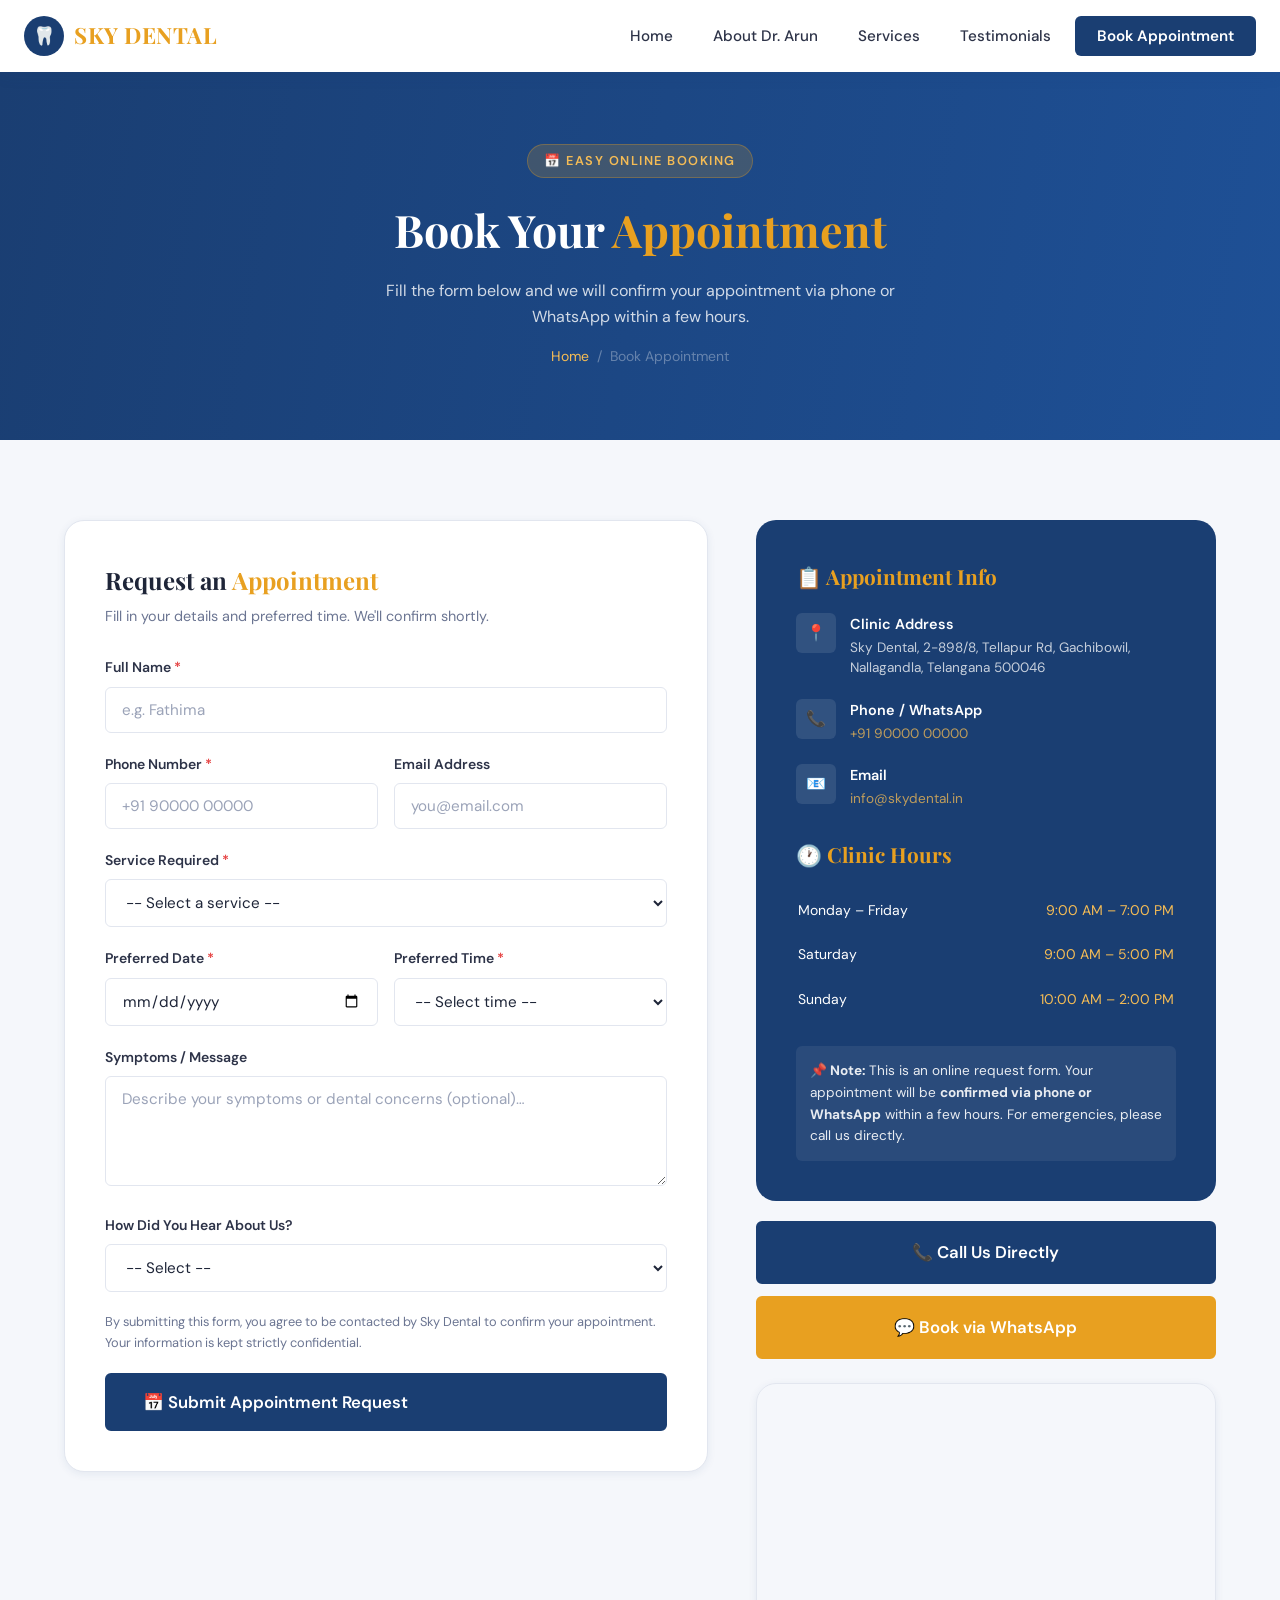
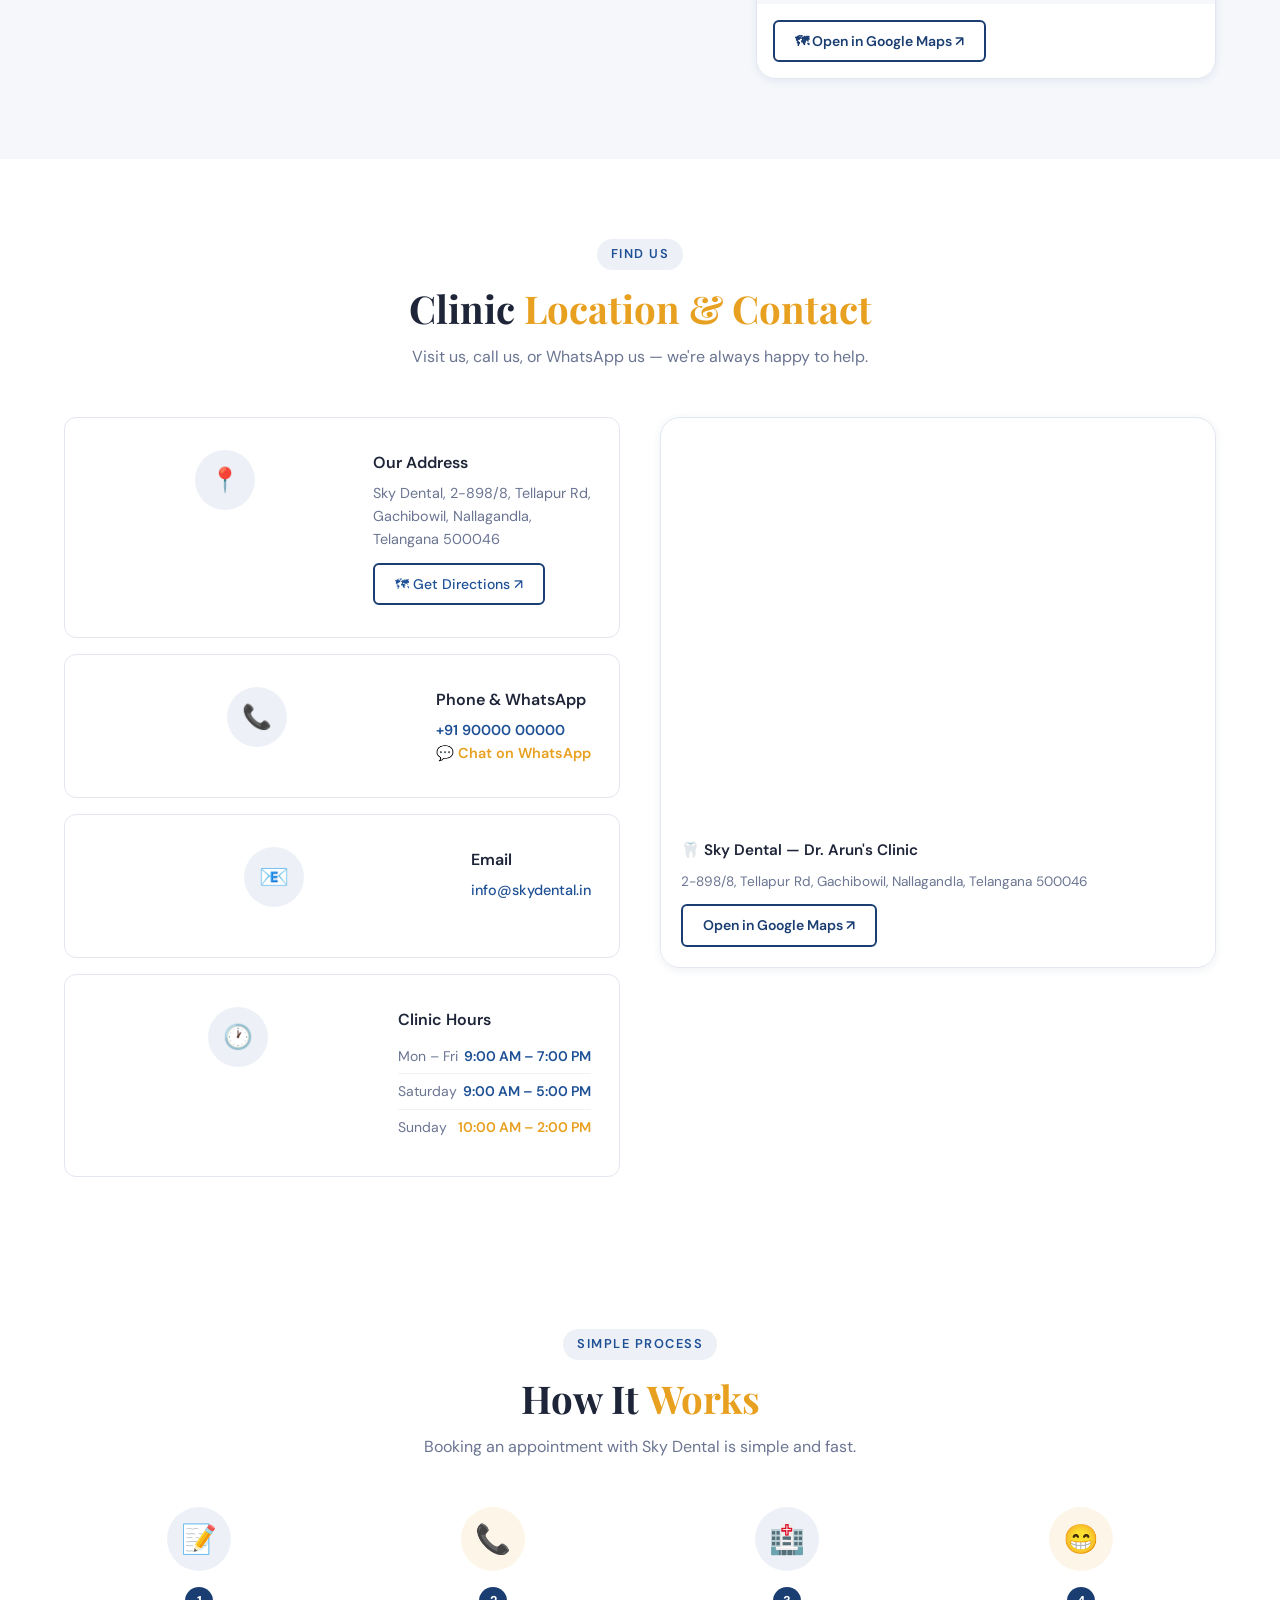
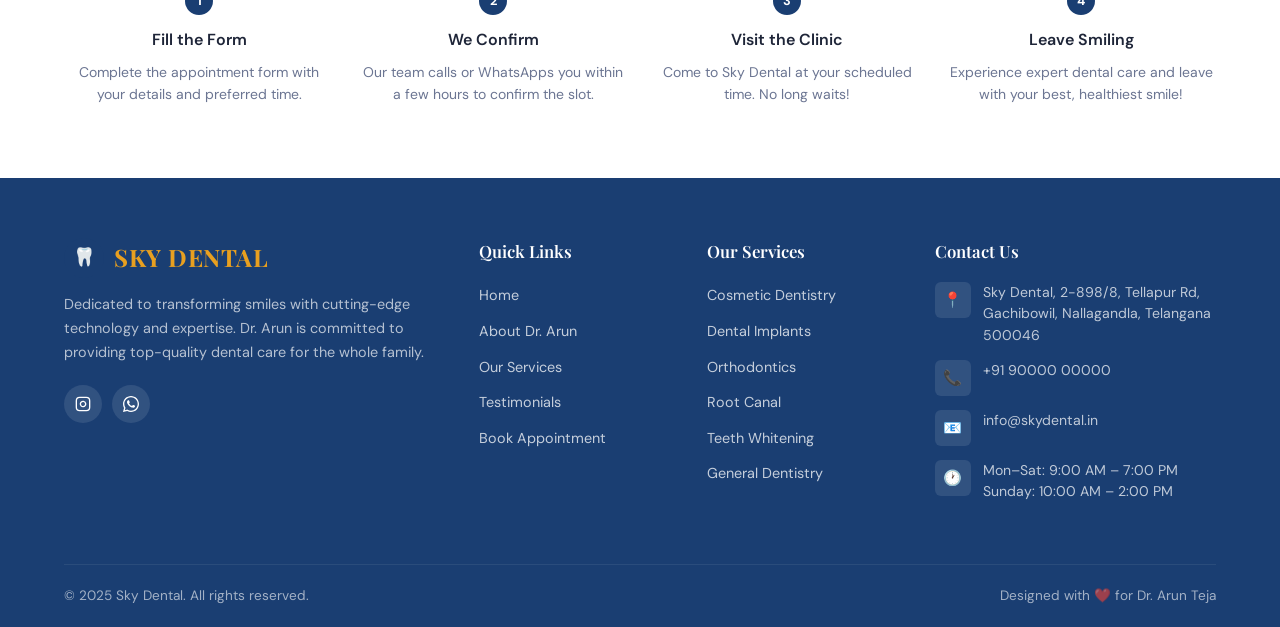
<file: sky-dental/appointment.html>
<!DOCTYPE html>
<html lang="en">
<head>
  <meta charset="UTF-8" />
  <meta name="viewport" content="width=device-width, initial-scale=1.0" />
  <meta name="description" content="Book an appointment with Dr. Arun Teja at Sky Dental, Nallagandla. Easy online appointment booking for all dental treatments." />
  <title>Book Appointment | Sky Dental</title>
  <link rel="icon" href="data:image/svg+xml,<svg xmlns='http://www.w3.org/2000/svg' viewBox='0 0 100 100'><text y='.9em' font-size='90'>🦷</text></svg>" />
  <link rel="stylesheet" href="css/style.css" />
</head>
<body>

  <!-- NAVBAR -->
  <header id="navbar-placeholder"></header>

  <main>
    <!-- ══════════════════════════════════════
         APPOINTMENT HERO
    ══════════════════════════════════════ -->
    <section class="appointment-hero" aria-label="Appointment page header">
      <div class="container">
        <div class="hero-tag" style="justify-content:center;margin-bottom:16px;">📅 Easy Online Booking</div>
        <h1 style="font-family:var(--font-head);font-size:clamp(2rem,4vw,2.8rem);color:var(--white);margin-bottom:12px;">
          Book Your <span style="color:var(--gold);">Appointment</span>
        </h1>
        <p style="color:rgba(255,255,255,0.8);font-size:1rem;max-width:520px;margin:0 auto;">
          Fill the form below and we will confirm your appointment via phone or WhatsApp within a few hours.
        </p>
        <nav class="breadcrumb" style="margin-top:16px;" aria-label="Breadcrumb">
          <a href="index.html">Home</a>
          <span>/</span>
          <span>Book Appointment</span>
        </nav>
      </div>
    </section>

    <!-- ══════════════════════════════════════
         APPOINTMENT FORM
    ══════════════════════════════════════ -->
    <section class="appointment-form-section">
      <div class="container">
        <div class="appointment-form-grid">

          <!-- ─── FORM CARD ─── -->
          <div class="form-card reveal">
            <h2 style="font-family:var(--font-head);font-size:1.5rem;margin-bottom:6px;">
              Request an <span style="color:var(--gold);">Appointment</span>
            </h2>
            <p style="color:var(--text-muted);font-size:0.9rem;margin-bottom:28px;">
              Fill in your details and preferred time. We'll confirm shortly.
            </p>

            <!-- Success / Error Messages -->
            <div id="form-success" class="alert alert-success alert-hidden" role="alert"></div>
            <div id="form-error"   class="alert alert-error   alert-hidden" role="alert"></div>

            <!-- Appointment Form -->
            <form id="appointment-form" novalidate>

              <!-- Hidden fields for FormSubmit.co -->
              <input type="hidden" name="_subject"  value="Sky Dental — New Appointment Request" />
              <input type="hidden" name="_template" value="table" />
              <input type="hidden" name="_captcha"  value="false" />

              <!-- Full Name -->
              <div class="form-group">
                <label for="appt-name">Full Name <span>*</span></label>
                <input type="text" id="appt-name" name="Patient Name"
                       class="form-control" placeholder="e.g. Fathima"
                       required autocomplete="name" />
              </div>

              <!-- Phone + Email -->
              <div class="form-row">
                <div class="form-group">
                  <label for="appt-phone">Phone Number <span>*</span></label>
                  <input type="tel" id="appt-phone" name="Phone Number"
                         class="form-control" placeholder="+91 90000 00000"
                         required autocomplete="tel" />
                </div>
                <div class="form-group">
                  <label for="appt-email">Email Address</label>
                  <input type="email" id="appt-email" name="Email Address"
                         class="form-control" placeholder="you@email.com"
                         autocomplete="email" />
                </div>
              </div>

              <!-- Service Type -->
              <div class="form-group">
                <label for="appt-service">Service Required <span>*</span></label>
                <select id="appt-service" name="Service Required"
                        class="form-control" required>
                  <option value="">-- Select a service --</option>
                  <option value="Cosmetic Dentistry / Smile Makeover">Cosmetic Dentistry / Smile Makeover</option>
                  <option value="Dental Implants">Dental Implants</option>
                  <option value="Root Canal Treatment">Root Canal Treatment</option>
                  <option value="Orthodontics / Braces">Orthodontics / Braces</option>
                  <option value="Teeth Whitening">Teeth Whitening</option>
                  <option value="General Dental Check-up">General Dental Check-up</option>
                  <option value="Crowns & Bridges">Crowns &amp; Bridges</option>
                  <option value="Gum Treatment">Gum Treatment</option>
                  <option value="Pediatric Dentistry">Pediatric Dentistry</option>
                  <option value="Dentures">Dentures</option>
                  <option value="Emergency Dental Care">Emergency Dental Care</option>
                  <option value="Other">Other / Not Sure</option>
                </select>
              </div>

              <!-- Date + Time -->
              <div class="form-row">
                <div class="form-group">
                  <label for="appt-date">Preferred Date <span>*</span></label>
                  <input type="date" id="appt-date" name="Preferred Date"
                         class="form-control" required />
                </div>
                <div class="form-group">
                  <label for="appt-time">Preferred Time <span>*</span></label>
                  <select id="appt-time" name="Preferred Time"
                          class="form-control" required>
                    <option value="">-- Select time --</option>
                    <option value="9:00 AM – 10:00 AM">9:00 AM – 10:00 AM</option>
                    <option value="10:00 AM – 11:00 AM">10:00 AM – 11:00 AM</option>
                    <option value="11:00 AM – 12:00 PM">11:00 AM – 12:00 PM</option>
                    <option value="12:00 PM – 1:00 PM">12:00 PM – 1:00 PM</option>
                    <option value="2:00 PM – 3:00 PM">2:00 PM – 3:00 PM</option>
                    <option value="3:00 PM – 4:00 PM">3:00 PM – 4:00 PM</option>
                    <option value="4:00 PM – 5:00 PM">4:00 PM – 5:00 PM</option>
                    <option value="5:00 PM – 6:00 PM">5:00 PM – 6:00 PM</option>
                    <option value="6:00 PM – 7:00 PM">6:00 PM – 7:00 PM</option>
                  </select>
                </div>
              </div>

              <!-- Message / Symptoms -->
              <div class="form-group">
                <label for="appt-message">Symptoms / Message</label>
                <textarea id="appt-message" name="Symptoms or Message"
                          class="form-control" rows="4"
                          placeholder="Describe your symptoms or dental concerns (optional)…"></textarea>
              </div>

              <!-- Referral source (optional) -->
              <div class="form-group">
                <label for="appt-referral">How Did You Hear About Us?</label>
                <select id="appt-referral" name="Referral Source" class="form-control">
                  <option value="">-- Select --</option>
                  <option value="Google Search">Google Search</option>
                  <option value="Friend or Family Recommendation">Friend / Family</option>
                  <option value="Social Media">Social Media (Instagram / Facebook)</option>
                  <option value="Walking by the Clinic">Walked past the clinic</option>
                  <option value="Justdial / Practo">Justdial / Practo</option>
                  <option value="Other">Other</option>
                </select>
              </div>

              <!-- Terms note -->
              <p style="font-size:0.8rem;color:var(--text-muted);margin-bottom:20px;">
                By submitting this form, you agree to be contacted by Sky Dental to confirm your appointment.
                Your information is kept strictly confidential.
              </p>

              <button type="submit" class="btn btn-primary w-100 btn-lg" id="submit-btn">
                📅 Submit Appointment Request
              </button>
            </form>
          </div>

          <!-- ─── INFO SIDEBAR ─── -->
          <div class="reveal reveal-delay-2">

            <!-- Info Card -->
            <div class="appt-info-card">
              <h3>📋 Appointment Info</h3>

              <div class="appt-info-item">
                <div class="icon">📍</div>
                <div>
                  <h4>Clinic Address</h4>
                  <p>Sky Dental, 2-898/8, Tellapur Rd, Gachibowil, Nallagandla, Telangana 500046</p>
                </div>
              </div>

              <div class="appt-info-item">
                <div class="icon">📞</div>
                <div>
                  <h4>Phone / WhatsApp</h4>
                  <p><a href="tel:+919000000000" style="color:var(--gold-light);">+91 90000 00000</a></p>
                </div>
              </div>

              <div class="appt-info-item">
                <div class="icon">📧</div>
                <div>
                  <h4>Email</h4>
                  <p><a href="mailto:info@skydental.in" style="color:var(--gold-light);">info@skydental.in</a></p>
                </div>
              </div>

              <!-- Hours -->
              <h3 style="margin-top:28px;margin-bottom:16px;color:var(--gold);">🕐 Clinic Hours</h3>
              <table class="hours-table">
                <tr><td>Monday – Friday</td><td>9:00 AM – 7:00 PM</td></tr>
                <tr><td>Saturday</td><td>9:00 AM – 5:00 PM</td></tr>
                <tr><td>Sunday</td><td>10:00 AM – 2:00 PM</td></tr>
              </table>

              <!-- Note -->
              <div style="background:rgba(255,255,255,0.08);border-radius:var(--radius-sm);padding:14px;margin-top:24px;font-size:0.85rem;line-height:1.6;opacity:0.9;">
                <strong>📌 Note:</strong> This is an online request form. Your appointment will be <strong>confirmed via phone or WhatsApp</strong> within a few hours. For emergencies, please call us directly.
              </div>
            </div>

            <!-- Quick Contact Buttons -->
            <div style="display:flex;flex-direction:column;gap:12px;margin-top:20px;">
              <a href="tel:+919000000000" class="btn btn-primary btn-lg w-100" style="justify-content:center;">
                📞 Call Us Directly
              </a>
              <a href="https://wa.me/919000000000?text=Hello%20Sky%20Dental%2C%20I%20would%20like%20to%20book%20an%20appointment."
                 target="_blank" rel="noopener"
                 class="btn btn-gold btn-lg w-100" style="justify-content:center;">
                💬 Book via WhatsApp
              </a>
            </div>

            <!-- Map -->
            <div class="map-wrapper" style="margin-top:24px;">
              <iframe
                src="https://www.google.com/maps/embed?pb=!1m18!1m12!1m3!1d3806.0!2d78.3!3d17.45!2m3!1f0!2f0!3f0!3m2!1i1024!2i768!4f13.1!3m3!1m2!1s0x0%3A0x0!2zMTfCsDI3JzAwLjAiTiA3OMKwMTgnMDAuMCJF!5e0!3m2!1sen!2sin!4v1620000000000!5m2!1sen!2sin"
                allowfullscreen
                loading="lazy"
                referrerpolicy="no-referrer-when-downgrade"
                style="height:220px;"
                title="Sky Dental map"
                aria-label="Google Map showing Sky Dental location">
              </iframe>
              <div class="map-info" style="padding:16px;">
                <a href="https://maps.google.com/?q=Sky+Dental+Gachibowil+Nallagandla+Telangana"
                   target="_blank" rel="noopener" class="btn btn-outline btn-sm">
                  🗺 Open in Google Maps ↗
                </a>
              </div>
            </div>
          </div>

        </div>
      </div>
    </section>

    <!-- ══════════════════════════════════════
         CLINIC LOCATION + CONTACT INFO
    ══════════════════════════════════════ -->
    <section style="background:var(--white);padding:80px 0;">
      <div class="container">
        <div class="text-center reveal">
          <div class="section-tag">Find Us</div>
          <h2 class="section-title">Clinic <span>Location & Contact</span></h2>
          <p class="section-subtitle">Visit us, call us, or WhatsApp us — we're always happy to help.</p>
        </div>

        <div style="display:grid;grid-template-columns:1fr 1fr;gap:40px;margin-top:48px;align-items:start;" class="location-contact-grid">

          <!-- Contact Info -->
          <div class="reveal">
            <!-- Info Cards -->
            <div style="display:flex;flex-direction:column;gap:16px;">

              <div class="contact-info-card" style="text-align:left;display:flex;align-items:flex-start;gap:16px;">
                <div class="contact-info-icon" style="flex-shrink:0;">📍</div>
                <div>
                  <h3 style="margin-bottom:6px;font-size:1rem;">Our Address</h3>
                  <p>Sky Dental, 2-898/8, Tellapur Rd,<br>Gachibowil, Nallagandla,<br>Telangana 500046</p>
                  <a href="https://maps.google.com/?q=Sky+Dental+Gachibowil+Nallagandla+Telangana"
                     target="_blank" rel="noopener"
                     class="btn btn-outline btn-sm" style="margin-top:12px;display:inline-flex;">
                    🗺 Get Directions ↗
                  </a>
                </div>
              </div>

              <div class="contact-info-card" style="text-align:left;display:flex;align-items:flex-start;gap:16px;">
                <div class="contact-info-icon" style="flex-shrink:0;">📞</div>
                <div>
                  <h3 style="margin-bottom:6px;font-size:1rem;">Phone & WhatsApp</h3>
                  <p>
                    <a href="tel:+919000000000" style="color:var(--blue-mid);font-weight:600;">+91 90000 00000</a><br>
                    <a href="https://wa.me/919000000000" target="_blank" rel="noopener" style="color:var(--gold);font-weight:600;">💬 Chat on WhatsApp</a>
                  </p>
                </div>
              </div>

              <div class="contact-info-card" style="text-align:left;display:flex;align-items:flex-start;gap:16px;">
                <div class="contact-info-icon" style="flex-shrink:0;">📧</div>
                <div>
                  <h3 style="margin-bottom:6px;font-size:1rem;">Email</h3>
                  <p><a href="mailto:info@skydental.in" style="color:var(--blue-mid);">info@skydental.in</a></p>
                </div>
              </div>

              <div class="contact-info-card" style="text-align:left;display:flex;align-items:flex-start;gap:16px;">
                <div class="contact-info-icon" style="flex-shrink:0;">🕐</div>
                <div>
                  <h3 style="margin-bottom:6px;font-size:1rem;">Clinic Hours</h3>
                  <table style="width:100%;font-size:0.875rem;border-collapse:collapse;">
                    <tr style="border-bottom:1px solid var(--gray-100);">
                      <td style="padding:6px 0;color:var(--text-muted);">Mon – Fri</td>
                      <td style="text-align:right;font-weight:600;color:var(--blue-mid);">9:00 AM – 7:00 PM</td>
                    </tr>
                    <tr style="border-bottom:1px solid var(--gray-100);">
                      <td style="padding:6px 0;color:var(--text-muted);">Saturday</td>
                      <td style="text-align:right;font-weight:600;color:var(--blue-mid);">9:00 AM – 5:00 PM</td>
                    </tr>
                    <tr>
                      <td style="padding:6px 0;color:var(--text-muted);">Sunday</td>
                      <td style="text-align:right;font-weight:600;color:var(--gold);">10:00 AM – 2:00 PM</td>
                    </tr>
                  </table>
                </div>
              </div>

            </div>
          </div>

          <!-- Map -->
          <div class="map-wrapper reveal reveal-delay-2" style="border-radius:var(--radius-lg);overflow:hidden;border:1px solid var(--gray-200);box-shadow:var(--shadow-sm);">
            <iframe
              src="https://www.google.com/maps/embed?pb=!1m18!1m12!1m3!1d3806.0!2d78.3!3d17.45!2m3!1f0!2f0!3f0!3m2!1i1024!2i768!4f13.1!3m3!1m2!1s0x0%3A0x0!2zMTfCsDI3JzAwLjAiTiA3OMKwMTgnMDAuMCJF!5e0!3m2!1sen!2sin!4v1620000000000!5m2!1sen!2sin"
              width="100%"
              height="380"
              style="border:none;display:block;"
              allowfullscreen
              loading="lazy"
              referrerpolicy="no-referrer-when-downgrade"
              title="Sky Dental on Google Maps"
              aria-label="Map showing Sky Dental's location">
            </iframe>
            <div style="background:var(--white);padding:20px;">
              <h4 style="font-weight:600;font-size:0.95rem;margin-bottom:8px;">🦷 Sky Dental — Dr. Arun's Clinic</h4>
              <p style="font-size:0.85rem;color:var(--text-muted);margin-bottom:12px;">2-898/8, Tellapur Rd, Gachibowil, Nallagandla, Telangana 500046</p>
              <a href="https://maps.google.com/?q=Sky+Dental+Gachibowil+Nallagandla+Telangana"
                 target="_blank" rel="noopener"
                 class="btn btn-outline btn-sm">Open in Google Maps ↗</a>
            </div>
          </div>

        </div>
      </div>
    </section>

    <!-- ══════════════════════════════════════
         HOW IT WORKS
    ══════════════════════════════════════ -->
    <section style="background:var(--white);padding:72px 0;">
      <div class="container">
        <div class="text-center reveal">
          <div class="section-tag">Simple Process</div>
          <h2 class="section-title">How It <span>Works</span></h2>
          <p class="section-subtitle">Booking an appointment with Sky Dental is simple and fast.</p>
        </div>

        <div style="display:grid;grid-template-columns:repeat(4,1fr);gap:24px;margin-top:48px;" class="steps-grid">
          <div style="text-align:center;" class="reveal reveal-delay-1">
            <div style="width:64px;height:64px;background:rgba(30,80,150,0.08);border-radius:50%;display:flex;align-items:center;justify-content:center;font-size:1.8rem;margin:0 auto 16px;">📝</div>
            <div style="width:28px;height:28px;background:var(--blue-dark);color:white;border-radius:50%;display:flex;align-items:center;justify-content:center;font-size:0.8rem;font-weight:700;margin:0 auto 12px;">1</div>
            <h4 style="font-weight:600;margin-bottom:8px;">Fill the Form</h4>
            <p style="font-size:0.875rem;color:var(--text-muted);">Complete the appointment form with your details and preferred time.</p>
          </div>
          <div style="text-align:center;" class="reveal reveal-delay-2">
            <div style="width:64px;height:64px;background:rgba(232,160,32,0.1);border-radius:50%;display:flex;align-items:center;justify-content:center;font-size:1.8rem;margin:0 auto 16px;">📞</div>
            <div style="width:28px;height:28px;background:var(--blue-dark);color:white;border-radius:50%;display:flex;align-items:center;justify-content:center;font-size:0.8rem;font-weight:700;margin:0 auto 12px;">2</div>
            <h4 style="font-weight:600;margin-bottom:8px;">We Confirm</h4>
            <p style="font-size:0.875rem;color:var(--text-muted);">Our team calls or WhatsApps you within a few hours to confirm the slot.</p>
          </div>
          <div style="text-align:center;" class="reveal reveal-delay-3">
            <div style="width:64px;height:64px;background:rgba(30,80,150,0.08);border-radius:50%;display:flex;align-items:center;justify-content:center;font-size:1.8rem;margin:0 auto 16px;">🏥</div>
            <div style="width:28px;height:28px;background:var(--blue-dark);color:white;border-radius:50%;display:flex;align-items:center;justify-content:center;font-size:0.8rem;font-weight:700;margin:0 auto 12px;">3</div>
            <h4 style="font-weight:600;margin-bottom:8px;">Visit the Clinic</h4>
            <p style="font-size:0.875rem;color:var(--text-muted);">Come to Sky Dental at your scheduled time. No long waits!</p>
          </div>
          <div style="text-align:center;" class="reveal reveal-delay-1">
            <div style="width:64px;height:64px;background:rgba(232,160,32,0.1);border-radius:50%;display:flex;align-items:center;justify-content:center;font-size:1.8rem;margin:0 auto 16px;">😁</div>
            <div style="width:28px;height:28px;background:var(--blue-dark);color:white;border-radius:50%;display:flex;align-items:center;justify-content:center;font-size:0.8rem;font-weight:700;margin:0 auto 12px;">4</div>
            <h4 style="font-weight:600;margin-bottom:8px;">Leave Smiling</h4>
            <p style="font-size:0.875rem;color:var(--text-muted);">Experience expert dental care and leave with your best, healthiest smile!</p>
          </div>
        </div>
      </div>
    </section>

  </main>

  <!-- FOOTER -->
  <div id="footer-placeholder"></div>

  <script src="js/components.js"></script>
  <script src="js/main.js"></script>
  <script src="js/appointment.js"></script>

  <style>
    @media(max-width:768px){
      .steps-grid { grid-template-columns:repeat(2,1fr) !important; }
    }
    @media(max-width:480px){
      .steps-grid { grid-template-columns:1fr !important; }
    }
  </style>
</body>
</html>
</file>
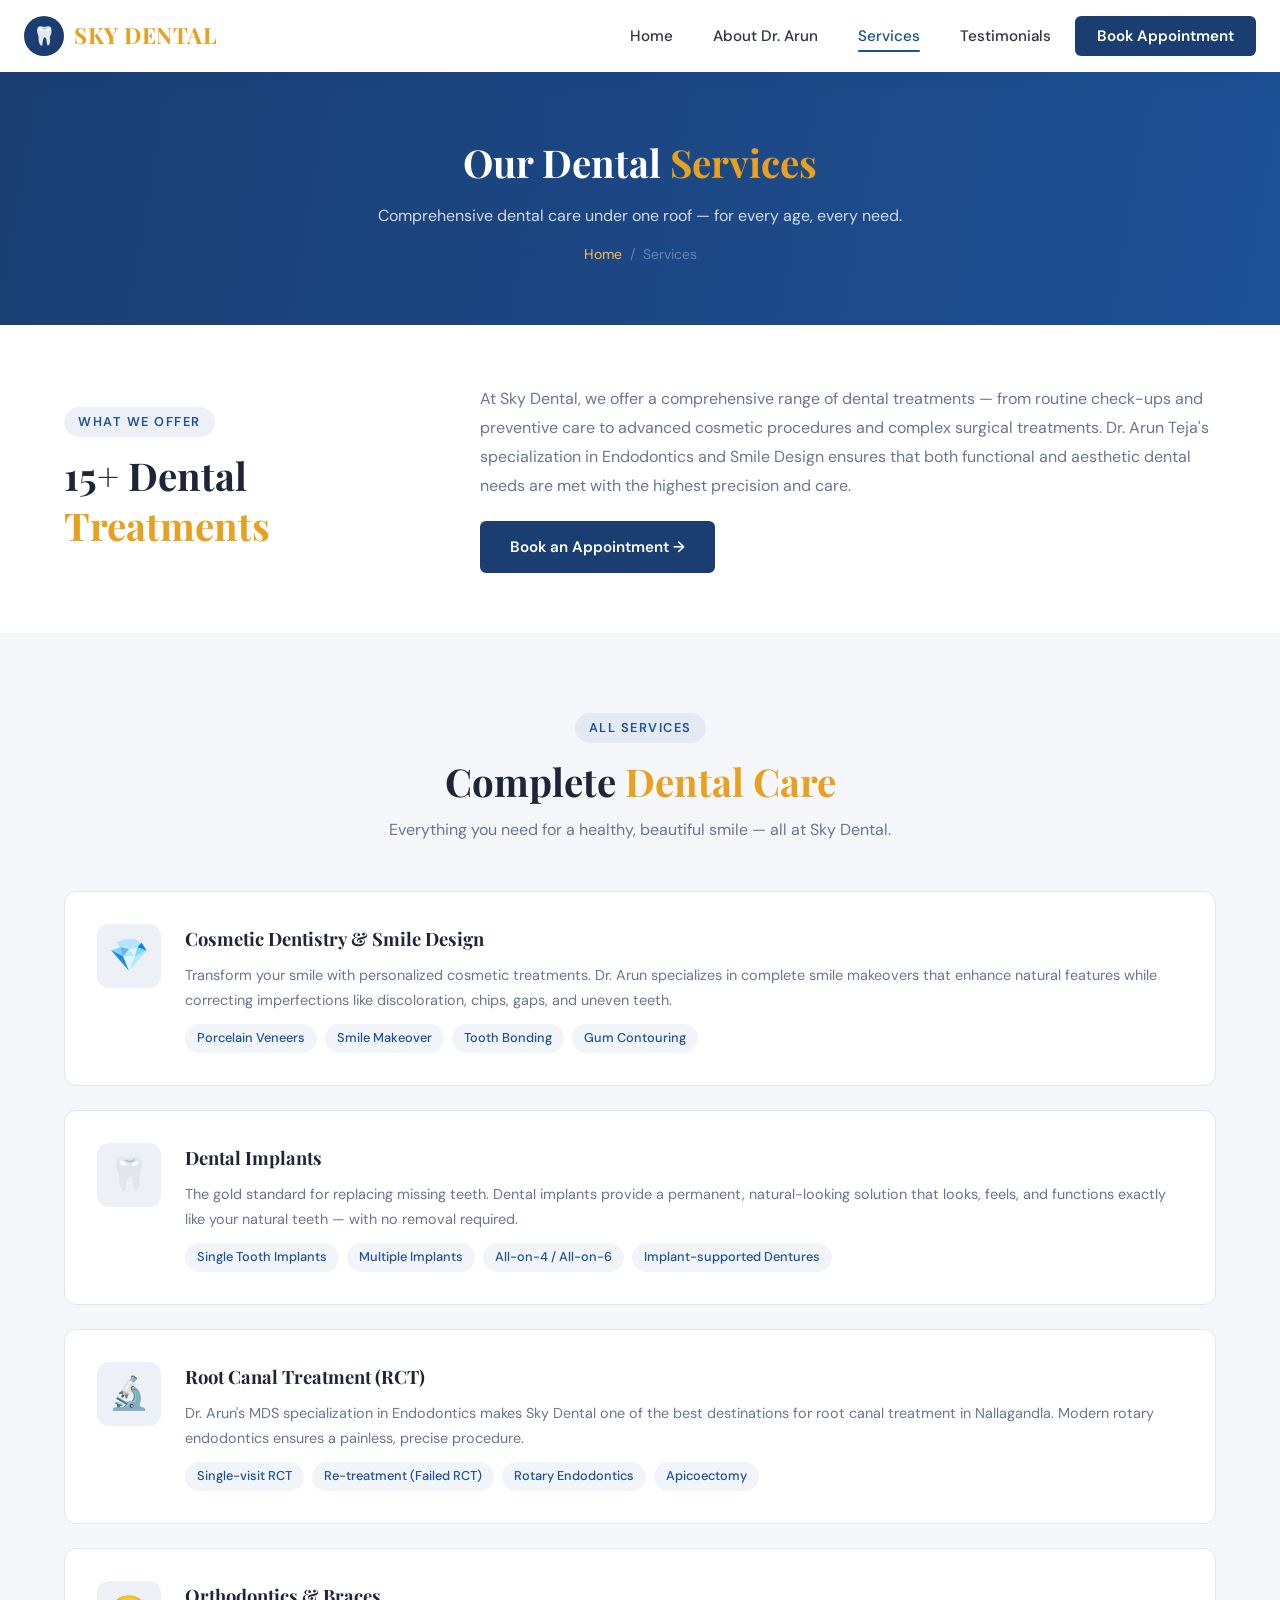
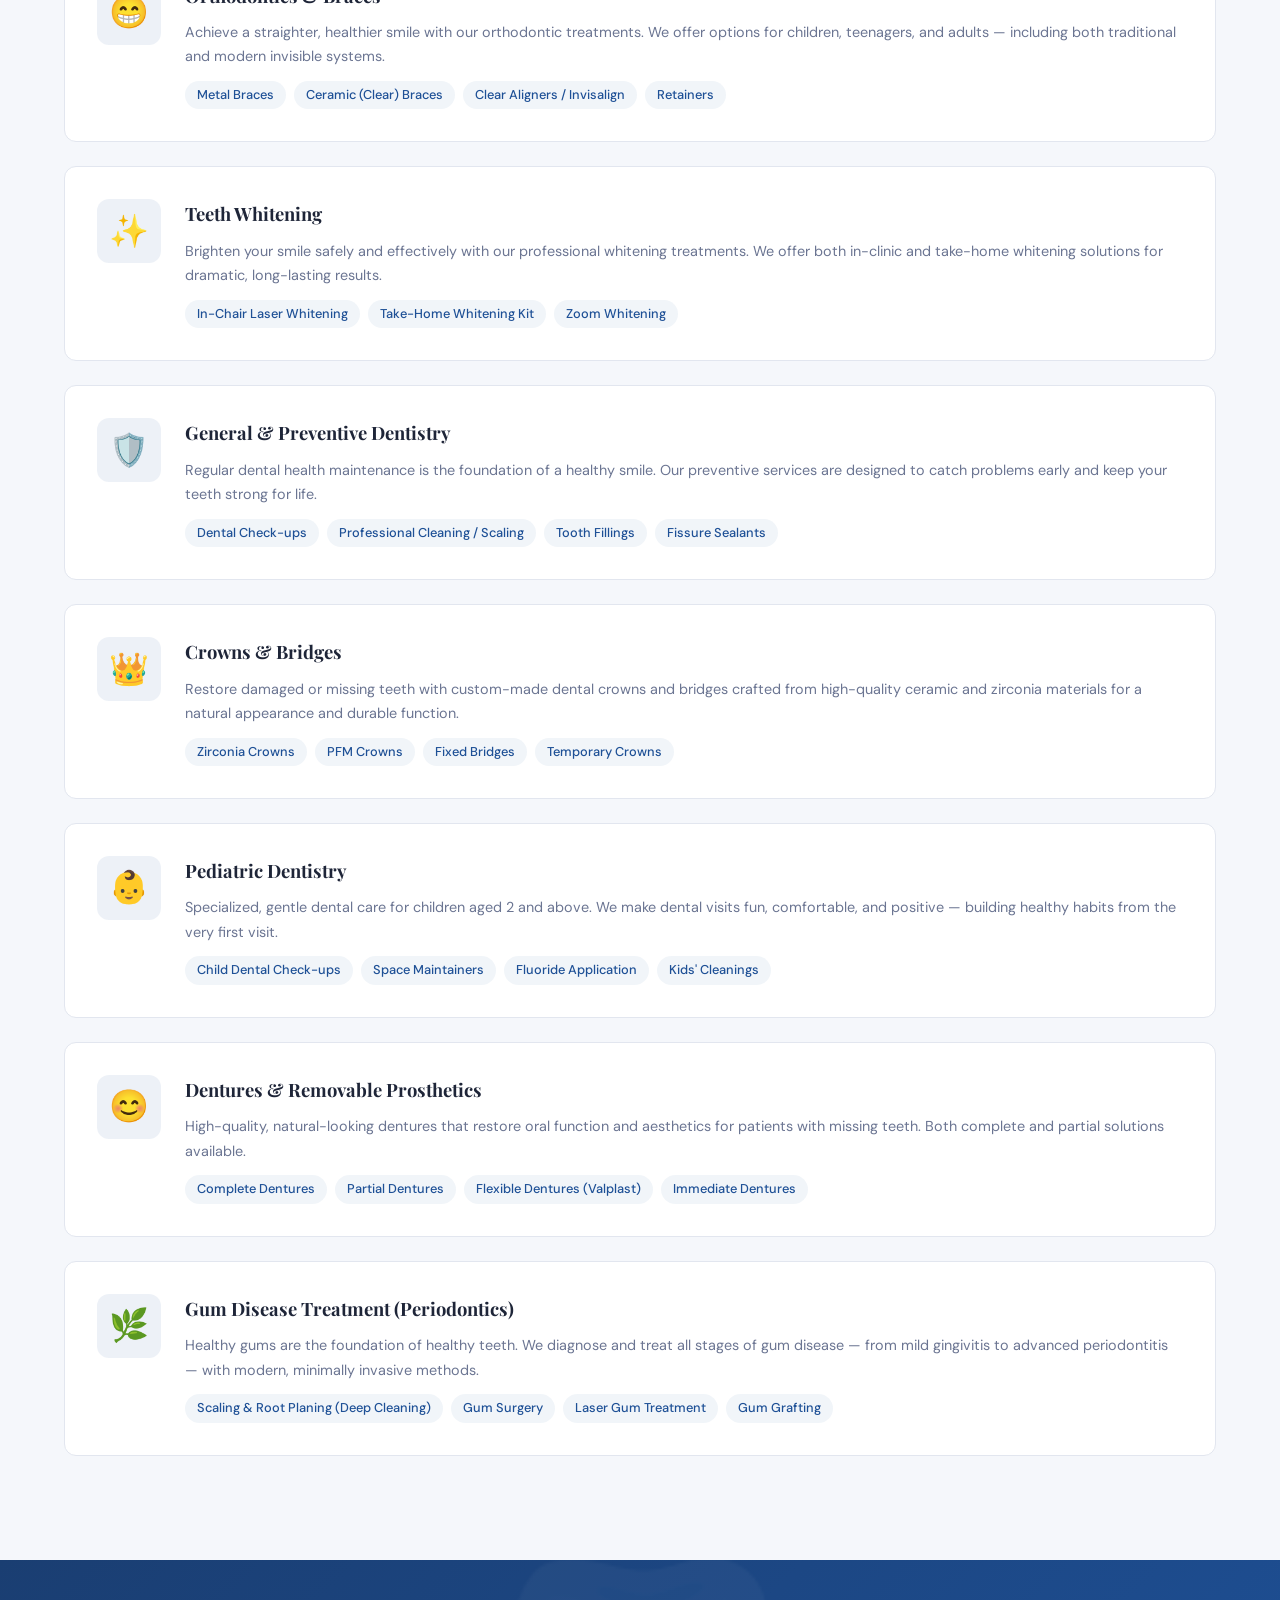
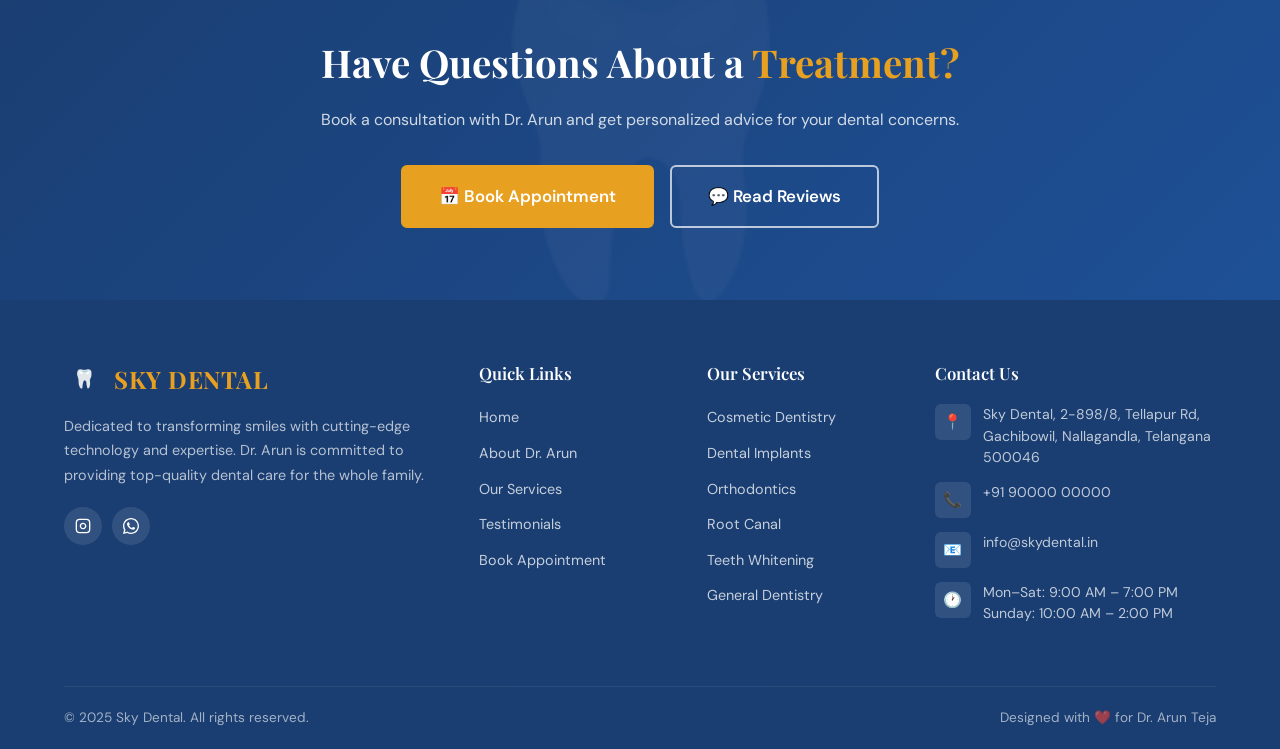
<file: sky-dental/services.html>
<!DOCTYPE html>
<html lang="en">
<head>
  <meta charset="UTF-8" />
  <meta name="viewport" content="width=device-width, initial-scale=1.0" />
  <meta name="description" content="Explore all dental services at Sky Dental — Cosmetic Dentistry, Implants, Root Canal, Orthodontics, Teeth Whitening, and more in Nallagandla, Telangana." />
  <title>Our Services | Sky Dental</title>
  <link rel="icon" href="data:image/svg+xml,<svg xmlns='http://www.w3.org/2000/svg' viewBox='0 0 100 100'><text y='.9em' font-size='90'>🦷</text></svg>" />
  <link rel="stylesheet" href="css/style.css" />
</head>
<body>

  <!-- NAVBAR -->
  <header id="navbar-placeholder"></header>

  <main>
    <!-- ══════════════════════════════════════
         PAGE HERO
    ══════════════════════════════════════ -->
    <section class="page-hero" aria-label="Services page header">
      <div class="container">
        <div class="page-hero-content">
          <h1>Our Dental <span>Services</span></h1>
          <p>Comprehensive dental care under one roof — for every age, every need.</p>
          <nav class="breadcrumb" aria-label="Breadcrumb">
            <a href="index.html">Home</a>
            <span>/</span>
            <span>Services</span>
          </nav>
        </div>
      </div>
    </section>

    <!-- ══════════════════════════════════════
         INTRO
    ══════════════════════════════════════ -->
    <section style="background:var(--white);padding:60px 0;">
      <div class="container">
        <div style="display:grid;grid-template-columns:1fr 2fr;gap:48px;align-items:center;" class="services-intro-grid">
          <div class="reveal">
            <div class="section-tag">What We Offer</div>
            <h2 class="section-title">15+ Dental <span>Treatments</span></h2>
          </div>
          <div class="reveal reveal-delay-2">
            <p style="color:var(--text-muted);font-size:1rem;line-height:1.8;">
              At Sky Dental, we offer a comprehensive range of dental treatments — from routine check-ups and preventive care to advanced cosmetic procedures and complex surgical treatments. Dr. Arun Teja's specialization in Endodontics and Smile Design ensures that both functional and aesthetic dental needs are met with the highest precision and care.
            </p>
            <a href="appointment.html" class="btn btn-primary mt-24" style="display:inline-flex;margin-top:20px;">Book an Appointment →</a>
          </div>
        </div>
      </div>
    </section>

    <!-- ══════════════════════════════════════
         SERVICES LIST — DETAILED
    ══════════════════════════════════════ -->
    <section class="services-section" style="background:var(--off-white);">
      <div class="container">

        <div class="text-center reveal">
          <div class="section-tag">All Services</div>
          <h2 class="section-title">Complete <span>Dental Care</span></h2>
          <p class="section-subtitle">Everything you need for a healthy, beautiful smile — all at Sky Dental.</p>
        </div>

        <div style="margin-top:48px;">

          <!-- Cosmetic Dentistry -->
          <div class="service-detail-card reveal">
            <div class="service-detail-icon">💎</div>
            <div>
              <h3>Cosmetic Dentistry & Smile Design</h3>
              <p>Transform your smile with personalized cosmetic treatments. Dr. Arun specializes in complete smile makeovers that enhance natural features while correcting imperfections like discoloration, chips, gaps, and uneven teeth.</p>
              <ul>
                <li>Porcelain Veneers</li>
                <li>Smile Makeover</li>
                <li>Tooth Bonding</li>
                <li>Gum Contouring</li>
              </ul>
            </div>
          </div>

          <!-- Dental Implants -->
          <div class="service-detail-card reveal">
            <div class="service-detail-icon">🦷</div>
            <div>
              <h3>Dental Implants</h3>
              <p>The gold standard for replacing missing teeth. Dental implants provide a permanent, natural-looking solution that looks, feels, and functions exactly like your natural teeth — with no removal required.</p>
              <ul>
                <li>Single Tooth Implants</li>
                <li>Multiple Implants</li>
                <li>All-on-4 / All-on-6</li>
                <li>Implant-supported Dentures</li>
              </ul>
            </div>
          </div>

          <!-- Root Canal Treatment -->
          <div class="service-detail-card reveal">
            <div class="service-detail-icon">🔬</div>
            <div>
              <h3>Root Canal Treatment (RCT)</h3>
              <p>Dr. Arun's MDS specialization in Endodontics makes Sky Dental one of the best destinations for root canal treatment in Nallagandla. Modern rotary endodontics ensures a painless, precise procedure.</p>
              <ul>
                <li>Single-visit RCT</li>
                <li>Re-treatment (Failed RCT)</li>
                <li>Rotary Endodontics</li>
                <li>Apicoectomy</li>
              </ul>
            </div>
          </div>

          <!-- Orthodontics -->
          <div class="service-detail-card reveal">
            <div class="service-detail-icon">😁</div>
            <div>
              <h3>Orthodontics & Braces</h3>
              <p>Achieve a straighter, healthier smile with our orthodontic treatments. We offer options for children, teenagers, and adults — including both traditional and modern invisible systems.</p>
              <ul>
                <li>Metal Braces</li>
                <li>Ceramic (Clear) Braces</li>
                <li>Clear Aligners / Invisalign</li>
                <li>Retainers</li>
              </ul>
            </div>
          </div>

          <!-- Teeth Whitening -->
          <div class="service-detail-card reveal">
            <div class="service-detail-icon">✨</div>
            <div>
              <h3>Teeth Whitening</h3>
              <p>Brighten your smile safely and effectively with our professional whitening treatments. We offer both in-clinic and take-home whitening solutions for dramatic, long-lasting results.</p>
              <ul>
                <li>In-Chair Laser Whitening</li>
                <li>Take-Home Whitening Kit</li>
                <li>Zoom Whitening</li>
              </ul>
            </div>
          </div>

          <!-- General Dentistry -->
          <div class="service-detail-card reveal">
            <div class="service-detail-icon">🛡️</div>
            <div>
              <h3>General & Preventive Dentistry</h3>
              <p>Regular dental health maintenance is the foundation of a healthy smile. Our preventive services are designed to catch problems early and keep your teeth strong for life.</p>
              <ul>
                <li>Dental Check-ups</li>
                <li>Professional Cleaning / Scaling</li>
                <li>Tooth Fillings</li>
                <li>Fissure Sealants</li>
              </ul>
            </div>
          </div>

          <!-- Crowns & Bridges -->
          <div class="service-detail-card reveal">
            <div class="service-detail-icon">👑</div>
            <div>
              <h3>Crowns & Bridges</h3>
              <p>Restore damaged or missing teeth with custom-made dental crowns and bridges crafted from high-quality ceramic and zirconia materials for a natural appearance and durable function.</p>
              <ul>
                <li>Zirconia Crowns</li>
                <li>PFM Crowns</li>
                <li>Fixed Bridges</li>
                <li>Temporary Crowns</li>
              </ul>
            </div>
          </div>

          <!-- Pediatric Dentistry -->
          <div class="service-detail-card reveal">
            <div class="service-detail-icon">👶</div>
            <div>
              <h3>Pediatric Dentistry</h3>
              <p>Specialized, gentle dental care for children aged 2 and above. We make dental visits fun, comfortable, and positive — building healthy habits from the very first visit.</p>
              <ul>
                <li>Child Dental Check-ups</li>
                <li>Space Maintainers</li>
                <li>Fluoride Application</li>
                <li>Kids' Cleanings</li>
              </ul>
            </div>
          </div>

          <!-- Dentures -->
          <div class="service-detail-card reveal">
            <div class="service-detail-icon">😊</div>
            <div>
              <h3>Dentures & Removable Prosthetics</h3>
              <p>High-quality, natural-looking dentures that restore oral function and aesthetics for patients with missing teeth. Both complete and partial solutions available.</p>
              <ul>
                <li>Complete Dentures</li>
                <li>Partial Dentures</li>
                <li>Flexible Dentures (Valplast)</li>
                <li>Immediate Dentures</li>
              </ul>
            </div>
          </div>

          <!-- Gum Treatment -->
          <div class="service-detail-card reveal">
            <div class="service-detail-icon">🌿</div>
            <div>
              <h3>Gum Disease Treatment (Periodontics)</h3>
              <p>Healthy gums are the foundation of healthy teeth. We diagnose and treat all stages of gum disease — from mild gingivitis to advanced periodontitis — with modern, minimally invasive methods.</p>
              <ul>
                <li>Scaling & Root Planing (Deep Cleaning)</li>
                <li>Gum Surgery</li>
                <li>Laser Gum Treatment</li>
                <li>Gum Grafting</li>
              </ul>
            </div>
          </div>

        </div>
      </div>
    </section>

    <!-- CTA -->
    <section class="cta-banner">
      <div class="container">
        <h2>Have Questions About a <span>Treatment?</span></h2>
        <p>Book a consultation with Dr. Arun and get personalized advice for your dental concerns.</p>
        <div class="cta-actions">
          <a href="appointment.html" class="btn btn-gold btn-lg">📅 Book Appointment</a>
          <a href="testimonials.html" class="btn btn-outline-white btn-lg">💬 Read Reviews</a>
        </div>
      </div>
    </section>
  </main>

  <!-- FOOTER -->
  <div id="footer-placeholder"></div>

  <script src="js/components.js"></script>
  <script src="js/main.js"></script>

  <style>
    @media(max-width:768px){
      .services-intro-grid { grid-template-columns:1fr !important; }
    }
  </style>
</body>
</html>
</file>
<file: css/style.css>
/* =========================================
   SKY DENTAL - Global Stylesheet
   ========================================= */

/* --- Google Fonts Import --- */
@import url('https://fonts.googleapis.com/css2?family=Playfair+Display:wght@400;600;700&family=DM+Sans:wght@300;400;500;600;700&display=swap');

/* --- CSS Variables --- */
:root {
  --blue-dark:    #1a3e72;
  --blue-mid:     #1e5096;
  --blue-light:   #2d6bc4;
  --gold:         #e8a020;
  --gold-light:   #f5bc55;
  --white:        #ffffff;
  --off-white:    #f5f7fb;
  --gray-100:     #f0f2f7;
  --gray-200:     #e2e6ef;
  --gray-400:     #9ba3b8;
  --gray-600:     #5a6278;
  --gray-800:     #2d3348;
  --text-main:    #1e2538;
  --text-muted:   #6b7592;

  --radius-sm:    6px;
  --radius-md:    12px;
  --radius-lg:    20px;
  --radius-full:  999px;

  --shadow-sm:    0 2px 8px rgba(26,62,114,0.08);
  --shadow-md:    0 6px 24px rgba(26,62,114,0.13);
  --shadow-lg:    0 16px 48px rgba(26,62,114,0.18);

  --transition:   all 0.3s ease;
  --font-head:    'Playfair Display', Georgia, serif;
  --font-body:    'DM Sans', sans-serif;
}

/* --- Reset & Base --- */
*, *::before, *::after { box-sizing: border-box; margin: 0; padding: 0; }
html { scroll-behavior: smooth; font-size: 16px; }
body {
  font-family: var(--font-body);
  color: var(--text-main);
  background: var(--white);
  line-height: 1.6;
  -webkit-font-smoothing: antialiased;
}
img { max-width: 100%; height: auto; display: block; }
a { text-decoration: none; color: inherit; }
ul { list-style: none; }
button, input, select, textarea { font-family: inherit; }
section { padding: 80px 0; }

/* --- Container --- */
.container {
  max-width: 1200px;
  margin: 0 auto;
  padding-right: 0 24px
  
}

/* =========================================
   NAVBAR
   ========================================= */
#navbar-placeholder { position: sticky; top: 0; z-index: 1000; }

.navbar {
  background: var(--white);
  box-shadow: 0 2px 16px rgba(26,62,114,0.10);
  padding: 0 24px;
  display: flex;
  align-items: center;
  justify-content: space-between;
  height: 72px;
  position: relative;
}

/* Logo */
.nav-logo {
  display: flex;
  align-items: center;
  gap: 10px;
  text-decoration: none;
}
.nav-logo .logo-icon {
  width: 40px;
  height: 40px;
  background: var(--blue-dark);
  border-radius: 50%;
  display: flex;
  align-items: center;
  justify-content: center;
  color: var(--gold);
  font-size: 18px;
}
.nav-logo .logo-text {
  font-family: var(--font-head);
  font-size: 1.4rem;
  font-weight: 700;
  color: var(--gold);
  letter-spacing: 0.5px;
}

/* Nav links */
.nav-links {
  display: flex;
  align-items: center;
  gap: 8px;
}
.nav-links a {
  padding: 8px 16px;
  border-radius: var(--radius-sm);
  font-weight: 500;
  font-size: 0.95rem;
  color: var(--gray-800);
  transition: var(--transition);
  position: relative;
}
.nav-links a::after {
  content: '';
  position: absolute;
  bottom: 2px;
  left: 16px;
  right: 16px;
  height: 2px;
  background: var(--blue-mid);
  transform: scaleX(0);
  transition: transform 0.3s ease;
  border-radius: 2px;
}
.nav-links a:hover::after,
.nav-links a.active::after { transform: scaleX(1); }
.nav-links a:hover, .nav-links a.active {
  color: var(--blue-mid);
}

/* CTA Button */
.btn-nav {
  background: var(--blue-dark);
  color: var(--white) !important;
  padding: 10px 22px !important;
  border-radius: var(--radius-sm) !important;
  font-weight: 600 !important;
  transition: var(--transition) !important;
}
.btn-nav:hover {
  background: var(--blue-mid) !important;
  transform: translateY(-1px);
  box-shadow: var(--shadow-md);
}
.btn-nav::after { display: none !important; }

/* Hamburger */
.hamburger {
  display: none;
  flex-direction: column;
  gap: 5px;
  cursor: pointer;
  padding: 4px;
  background: none;
  border: none;
}
.hamburger span {
  display: block;
  width: 26px;
  height: 2px;
  background: var(--blue-dark);
  border-radius: 2px;
  transition: var(--transition);
}
.hamburger.open span:nth-child(1) { transform: translateY(7px) rotate(45deg); }
.hamburger.open span:nth-child(2) { opacity: 0; }
.hamburger.open span:nth-child(3) { transform: translateY(-7px) rotate(-45deg); }

/* Mobile nav */
.mobile-nav {
  display: none;
  flex-direction: column;
  background: var(--white);
  position: absolute;
  top: 52px;
  left: 0;
  right: 0;
  padding: 16px 24px 24px;
  box-shadow: var(--shadow-md);
  z-index: 999;
  border-top: 1px solid var(--gray-200);
  gap:0.8rem;
  transform-origin: top;
  margin-top: 1%;
  
}
.mobile-nav.open { 
  display: flex;
  
 }
.mobile-nav a {
  padding: 12px 0;
  border-bottom: 1px solid var(--gray-100);
  font-weight: 500;
  color: var(--gray-800);
  transition: var(--transition);
}
.mobile-nav a:hover { color: var(--blue-mid); padding-left: 8px; }
.mobile-nav a:last-child { border-bottom: none; }
.mobile-nav .btn-nav {
  margin-top: 12px;
  background: var(--blue-dark);
  color: var(--white) !important;
  text-align: center;
  padding: 12px 20px !important;
  border-radius: var(--radius-sm) !important;
  font-weight: 600 !important;
}

/* =========================================
   FOOTER
   ========================================= */
.footer {
  background: var(--blue-dark);
  color: rgba(255,255,255,0.85);
  padding: 60px 0 0;
}
.footer-grid {
  display: grid;
  grid-template-columns: 2fr 1fr 1fr 1.5fr;
  gap: 40px;
  padding-bottom: 48px;
}
.footer-brand .logo-text { color: var(--gold); font-size: 1.5rem; }
.footer-brand p {
  margin-top: 14px;
  font-size: 0.9rem;
  line-height: 1.7;
  opacity: 0.8;
}
.footer-socials {
  display: flex;
  gap: 10px;
  margin-top: 20px;
}
.social-link {
  width: 38px; height: 38px;
  background: rgba(255,255,255,0.1);
  border-radius: 50%;
  display: flex; align-items: center; justify-content: center;
  font-size: 1rem;
  color: var(--white);
  transition: var(--transition);
}
.social-link:hover { background: var(--gold); transform: translateY(-2px); }

.footer-col h4 {
  font-family: var(--font-head);
  font-size: 1.05rem;
  color: var(--white);
  margin-bottom: 18px;
  font-weight: 600;
}
.footer-col ul li { margin-bottom: 10px; }
.footer-col ul li a {
  font-size: 0.9rem;
  color: rgba(255,255,255,0.75);
  transition: var(--transition);
}
.footer-col ul li a:hover { color: var(--gold); padding-left: 6px; }

.footer-contact-item {
  display: flex;
  align-items: flex-start;
  gap: 12px;
  margin-bottom: 14px;
}
.footer-contact-item .icon {
  width: 36px; height: 36px;
  background: rgba(255,255,255,0.1);
  border-radius: var(--radius-sm);
  display: flex; align-items: center; justify-content: center;
  font-size: 0.95rem;
  flex-shrink: 0;
  color: var(--gold);
}
.footer-contact-item p { font-size: 0.88rem; opacity: 0.85; line-height: 1.5; }

.footer-bottom {
  border-top: 1px solid rgba(255,255,255,0.1);
  padding: 20px 0;
  display: flex;
  align-items: center;
  justify-content: space-between;
  font-size: 0.85rem;
  opacity: 0.7;
}

/* =========================================
   BUTTONS
   ========================================= */
.btn {
  display: inline-flex;
  align-items: center;
  gap: 8px;
  padding: 12px 28px;
  border-radius: var(--radius-sm);
  font-weight: 600;
  font-size: 0.95rem;
  cursor: pointer;
  transition: var(--transition);
  border: 2px solid transparent;
  text-decoration: none;
}
.btn-primary {
  background: var(--blue-dark);
  color: var(--white);
  border-color: var(--blue-dark);
}
.btn-primary:hover {
  background: var(--blue-mid);
  border-color: var(--blue-mid);
  transform: translateY(-2px);
  box-shadow: var(--shadow-md);
}
.btn-gold {
  background: var(--gold);
  color: var(--white);
  border-color: var(--gold);
}
.btn-gold:hover {
  background: var(--gold-light);
  border-color: var(--gold-light);
  transform: translateY(-2px);
  box-shadow: var(--shadow-md);
}
.btn-outline {
  background: transparent;
  color: var(--blue-dark);
  border-color: var(--blue-dark);
}
.btn-outline:hover {
  background: var(--blue-dark);
  color: var(--white);
  transform: translateY(-2px);
}
.btn-outline-white {
  background: transparent;
  color: var(--white);
  border-color: rgba(255,255,255,0.7);
}
.btn-outline-white:hover {
  background: var(--white);
  color: var(--blue-dark);
  border-color: var(--white);
}
.btn-sm { padding: 8px 20px; font-size: 0.875rem; }
.btn-lg { padding: 16px 36px; font-size: 1.05rem; }

/* =========================================
   SECTION TITLES
   ========================================= */
.section-title {
  font-family: var(--font-head);
  font-size: clamp(1.8rem, 3vw, 2.4rem);
  font-weight: 700;
  color: var(--text-main);
  line-height: 1.3;
}
.section-title span { color: var(--gold); }
.section-subtitle {
  font-size: 1rem;
  color: var(--text-muted);
  margin-top: 10px;
  max-width: 560px;
}
.section-tag {
  display: inline-block;
  background: rgba(30,80,150,0.08);
  color: var(--blue-mid);
  font-size: 0.8rem;
  font-weight: 600;
  letter-spacing: 1.5px;
  text-transform: uppercase;
  padding: 5px 14px;
  border-radius: var(--radius-full);
  margin-bottom: 14px;
}
.text-center { text-align: center; }
.text-center .section-subtitle { margin: 10px auto 0; }

/* =========================================
   HERO SECTION
   ========================================= */
.hero {
  position: relative;
  min-height: 540px;
  display: flex;
  align-items: center;
  /* text-align: center; */
  overflow: hidden;
  /* margin: 0; */
  background: linear-gradient(100deg, var(--blue-dark) 0%, #1e5096 50%, #2563a8 100%);
}
.hero-bg-image {
  position: absolute;
  inset: 0;
  background-image: url('../images/10\ dr.Arun\'s\ pic.webp');
  background-size: cover;
  background-position: center right; 
  opacity: 0.22;
}
.hero-overlay {
  position: absolute;
  inset: 0;
  background: linear-gradient(90deg, rgba(26,62,114,0.96) 0%, rgba(26,62,114,0.6) 60%, rgba(26,62,114,0.1) 100%);
}
.hero-content {
  position: relative;
  z-index: 2;
  max-width: 760%;
  padding: 60px 0;
  width:100%;
  padding-right: 850px;
  /* margin:  auto; */
  
 
  
}
.hero-tag {
  display: inline-flex;
  align-items: center;
  gap: 8px;
  background: rgba(232,160,32,0.18);
  color: var(--gold-light);
  font-size: 0.8rem;
  font-weight: 600;
  letter-spacing: 1.5px;
  text-transform: uppercase;
  padding: 6px 16px;
  border-radius: var(--radius-full);
  margin-bottom: 50px;
  border: 1px solid rgba(232,160,32,0.3);
}
.hero-title {
  font-family: var(--font-head);
  font-size: clamp(2.2rem, 4.5vw, 3.4rem);
  font-weight: 700;
  color: var(--white);
  line-height: 1.2;
  margin-bottom: 18px;
}
.hero-title span { color: var(--gold); }
.hero-desc {
  font-size: 1.1rem;
  color: rgba(255,255,255,0.85);
  margin-bottom: 36px;
  line-height: 1.7;
}
.hero-actions { display: flex; gap: 16px; flex-wrap: wrap; }
.hero-stats {
  display: flex;
  gap: 15px;
  margin-top: 48px;
  
}
.hero-stat { text-align: center; }
.hero-stat .num {
  font-family: var(--font-head);
  font-size: 1.9rem;
  font-weight: 700;
  color: var(--gold);
  line-height: 1;
}
.hero-stat .label {
  font-size: 0.8rem;
  color: rgba(255,255,255,0.7);
  margin-top: 4px;
}
.hero-stat-divider {
  width: 1px;
  background: rgba(255,255,255,0.2);
  align-self: stretch;
  margin: 4px 0;
}

/* =========================================
   SERVICES SECTION
   ========================================= */
.services-section { 
  background: var(--off-white);
  padding: 20px;
 }

.services-grid {
  display: grid;
  grid-template-columns: repeat(3, 1fr);
  gap: 24px;
  margin-top: 48px;
}
.service-card {
  background: var(--white);
  border-radius: var(--radius-md);
  padding: 32px 28px;
  transition: var(--transition);
  border: 1px solid var(--gray-200);
  position: relative;
  overflow: hidden;
}
.service-card::before {
  content: '';
  position: absolute;
  top: 0; left: 0; right: 0;
  height: 4px;
  background: var(--blue-dark);
  transform: scaleX(0);
  transition: transform 0.3s ease;
  transform-origin: left;
}
.service-card:hover {
  transform: translateY(-6px);
  box-shadow: var(--shadow-md);
  border-color: transparent;
}
.service-card:hover::before { transform: scaleX(1); }
.service-icon {
  width: 56px; height: 56px;
  background: rgba(30,80,150,0.08);
  border-radius: var(--radius-md);
  display: flex; align-items: center; justify-content: center;
  font-size: 1.6rem;
  margin-bottom: 20px;
  transition: var(--transition);
}
.service-card:hover .service-icon { background: var(--blue-dark); }
.service-card h3 {
  font-family: var(--font-head);
  font-size: 1.15rem;
  font-weight: 600;
  color: var(--text-main);
  margin-bottom: 10px;
}
.service-card p { font-size: 0.9rem; color: var(--text-muted); line-height: 1.65; }
.service-card .learn-more {
  display: inline-flex;
  align-items: center;
  gap: 6px;
  margin-top: 18px;
  font-size: 0.875rem;
  font-weight: 600;
  color: var(--blue-mid);
  transition: var(--transition);
}
.service-card .learn-more:hover { gap: 10px; color: var(--blue-dark); }

/* =========================================
   ABOUT / DOCTOR SECTION
   ========================================= */
.about-section { background: var(--white); }
.about-grid {
  display: grid;
  grid-template-columns: 1fr 1fr;
  gap: 64px;
  align-items: center;

  /* margin-top: 48px; */
}
.doctor-image-wrapper {
  position: relative;
}
.doctor-photo-placeholder {
  width: 100%;
  /* aspect-ratio: 4/5; */
  background: linear-gradient(135deg, var(--gray-100) 0%, var(--gray-200) 100%);
  border-radius: var(--radius-lg);
  display: flex;
  flex-direction: column;
  align-items: center;
  justify-content: center;
  gap: 16px;
  color: var(--gray-400);
  font-size: 0.9rem;
  border: 2px dashed var(--gray-200);
  overflow: hidden;
  position: relative;
}
.doctor-photo-placeholder img.doctor-actual-photo {
  position: absolute;
  inset: 0;
  width: 100%;
  height: 100%;
  object-fit: cover;
  border-radius: var(--radius-lg);
}
.doctor-photo-placeholder .placeholder-icon { font-size: 4rem; opacity: 0.4; }
.doctor-photo-placeholder .placeholder-text { font-size: 0.85rem; opacity: 0.6; text-align: center; }

.doctor-badge {
  position: absolute;
  bottom: -20px;
  right: -20px;
  background: var(--blue-dark);
  color: var(--white);
  padding: 18px 24px;
  border-radius: var(--radius-md);
  box-shadow: var(--shadow-lg);
  text-align: center;
}
.doctor-badge .years { font-size: 2rem; font-weight: 700; color: var(--gold); font-family: var(--font-head); }
.doctor-badge .badge-label { font-size: 0.78rem; opacity: 0.85; margin-top: 2px; }

.about-content .section-tag { margin-bottom: 10px; }
.about-content h2 { margin-bottom: 8px; }
.about-content .doctor-name { font-family: var(--font-head); font-size: 1.5rem; color: var(--blue-dark); }
.about-content .doctor-name span { color: var(--gold); }
.about-content .doctor-title {
  font-size: 0.9rem;
  color: var(--text-muted);
  font-weight: 500;
  margin-bottom: 20px;
}
.about-content p { font-size: 0.95rem; color: var(--text-muted); line-height: 1.75; margin-bottom: 16px; }
.credentials-list {
  display: flex;
  flex-direction: column;
  gap: 12px;
  margin: 24px 0;
}
.credential-item {
  display: flex;
  align-items: center;
  gap: 12px;
  font-size: 0.92rem;
  color: var(--gray-800);
}
.credential-item .check {
  width: 22px; height: 22px;
  background: rgba(30,80,150,0.1);
  border-radius: 50%;
  display: flex; align-items: center; justify-content: center;
  color: var(--blue-mid);
  font-size: 0.75rem;
  flex-shrink: 0;
}

/* =========================================
   WHY CHOOSE US
   ========================================= */
.why-section { background: var(--off-white); }
.why-grid {
  display: grid;
  grid-template-columns: repeat(4, 1fr);
  gap: 20px;
  margin-top: 48px;
}
.why-card {
  background: var(--white);
  border-radius: var(--radius-md);
  padding: 32px 24px;
  text-align: center;
  transition: var(--transition);
  border: 1px solid var(--gray-200);
}
.why-card:nth-child(1) { border-top: 4px solid #8ecdf5; }
.why-card:nth-child(2) { border-top: 4px solid #a8e6c4; }
.why-card:nth-child(3) { border-top: 4px solid #f5b8c8; }
.why-card:nth-child(4) { border-top: 4px solid #f5d8a0; }
.why-card:hover { transform: translateY(-4px); box-shadow: var(--shadow-md); }
.why-card-icon {
  width: 64px; height: 64px;
  border-radius: var(--radius-md);
  display: flex; align-items: center; justify-content: center;
  font-size: 1.8rem;
  margin: 0 auto 20px;
}
.why-card:nth-child(1) .why-card-icon { background: #ddf0fc; }
.why-card:nth-child(2) .why-card-icon { background: #ddf5ec; }
.why-card:nth-child(3) .why-card-icon { background: #fce8ed; }
.why-card:nth-child(4) .why-card-icon { background: #fdf3e0; }
.why-card h3 { font-size: 1rem; font-weight: 600; color: var(--text-main); margin-bottom: 10px; }
.why-card p { font-size: 0.875rem; color: var(--text-muted); line-height: 1.6; }

/* =========================================
   TESTIMONIALS
   ========================================= */
.testimonials-section { background: var(--white); }
.testimonials-slider-wrapper {
  position: relative;
  overflow: hidden;
  margin-top: 48px;
}
.testimonials-track {
  display: flex;
  transition: transform 0.5s ease;
}
.testimonial-slide {
  min-width: 100%;
  display: grid;
  grid-template-columns: repeat(3, 1fr);
  gap: 24px;
  padding: 4px;
}
.testimonial-card {
  background: var(--off-white);
  border-radius: var(--radius-md);
  padding: 28px;
  border: 1px solid var(--gray-200);
  position: relative;
  transition: var(--transition);
}
.testimonial-card:hover { transform: translateY(-4px); box-shadow: var(--shadow-md); }
.quote-icon {
  font-size: 2.5rem;
  color: var(--blue-dark);
  opacity: 0.15;
  font-family: Georgia, serif;
  line-height: 1;
  margin-bottom: 8px;
}
.testimonial-card p {
  font-size: 0.92rem;
  color: var(--text-muted);
  line-height: 1.7;
  margin-bottom: 20px;
}
.testimonial-author {
  display: flex;
  align-items: center;
  gap: 12px;
}
.author-avatar {
  width: 44px; height: 44px;
  border-radius: 50%;
  background: var(--blue-dark);
  display: flex; align-items: center; justify-content: center;
  color: var(--white);
  font-weight: 700;
  font-size: 1rem;
  flex-shrink: 0;
}
.author-name { font-weight: 600; font-size: 0.9rem; color: var(--text-main); }
.author-label { font-size: 0.8rem; color: var(--text-muted); }
.stars { color: var(--gold); font-size: 0.85rem; letter-spacing: 1px; margin-top: 3px; }

.slider-controls {
  display: flex;
  align-items: center;
  justify-content: center;
  gap: 12px;
  margin-top: 32px;
}
.slider-dot {
  width: 10px; height: 10px;
  background: var(--gray-200);
  border-radius: 50%;
  cursor: pointer;
  transition: var(--transition);
  border: none;
}
.slider-dot.active {
  background: var(--blue-dark);
  width: 28px;
  border-radius: var(--radius-full);
}
.slider-btn {
  width: 40px; height: 40px;
  border-radius: 50%;
  border: 2px solid var(--gray-200);
  background: var(--white);
  display: flex; align-items: center; justify-content: center;
  cursor: pointer;
  transition: var(--transition);
  color: var(--blue-dark);
  font-size: 1rem;
}
.slider-btn:hover { background: var(--blue-dark); color: var(--white); border-color: var(--blue-dark); }

/* =========================================
   CTA BANNER
   ========================================= */
.cta-banner {
  background: linear-gradient(135deg, var(--blue-dark) 0%, #1e5096 100%);
  padding: 60px 20px;
  text-align: center;
  position: relative;
  overflow: hidden;
  border:2px solid rgb(12, 29, 128);
  margin:60px -20px;
  border-radius: 30px;
  margin-left: 12%;
  width: 80%;

}
.cta-banner::before {
  content: '🦷';
  position: absolute;
  font-size: 20rem;
  opacity: 0.04;
  top: 50%;
  left: 50%;
  transform: translate(-50%, -50%);
}
.cta-banner h2 {
  font-family: var(--font-head);
  font-size: clamp(1.8rem, 3vw, 2.5rem);
  color: var(--white);
  margin-bottom: 14px;
  position: relative;
}
.cta-banner h2 span { color: var(--gold); }
.cta-banner p { color: rgba(255,255,255,0.8); font-size: 1rem; margin-bottom: 32px; position: relative; }
.cta-actions { display: flex; gap: 16px; justify-content: center; flex-wrap: wrap; position: relative; }

/* =========================================
   CONTACT INFO CARDS
   ========================================= */
.contact-info-grid {
  display: grid;
  grid-template-columns: repeat(3, 1fr);
  gap: 24px;
  margin-top: 48px;
}
.contact-info-card {
  background: var(--white);
  border-radius: var(--radius-md);
  padding: 32px 28px;
  text-align: center;
  border: 1px solid var(--gray-200);
  transition: var(--transition);
  
  
}
.contact-info-card:hover { transform: translateY(-4px); box-shadow: var(--shadow-md); }
.contact-info-icon {
  width: 60px; 
  height: 60px;
  background: rgba(30,80,150,0.08);
  border-radius: 50%;
  display: flex; 
  align-items: center; 
  justify-content: center;
  font-size: 1.5rem;
  margin: 0 auto 18px;
  color: var(--blue-mid);
  
}
.contact-info-card h3 { font-size: 1rem; font-weight: 600; margin-bottom: 8px; color: var(--text-main); }
.contact-info-card p { font-size: 0.9rem; color: var(--text-muted); line-height: 1.6; }
.contact-info-card a { color: var(--blue-mid); font-weight: 500; }

/* =========================================
   CONTACT FORM
   ========================================= */
.contact-form-section { background: var(--off-white); }
.contact-form-wrapper {
  display: grid;
  grid-template-columns: 1fr 1fr;
  gap: 48px;
  align-items: start;
}
.form-card {
  background: var(--white);
  border-radius: var(--radius-lg);
  padding: 40px;
  box-shadow: var(--shadow-sm);
  border: 1px solid var(--gray-200);
}
.form-group { margin-bottom: 20px; }
.form-group label {
  display: block;
  font-size: 0.875rem;
  font-weight: 600;
  color: var(--gray-800);
  margin-bottom: 8px;
}
.form-group label span { color: #e53e3e; }
.form-control {
  width: 100%;
  padding: 12px 16px;
  border: 1.5px solid var(--gray-200);
  border-radius: var(--radius-sm);
  font-size: 0.95rem;
  color: var(--text-main);
  background: var(--white);
  transition: var(--transition);
  outline: none;
}
.form-control:focus {
  border-color: var(--blue-mid);
  box-shadow: 0 0 0 3px rgba(30,80,150,0.08);
}
.form-control::placeholder { color: var(--gray-400); }
textarea.form-control { resize: vertical; min-height: 110px; }
.form-row { display: grid; grid-template-columns: 1fr 1fr; gap: 16px; }

/* Map placeholder */
.map-wrapper {
  border-radius: var(--radius-lg);
  overflow: hidden;
  border: 1px solid var(--gray-200);
  box-shadow: var(--shadow-sm);
}
.map-wrapper iframe {
  width: 100%;
  height: 400px;
  border: none;
  display: block;
  grid-template-columns: 1fr 1fr;
}
.map-info {
  background: var(--white);
  padding: 24px;
}
.map-info h4 { font-weight: 600; font-size: 1rem; margin-bottom: 8px; color: var(--text-main); }
.map-info p { font-size: 0.875rem; color: var(--text-muted); margin-bottom: 12px; }

/* =========================================
   APPOINTMENT PAGE
   ========================================= */
.appointment-hero {
  background: linear-gradient(100deg, var(--blue-dark) 0%, var(--blue-mid) 100%);
  padding: 72px 0;
  text-align: center;
}
.appointment-hero h1 { font-family: var(--font-head); font-size: 2.5rem; color: var(--white); }
.appointment-hero h1 span { color: var(--gold); }
.appointment-hero p { color: rgba(255,255,255,0.8); margin-top: 12px; font-size: 1rem; }
.appointment-form-section { background: var(--off-white); padding: 80px 0; }
.appointment-form-grid {
  display: grid;
  grid-template-columns: 1.4fr 1fr;
  gap: 48px;
  align-items: start;
}
.appt-info-card {
  background: var(--blue-dark);
  border-radius: var(--radius-lg);
  padding: 40px;
  color: var(--white);
}
.appt-info-card h3 { font-family: var(--font-head); font-size: 1.3rem; margin-bottom: 20px; color: var(--gold); }
.appt-info-item {
  display: flex;
  align-items: flex-start;
  gap: 14px;
  margin-bottom: 20px;
}
.appt-info-item .icon {
  width: 40px; height: 40px;
  background: rgba(255,255,255,0.1);
  border-radius: var(--radius-sm);
  display: flex; align-items: center; justify-content: center;
  font-size: 1rem;
  color: var(--gold);
  flex-shrink: 0;
}
.appt-info-item h4 { font-size: 0.9rem; font-weight: 600; margin-bottom: 2px; }
.appt-info-item p { font-size: 0.85rem; opacity: 0.75; line-height: 1.5; }
.hours-table { width: 100%; font-size: 0.875rem; }
.hours-table tr { border-bottom: 1px solid rgba(255,255,255,0.08); }
.hours-table td { padding: 10px 0; }
.hours-table td:last-child { text-align: right; color: var(--gold-light); }

/* =========================================
   SUCCESS / ERROR MESSAGES
   ========================================= */
.alert {
  padding: 14px 20px;
  border-radius: var(--radius-sm);
  font-size: 0.9rem;
  font-weight: 500;
  margin-bottom: 20px;
  display: flex;
  align-items: center;
  gap: 10px;
}
.alert-success { background: #d4edda; color: #155724; border: 1px solid #c3e6cb; }
.alert-error { background: #f8d7da; color: #721c24; border: 1px solid #f5c6cb; }
.alert-hidden { display: none; }

/* =========================================
   PAGE HERO (inner pages)
   ========================================= */
.page-hero {
  background: linear-gradient(100deg, var(--blue-dark) 0%, var(--blue-mid) 100%);
  padding: 72px 0;
  text-align: center;
}
.page-hero-content { text-align: center;  }
.page-hero h1 {
  font-family: var(--font-head);
  font-size: clamp(1.8rem, 3vw, 2.5rem);
  color: var(--white);
  margin-bottom: 10px;
}
.page-hero h1 span { color: var(--gold); }
.page-hero p { color: rgba(255,255,255,0.8); font-size: 1rem; }
.breadcrumb {
  display: flex;
  align-items: center;
  justify-content: center;
  gap: 8px;
  margin-top: 14px;
  font-size: 0.875rem;
  color: rgba(255,255,255,0.65);
}
.breadcrumb a { color: var(--gold-light); }
.breadcrumb span { opacity: 0.5; }

/* =========================================
   ABOUT PAGE
   ========================================= */
.values-grid {
  display: grid;
  grid-template-columns: repeat(3, 1fr);
  gap: 24px;
  margin-top: 48px;
}
.value-card {
  background: var(--white);
  border-radius: var(--radius-md);
  padding: 32px 24px;
  border-left: 4px solid var(--blue-dark);
  box-shadow: var(--shadow-sm);
  transition: var(--transition);
}
.value-card:hover { transform: translateY(-4px); box-shadow: var(--shadow-md); }
.value-card h3 { font-size: 1.05rem; font-weight: 600; margin-bottom: 10px; color: var(--text-main); }
.value-card p { font-size: 0.875rem; color: var(--text-muted); line-height: 1.65; }

/* =========================================
   SERVICES PAGE
   ========================================= */
.service-detail-card {
  display: grid;
  grid-template-columns:  1fr 1fr;
  gap: 20px;
  background: var(--white);
  border-radius: 20px;
  padding: 20px;
  border: 3px solid var(--gray-200);
  /* transition: var(--transition); */
  margin-bottom: 24px;
  align-items: center;
  text-align: center;
  max-width:1100px;
  margin: 5%;
  
}
.service-detail-card:hover { box-shadow: var(--shadow-md); transform: translateY(-2px); }
.service-detail-icon {
   /* width: 50%; height:50%; */
   /* background: rgba(30,80,150,0.08); */
  /* border-radius: var(--radius-md); */
   /* display: grid;   */
   /* align-items: center; */
   /* justify-content: center;  */
  /* font-size: 2rem; */
  /* object-fit: cover; */
  /* flex-shrink: 10px; */
  /* margin:60px 20px; */
  /* padding:0; */
  /* text-align: center; */
  /* border-radius: 20pxrgb(234, 231, 234);
  border-radius: 40p; */ 
    /* margin-top: 1px;  */
  /* align-items:center; */
  /* border: 0px solid x; */
  /* margin:20px -20px; */
  /* display: grid; */
  /* padding: 10px 20px; */
  /* margin-left: 14%; */
  /* margin-top: 2%; */
  /* height: auto; */
  /* grid-template-columns: repeat(1,1fr); */
  width: 100%;
  height: auto;
  display: block;
  border-radius: 10px;

}

.service-detail-icon img{
  width:100%;
  height: auto;
  border-radius: 15%;
  display: block;
  /* margin-left: 50px; */
   /* border: 0px solid rgb(234, 231, 234); */
  border-radius: 10px;
  /* margin:30px -20px; */
  /* padding: 10px 20px; */
  /* margin-left: 20%; */
  /* height: auto; */
  /* margin-top: 3%; */
  /* grid-template-columns: 1fr; */
  


  
}
.service-detail-card h3 {font-family:var(--font-head); font-size: 28px; margin-bottom: 10px; color: var(--text-main);justify-content: center; }
.service-detail-card p { font-size: 0.9rem; color: var(--text-muted); line-height: 1.7;  }
.service-detail-card ul {
  margin-top: 12px;
  list-style: none;
  display: flex;
  flex-wrap: wrap;
  margin-top: 2%;
  gap: 9px;
  justify-content: center;
  
}
.service-detail-card ul li {
  background: rgba(30,80,150,0.06);
  color: var(--blue-mid);
  font-size: 0.8rem;
  font-weight: 500;
  padding: 4px 12px;
  border-radius: var(--radius-full);
}

/* =========================================
   ANIMATIONS
   ========================================= */
@keyframes fadeUp {
  from { opacity: 0; transform: translateY(24px); }
  to   { opacity: 1; transform: translateY(0); }
}
@keyframes fadeIn {
  from { opacity: 0; }
  to   { opacity: 1; }
}
.animate-fadeup { animation: fadeUp 0.6s ease forwards; }
.animate-fadein { animation: fadeIn 0.6s ease forwards; }

.reveal {
  opacity: 0;
  transform: translateY(32px);
  transition: opacity 0.6s ease, transform 0.6s ease;
}
.reveal.visible {
  opacity: 1;
  transform: translateY(0);
}
.reveal-delay-1 { transition-delay: 0.1s; }
.reveal-delay-2 { transition-delay: 0.2s; }
.reveal-delay-3 { transition-delay: 0.3s; }

/* =========================================
   UTILITIES
   ========================================= */
.mt-0  { margin-top: 0; }
.mt-8  { margin-top: 8px; }
.mt-16 { margin-top: 16px; }
.mt-24 { margin-top: 24px; }
.mt-32 { margin-top: 32px; }
.mt-48 { margin-top: 48px; }
.mb-0  { margin-bottom: 0; }
.mb-8  { margin-bottom: 8px; }
.mb-16 { margin-bottom: 16px; }
.mb-24 { margin-bottom: 24px; }
.mb-32 { margin-bottom: 32px; }
.d-flex { display: flex; }
.align-center { align-items: center; }
.justify-between { justify-content: space-between; }
.gap-16 { gap: 16px; }
.gap-24 { gap: 24px; }
.w-100 { width: 100%; }
.text-gold { color: var(--gold); }
.text-blue { color: var(--blue-mid); }
.bold { font-weight: 700; }

/* =========================================
   TESTIMONIALS PAGE
   ========================================= */

/* Hero */
.testi-hero {
  background: linear-gradient(100deg, var(--blue-dark) 0%, #1e5096 100%);
  padding: 72px 0;
  text-align: center;
}
.testi-hero h1 {
  font-family: var(--font-head);
  font-size: clamp(2rem, 4vw, 2.8rem);
  color: var(--white);
  margin-bottom: 12px;
}
.testi-hero h1 span { color: var(--gold); }
.testi-hero p { color: rgba(255,255,255,0.8); font-size: 1rem; }

/* Rating Summary */
.rating-summary {
  background: var(--white);
  padding: 56px 0;
}
.rating-grid {
  display: grid;
  grid-template-columns: auto 1fr;
  gap: 64px;
  align-items: center;
}
.rating-big {
  text-align: center;
  padding: 0 32px;
  border-right: 2px solid var(--gray-200);
}
.rating-big .score {
  font-family: var(--font-head);
  font-size: 5rem;
  font-weight: 700;
  color: var(--blue-dark);
  line-height: 1;
}
.rating-big .stars-big {
  font-size: 1.6rem;
  color: var(--gold);
  margin: 6px 0;
  letter-spacing: 2px;
}
.rating-big .total { font-size: 0.9rem; color: var(--text-muted); }
.rating-bars { flex: 1; }
.rating-bar-row {
  display: flex;
  align-items: center;
  gap: 12px;
  margin-bottom: 10px;
  font-size: 0.875rem;
}
.rating-bar-row .label { min-width: 40px; color: var(--text-muted); }
.rating-bar-row .stars-label { color: var(--gold); }
.bar-track {
  flex: 1;
  height: 8px;
  background: var(--gray-100);
  border-radius: var(--radius-full);
  overflow: hidden;
}
.bar-fill {
  height: 100%;
  background: var(--gold);
  border-radius: var(--radius-full);
  transition: width 1.2s ease;
}
.rating-bar-row .count {
  min-width: 32px;
  text-align: right;
  color: var(--text-muted);
  font-size: 0.8rem;
}

/* Source Logos */
.source-logos {
  display: flex;
  align-items: center;
  justify-content: center;
  gap: 40px;
  flex-wrap: wrap;
  margin-top: 40px;
  padding: 28px 0;
  border-top: 1px solid var(--gray-200);
}
.source-item {
  display: flex;
  align-items: center;
  gap: 8px;
  font-size: 0.9rem;
  font-weight: 600;
  color: var(--text-muted);
}
.source-item .src-icon { font-size: 1.4rem; }
.source-rating { color: var(--gold); font-weight: 700; font-size: 1rem; }

/* Reviews Grid */
.reviews-grid {
  display: grid;
  grid-template-columns: repeat(3, 1fr);
  gap: 24px;
  margin-top: 48px;
}
.review-card {
  background: var(--white);
  border-radius: var(--radius-md);
  padding: 28px;
  border: 1px solid var(--gray-200);
  transition: var(--transition);
  position: relative;
}
.review-card:hover {
  transform: translateY(-5px);
  box-shadow: var(--shadow-md);
  border-color: transparent;
}
.review-card .review-top {
  display: flex;
  align-items: center;
  justify-content: space-between;
  margin-bottom: 16px;
}
.review-card .stars { color: var(--gold); font-size: 0.9rem; letter-spacing: 1px; }
.review-date { font-size: 0.78rem; color: var(--text-muted); }
.review-card .review-text {
  font-size: 0.92rem;
  color: var(--text-muted);
  line-height: 1.75;
  margin-bottom: 20px;
}
.review-card .review-author {
  display: flex;
  align-items: center;
  gap: 12px;
  padding-top: 16px;
  border-top: 1px solid var(--gray-100);
}
.review-avatar {
  width: 42px; height: 42px;
  border-radius: 50%;
  background: var(--blue-dark);
  display: flex; align-items: center; justify-content: center;
  color: var(--white);
  font-weight: 700;
  font-size: 0.95rem;
  flex-shrink: 0;
}
.review-author-name { font-weight: 600; font-size: 0.9rem; color: var(--text-main); }
.review-author-tag { font-size: 0.78rem; color: var(--text-muted); margin-top: 2px; }
.verified-badge {
  display: inline-flex;
  align-items: center;
  gap: 4px;
  background: rgba(52,168,83,0.1);
  color: #2d9b4c;
  font-size: 0.72rem;
  font-weight: 600;
  padding: 3px 8px;
  border-radius: var(--radius-full);
  margin-left: auto;
}

/* Video Testimonials */
.video-grid {
  display: grid;
  grid-template-columns: repeat(3, 1fr);
  gap: 24px;
  margin-top: 48px;
}
.video-placeholder {
  background: var(--gray-100);
  border-radius: var(--radius-md);
  aspect-ratio: 16/9;
  display: flex;
  flex-direction: column;
  align-items: center;
  justify-content: center;
  gap: 12px;
  border: 2px dashed var(--gray-200);
  color: var(--text-muted);
  font-size: 0.9rem;
  cursor: pointer;
  transition: var(--transition);
}
.video-placeholder:hover { border-color: var(--blue-mid); }
.play-btn {
  width: 56px; height: 56px;
  background: var(--blue-dark);
  border-radius: 50%;
  display: flex; align-items: center; justify-content: center;
  color: var(--white);
  font-size: 1.4rem;
  transition: var(--transition);
}
.video-placeholder:hover .play-btn { background: var(--gold); transform: scale(1.08); }

/* Featured Quote */
.featured-quote-section {
  background: var(--blue-dark);
  padding: 72px 0;
  text-align: center;
}
.featured-quote {
  max-width: 720px;
  margin: 0 auto;
}
.featured-quote .big-quote {
  font-size: 5rem;
  color: var(--gold);
  opacity: 0.4;
  font-family: Georgia, serif;
  line-height: 0.6;
  margin-bottom: 16px;
}
.featured-quote p {
  font-family: var(--font-head);
  font-size: clamp(1.2rem, 2.5vw, 1.6rem);
  color: var(--white);
  line-height: 1.6;
  font-style: italic;
}
.featured-quote .attribution {
  margin-top: 24px;
  color: var(--gold-light);
  font-size: 0.9rem;
  font-weight: 600;
  font-style: normal;
}

/* =========================================
   RESPONSIVE
   ========================================= */
@media (max-width: 1024px) {
  .services-grid { grid-template-columns: repeat(2, 1fr); }
  .why-grid { grid-template-columns: repeat(2, 1fr); }
  .footer-grid { grid-template-columns: 1fr 1fr; }
  .reviews-grid { grid-template-columns: repeat(2, 1fr); }
}

@media (max-width: 900px) {
  .about-grid, .contact-form-wrapper, .appointment-form-grid { grid-template-columns: 1fr; }
  .doctor-image-wrapper { max-width: 480px; margin: 0 auto; }
  .doctor-badge { bottom: 10px; right: 10px; }
  .testimonial-slide { grid-template-columns: 1fr; }
  .values-grid { grid-template-columns: repeat(2, 1fr); }
  .contact-info-grid { grid-template-columns: 1fr; }
}

@media (max-width: 768px) {
  section { padding: 56px 0; }
  /* .services-section{grid-template-columns: 1fr 1fr;} */
  .service-detail-card{grid-template-columns: 1fr;}
  
  .nav-links { display: none; }
  .hamburger { display: flex; }
  .services-grid { grid-template-columns: 1fr; }
  .why-grid { grid-template-columns: repeat(2, 1fr); }
  .hero-stats { gap: 20px; flex-wrap: wrap; justify-content: center;}
  .footer-grid { grid-template-columns: 1fr; gap: 32px; }
  .footer-bottom { flex-direction: column; gap: 8px; text-align: center; }
  .form-row { grid-template-columns: 1fr; }
  .values-grid { grid-template-columns: 1fr; }
  .hero-content { padding: 60px 0; }
  .contact-form-wrapper { grid-template-columns: 1fr; }
  .appointment-form-grid { grid-template-columns: 1fr; }
  /* Testimonials page */
  .rating-grid { grid-template-columns: 1fr; }
  .rating-big { border-right: none; border-bottom: 2px solid var(--gray-200); padding: 0 0 28px; }
  .reviews-grid { grid-template-columns: 1fr; }
  .source-logos { gap: 20px; }
  .video-grid { grid-template-columns: 1fr; }
  
}

@media (max-width: 480px) {
  .why-grid { grid-template-columns: 1fr; }
  .hero-actions { flex-direction: column; align-items: flex-start; }
  .cta-actions { flex-direction: column; align-items: center; }
  .form-card { padding: 28px 20px; }
  .appt-info-card { padding: 28px 20px; }
}
</file>
<file: sky-dental/css/style.css>
/* =========================================
   SKY DENTAL - Global Stylesheet
   ========================================= */

/* --- Google Fonts Import --- */
@import url('https://fonts.googleapis.com/css2?family=Playfair+Display:wght@400;600;700&family=DM+Sans:wght@300;400;500;600;700&display=swap');

/* --- CSS Variables --- */
:root {
  --blue-dark:    #1a3e72;
  --blue-mid:     #1e5096;
  --blue-light:   #2d6bc4;
  --gold:         #e8a020;
  --gold-light:   #f5bc55;
  --white:        #ffffff;
  --off-white:    #f5f7fb;
  --gray-100:     #f0f2f7;
  --gray-200:     #e2e6ef;
  --gray-400:     #9ba3b8;
  --gray-600:     #5a6278;
  --gray-800:     #2d3348;
  --text-main:    #1e2538;
  --text-muted:   #6b7592;

  --radius-sm:    6px;
  --radius-md:    12px;
  --radius-lg:    20px;
  --radius-full:  999px;

  --shadow-sm:    0 2px 8px rgba(26,62,114,0.08);
  --shadow-md:    0 6px 24px rgba(26,62,114,0.13);
  --shadow-lg:    0 16px 48px rgba(26,62,114,0.18);

  --transition:   all 0.3s ease;
  --font-head:    'Playfair Display', Georgia, serif;
  --font-body:    'DM Sans', sans-serif;
}

/* --- Reset & Base --- */
*, *::before, *::after { box-sizing: border-box; margin: 0; padding: 0; }
html { scroll-behavior: smooth; font-size: 16px; }
body {
  font-family: var(--font-body);
  color: var(--text-main);
  background: var(--white);
  line-height: 1.6;
  -webkit-font-smoothing: antialiased;
}
img { max-width: 100%; height: auto; display: block; }
a { text-decoration: none; color: inherit; }
ul { list-style: none; }
button, input, select, textarea { font-family: inherit; }
section { padding: 80px 0; }

/* --- Container --- */
.container {
  max-width: 1200px;
  margin: 0 auto;
  padding: 0 24px;
  
}

/* =========================================
   NAVBAR
   ========================================= */
#navbar-placeholder { position: sticky; top: 0; z-index: 1000; }

.navbar {
  background: var(--white);
  box-shadow: 0 2px 16px rgba(26,62,114,0.10);
  padding: 0 24px;
  display: flex;
  align-items: center;
  justify-content: space-between;
  height: 72px;
  position: relative;
}

/* Logo */
.nav-logo {
  display: flex;
  align-items: center;
  gap: 10px;
  text-decoration: none;
}
.nav-logo .logo-icon {
  width: 40px;
  height: 40px;
  background: var(--blue-dark);
  border-radius: 50%;
  display: flex;
  align-items: center;
  justify-content: center;
  color: var(--gold);
  font-size: 18px;
}
.nav-logo .logo-text {
  font-family: var(--font-head);
  font-size: 1.4rem;
  font-weight: 700;
  color: var(--gold);
  letter-spacing: 0.5px;
}

/* Nav links */
.nav-links {
  display: flex;
  align-items: center;
  gap: 8px;
}
.nav-links a {
  padding: 8px 16px;
  border-radius: var(--radius-sm);
  font-weight: 500;
  font-size: 0.95rem;
  color: var(--gray-800);
  transition: var(--transition);
  position: relative;
}
.nav-links a::after {
  content: '';
  position: absolute;
  bottom: 2px;
  left: 16px;
  right: 16px;
  height: 2px;
  background: var(--blue-mid);
  transform: scaleX(0);
  transition: transform 0.3s ease;
  border-radius: 2px;
}
.nav-links a:hover::after,
.nav-links a.active::after { transform: scaleX(1); }
.nav-links a:hover, .nav-links a.active {
  color: var(--blue-mid);
}

/* CTA Button */
.btn-nav {
  background: var(--blue-dark);
  color: var(--white) !important;
  padding: 10px 22px !important;
  border-radius: var(--radius-sm) !important;
  font-weight: 600 !important;
  transition: var(--transition) !important;
}
.btn-nav:hover {
  background: var(--blue-mid) !important;
  transform: translateY(-1px);
  box-shadow: var(--shadow-md);
}
.btn-nav::after { display: none !important; }

/* Hamburger */
.hamburger {
  display: none;
  flex-direction: column;
  gap: 5px;
  cursor: pointer;
  padding: 4px;
  background: none;
  border: none;
}
.hamburger span {
  display: block;
  width: 26px;
  height: 2px;
  background: var(--blue-dark);
  border-radius: 2px;
  transition: var(--transition);
}
.hamburger.open span:nth-child(1) { transform: translateY(7px) rotate(45deg); }
.hamburger.open span:nth-child(2) { opacity: 0; }
.hamburger.open span:nth-child(3) { transform: translateY(-7px) rotate(-45deg); }

/* Mobile nav */
.mobile-nav {
  display: none;
  flex-direction: column;
  background: var(--white);
  position: absolute;
  top: 52px;
  left: 0;
  right: 0;
  padding: 16px 24px 24px;
  box-shadow: var(--shadow-md);
  z-index: 999;
  border-top: 1px solid var(--gray-200);
  gap:0.8rem;
  transform-origin: top;
  margin-top: 1%;
  
}
.mobile-nav.open { 
  display: flex;
  
 }
.mobile-nav a {
  padding: 12px 0;
  border-bottom: 1px solid var(--gray-100);
  font-weight: 500;
  color: var(--gray-800);
  transition: var(--transition);
}
.mobile-nav a:hover { color: var(--blue-mid); padding-left: 8px; }
.mobile-nav a:last-child { border-bottom: none; }
.mobile-nav .btn-nav {
  margin-top: 12px;
  background: var(--blue-dark);
  color: var(--white) !important;
  text-align: center;
  padding: 12px 20px !important;
  border-radius: var(--radius-sm) !important;
  font-weight: 600 !important;
}

/* =========================================
   FOOTER
   ========================================= */
.footer {
  background: var(--blue-dark);
  color: rgba(255,255,255,0.85);
  padding: 60px 0 0;
}
.footer-grid {
  display: grid;
  grid-template-columns: 2fr 1fr 1fr 1.5fr;
  gap: 40px;
  padding-bottom: 48px;
}
.footer-brand .logo-text { color: var(--gold); font-size: 1.5rem; }
.footer-brand p {
  margin-top: 14px;
  font-size: 0.9rem;
  line-height: 1.7;
  opacity: 0.8;
}
.footer-socials {
  display: flex;
  gap: 10px;
  margin-top: 20px;
}
.social-link {
  width: 38px; height: 38px;
  background: rgba(255,255,255,0.1);
  border-radius: 50%;
  display: flex; align-items: center; justify-content: center;
  font-size: 1rem;
  color: var(--white);
  transition: var(--transition);
}
.social-link:hover { background: var(--gold); transform: translateY(-2px); }

.footer-col h4 {
  font-family: var(--font-head);
  font-size: 1.05rem;
  color: var(--white);
  margin-bottom: 18px;
  font-weight: 600;
}
.footer-col ul li { margin-bottom: 10px; }
.footer-col ul li a {
  font-size: 0.9rem;
  color: rgba(255,255,255,0.75);
  transition: var(--transition);
}
.footer-col ul li a:hover { color: var(--gold); padding-left: 6px; }

.footer-contact-item {
  display: flex;
  align-items: flex-start;
  gap: 12px;
  margin-bottom: 14px;
}
.footer-contact-item .icon {
  width: 36px; height: 36px;
  background: rgba(255,255,255,0.1);
  border-radius: var(--radius-sm);
  display: flex; align-items: center; justify-content: center;
  font-size: 0.95rem;
  flex-shrink: 0;
  color: var(--gold);
}
.footer-contact-item p { font-size: 0.88rem; opacity: 0.85; line-height: 1.5; }

.footer-bottom {
  border-top: 1px solid rgba(255,255,255,0.1);
  padding: 20px 0;
  display: flex;
  align-items: center;
  justify-content: space-between;
  font-size: 0.85rem;
  opacity: 0.7;
}

/* =========================================
   BUTTONS
   ========================================= */
.btn {
  display: inline-flex;
  align-items: center;
  gap: 8px;
  padding: 12px 28px;
  border-radius: var(--radius-sm);
  font-weight: 600;
  font-size: 0.95rem;
  cursor: pointer;
  transition: var(--transition);
  border: 2px solid transparent;
  text-decoration: none;
}
.btn-primary {
  background: var(--blue-dark);
  color: var(--white);
  border-color: var(--blue-dark);
}
.btn-primary:hover {
  background: var(--blue-mid);
  border-color: var(--blue-mid);
  transform: translateY(-2px);
  box-shadow: var(--shadow-md);
}
.btn-gold {
  background: var(--gold);
  color: var(--white);
  border-color: var(--gold);
}
.btn-gold:hover {
  background: var(--gold-light);
  border-color: var(--gold-light);
  transform: translateY(-2px);
  box-shadow: var(--shadow-md);
}
.btn-outline {
  background: transparent;
  color: var(--blue-dark);
  border-color: var(--blue-dark);
}
.btn-outline:hover {
  background: var(--blue-dark);
  color: var(--white);
  transform: translateY(-2px);
}
.btn-outline-white {
  background: transparent;
  color: var(--white);
  border-color: rgba(255,255,255,0.7);
}
.btn-outline-white:hover {
  background: var(--white);
  color: var(--blue-dark);
  border-color: var(--white);
}
.btn-sm { padding: 8px 20px; font-size: 0.875rem; }
.btn-lg { padding: 16px 36px; font-size: 1.05rem; }

/* =========================================
   SECTION TITLES
   ========================================= */
.section-title {
  font-family: var(--font-head);
  font-size: clamp(1.8rem, 3vw, 2.4rem);
  font-weight: 700;
  color: var(--text-main);
  line-height: 1.3;
}
.section-title span { color: var(--gold); }
.section-subtitle {
  font-size: 1rem;
  color: var(--text-muted);
  margin-top: 10px;
  max-width: 560px;
}
.section-tag {
  display: inline-block;
  background: rgba(30,80,150,0.08);
  color: var(--blue-mid);
  font-size: 0.8rem;
  font-weight: 600;
  letter-spacing: 1.5px;
  text-transform: uppercase;
  padding: 5px 14px;
  border-radius: var(--radius-full);
  margin-bottom: 14px;
}
.text-center { text-align: center; }
.text-center .section-subtitle { margin: 10px auto 0; }

/* =========================================
   HERO SECTION
   ========================================= */
.hero {
  position: relative;
  min-height: 500px;
  display: flex;
    align-items: center;
   justify-content: flex-start;
   padding:0 60px;
  overflow: hidden;
  background: linear-gradient(100deg, var(--blue-dark) 0%, #1e5096 50%, #2563a8 100%);
}
.hero-bg-image {
  position: absolute;
  inset: 0;
  background-image: url('../images/10\ dr.Arun\'s\ pic.webp');
  background-size: cover;
  background-position:center right;
  opacity: 0.22;
  
}
.hero-overlay {
  position: absolute;
  inset: 0;
  background: linear-gradient(90deg, rgba(26,62,114,0.96) 0%, rgba(26,62,114,0.6) 60%, rgba(26,62,114,0.1) 100%);
}
.hero-content {
  position: relative;
  z-index: 2;
  max-width: 600px ;
  padding: 80px 0;
}

.hero-tag {
  display: inline-flex;
  align-items: center;
  gap: 8px;
  background: rgba(232,160,32,0.18);
  color: var(--gold-light);
  font-size: 0.8rem;
  font-weight: 600;
  letter-spacing: 1.5px;
  text-transform: uppercase;
  padding: 6px 16px;
  border-radius: var(--radius-full);
  margin-bottom: 50px;
  border: 1px solid rgba(232,160,32,0.3);
  
  
}
.hero-title {
  font-family: var(--font-head);
  font-size: clamp(2.2rem, 4.5vw, 3.4rem);
  font-weight: 700;
  color: var(--white);
  line-height: 1.2;
  margin-bottom: 18px;
  
}
.hero-title span { color: var(--gold); }
.hero-desc {
  font-size: 1.1rem;
  color: rgba(255,255,255,0.85);
  margin-bottom: 36px;
  line-height: 1.7;

}
.hero-actions { display: flex; gap: 16px; flex-wrap: wrap; }
.hero-stats {
  display: flex;
  gap: 36px;
  margin-top: 48px;
}
.hero-stat { text-align: center; }
.hero-stat .num {
  font-family: var(--font-head);
  font-size: 1.9rem;
  font-weight: 700;
  color: var(--gold);
  line-height: 1;
}
.hero-stat .label {
  font-size: 0.8rem;
  color: rgba(255,255,255,0.7);
  margin-top: 4px;
}
.hero-stat-divider {
  width: 1px;
  background: rgba(255,255,255,0.2);
  align-self: stretch;
  margin: 4px 0;
}

/* =========================================
   SERVICES SECTION
   ========================================= */
.services-section { background: var(--off-white); }

.services-grid {
  display: grid;
  grid-template-columns: repeat(3, 1fr);
  gap: 24px;
  margin-top: 48px;
}
.service-card {
  background: var(--white);
  border-radius: var(--radius-md);
  padding: 32px 28px;
  transition: var(--transition);
  border: 1px solid var(--gray-200);
  position: relative;
  overflow: hidden;
}
.service-card::before {
  content: '';
  position: absolute;
  top: 0; left: 0; right: 0;
  height: 4px;
  background: var(--blue-dark);
  transform: scaleX(0);
  transition: transform 0.3s ease;
  transform-origin: left;
}
.service-card:hover {
  transform: translateY(-6px);
  box-shadow: var(--shadow-md);
  border-color: transparent;
}
.service-card:hover::before { transform: scaleX(1); }
.service-icon {
  width: 56px; height: 56px;
  background: rgba(30,80,150,0.08);
  border-radius: var(--radius-md);
  display: flex; align-items: center; justify-content: center;
  font-size: 1.6rem;
  margin-bottom: 20px;
  transition: var(--transition);
}
.service-card:hover .service-icon { background: var(--blue-dark); }
.service-card h3 {
  font-family: var(--font-head);
  font-size: 1.15rem;
  font-weight: 600;
  color: var(--text-main);
  margin-bottom: 10px;
}
.service-card p { font-size: 0.9rem; color: var(--text-muted); line-height: 1.65; }
.service-card .learn-more {
  display: inline-flex;
  align-items: center;
  gap: 6px;
  margin-top: 18px;
  font-size: 0.875rem;
  font-weight: 600;
  color: var(--blue-mid);
  transition: var(--transition);
}
.service-card .learn-more:hover { gap: 10px; color: var(--blue-dark); }

/* =========================================
   ABOUT / DOCTOR SECTION
   ========================================= */
.about-section { background: var(--white); }
.about-grid {
  display: grid;
  grid-template-columns: 1fr 1fr;
  gap: 64px;
  align-items: center;

  /* margin-top: 48px; */
}
.doctor-image-wrapper {
  position: relative;
}
.doctor-photo-placeholder {
  width: 100%;
  /* aspect-ratio: 4/5; */
  background: linear-gradient(135deg, var(--gray-100) 0%, var(--gray-200) 100%);
  border-radius: var(--radius-lg);
  display: flex;
  flex-direction: column;
  align-items: center;
  justify-content: center;
  gap: 16px;
  color: var(--gray-400);
  font-size: 0.9rem;
  border: 2px dashed var(--gray-200);
  overflow: hidden;
  position: relative;
}
.doctor-photo-placeholder img.doctor-actual-photo {
  position: absolute;
  inset: 0;
  width: 100%;
  height: 100%;
  object-fit: cover;
  border-radius: var(--radius-lg);
}
.doctor-photo-placeholder .placeholder-icon { font-size: 4rem; opacity: 0.4; }
.doctor-photo-placeholder .placeholder-text { font-size: 0.85rem; opacity: 0.6; text-align: center; }

.doctor-badge {
  position: absolute;
  bottom: -20px;
  right: -20px;
  background: var(--blue-dark);
  color: var(--white);
  padding: 18px 24px;
  border-radius: var(--radius-md);
  box-shadow: var(--shadow-lg);
  text-align: center;
}
.doctor-badge .years { font-size: 2rem; font-weight: 700; color: var(--gold); font-family: var(--font-head); }
.doctor-badge .badge-label { font-size: 0.78rem; opacity: 0.85; margin-top: 2px; }

.about-content .section-tag { margin-bottom: 10px; }
.about-content h2 { margin-bottom: 8px; }
.about-content .doctor-name { font-family: var(--font-head); font-size: 1.5rem; color: var(--blue-dark); }
.about-content .doctor-name span { color: var(--gold); }
.about-content .doctor-title {
  font-size: 0.9rem;
  color: var(--text-muted);
  font-weight: 500;
  margin-bottom: 20px;
}
.about-content p { font-size: 0.95rem; color: var(--text-muted); line-height: 1.75; margin-bottom: 16px; }
.credentials-list {
  display: flex;
  flex-direction: column;
  gap: 12px;
  margin: 24px 0;
}
.credential-item {
  display: flex;
  align-items: center;
  gap: 12px;
  font-size: 0.92rem;
  color: var(--gray-800);
}
.credential-item .check {
  width: 22px; height: 22px;
  background: rgba(30,80,150,0.1);
  border-radius: 50%;
  display: flex; align-items: center; justify-content: center;
  color: var(--blue-mid);
  font-size: 0.75rem;
  flex-shrink: 0;
}

/* =========================================
   WHY CHOOSE US
   ========================================= */
.why-section { background: var(--off-white); }
.why-grid {
  display: grid;
  grid-template-columns: repeat(4, 1fr);
  gap: 20px;
  margin-top: 48px;
}
.why-card {
  background: var(--white);
  border-radius: var(--radius-md);
  padding: 32px 24px;
  text-align: center;
  transition: var(--transition);
  border: 1px solid var(--gray-200);
}
.why-card:nth-child(1) { border-top: 4px solid #8ecdf5; }
.why-card:nth-child(2) { border-top: 4px solid #a8e6c4; }
.why-card:nth-child(3) { border-top: 4px solid #f5b8c8; }
.why-card:nth-child(4) { border-top: 4px solid #f5d8a0; }
.why-card:hover { transform: translateY(-4px); box-shadow: var(--shadow-md); }
.why-card-icon {
  width: 64px; height: 64px;
  border-radius: var(--radius-md);
  display: flex; align-items: center; justify-content: center;
  font-size: 1.8rem;
  margin: 0 auto 20px;
}
.why-card:nth-child(1) .why-card-icon { background: #ddf0fc; }
.why-card:nth-child(2) .why-card-icon { background: #ddf5ec; }
.why-card:nth-child(3) .why-card-icon { background: #fce8ed; }
.why-card:nth-child(4) .why-card-icon { background: #fdf3e0; }
.why-card h3 { font-size: 1rem; font-weight: 600; color: var(--text-main); margin-bottom: 10px; }
.why-card p { font-size: 0.875rem; color: var(--text-muted); line-height: 1.6; }

/* =========================================
   TESTIMONIALS
   ========================================= */
.testimonials-section { background: var(--white); }
.testimonials-slider-wrapper {
  position: relative;
  overflow: hidden;
  margin-top: 48px;
}
.testimonials-track {
  display: flex;
  transition: transform 0.5s ease;
}
.testimonial-slide {
  min-width: 100%;
  display: grid;
  grid-template-columns: repeat(3, 1fr);
  gap: 24px;
  padding: 4px;
}
.testimonial-card {
  background: var(--off-white);
  border-radius: var(--radius-md);
  padding: 28px;
  border: 1px solid var(--gray-200);
  position: relative;
  transition: var(--transition);
}
.testimonial-card:hover { transform: translateY(-4px); box-shadow: var(--shadow-md); }
.quote-icon {
  font-size: 2.5rem;
  color: var(--blue-dark);
  opacity: 0.15;
  font-family: Georgia, serif;
  line-height: 1;
  margin-bottom: 8px;
}
.testimonial-card p {
  font-size: 0.92rem;
  color: var(--text-muted);
  line-height: 1.7;
  margin-bottom: 20px;
}
.testimonial-author {
  display: flex;
  align-items: center;
  gap: 12px;
}
.author-avatar {
  width: 44px; height: 44px;
  border-radius: 50%;
  background: var(--blue-dark);
  display: flex; align-items: center; justify-content: center;
  color: var(--white);
  font-weight: 700;
  font-size: 1rem;
  flex-shrink: 0;
}
.author-name { font-weight: 600; font-size: 0.9rem; color: var(--text-main); }
.author-label { font-size: 0.8rem; color: var(--text-muted); }
.stars { color: var(--gold); font-size: 0.85rem; letter-spacing: 1px; margin-top: 3px; }

.slider-controls {
  display: flex;
  align-items: center;
  justify-content: center;
  gap: 12px;
  margin-top: 32px;
}
.slider-dot {
  width: 10px; height: 10px;
  background: var(--gray-200);
  border-radius: 50%;
  cursor: pointer;
  transition: var(--transition);
  border: none;
}
.slider-dot.active {
  background: var(--blue-dark);
  width: 28px;
  border-radius: var(--radius-full);
}
.slider-btn {
  width: 40px; height: 40px;
  border-radius: 50%;
  border: 2px solid var(--gray-200);
  background: var(--white);
  display: flex; align-items: center; justify-content: center;
  cursor: pointer;
  transition: var(--transition);
  color: var(--blue-dark);
  font-size: 1rem;
}
.slider-btn:hover { background: var(--blue-dark); color: var(--white); border-color: var(--blue-dark); }

/* =========================================
   CTA BANNER
   ========================================= */
.cta-banner {
  background: linear-gradient(135deg, var(--blue-dark) 0%, #1e5096 100%); 
 padding: 72px 0;
  text-align: center;
  position: relative;
  overflow: hidden;
 
}


.cta-banner::before {
  content: '🦷';
  position: absolute;
  font-size: 20rem;
  opacity: 0.04;
  top: 50%;
  left: 50%;
  transform: translate(-50%, -50%);
  
  
}

.cta-banner h2 {
  font-family: var(--font-head);
  font-size: clamp(1.8rem, 3vw, 2.5rem);
  color: var(--white);
  margin-bottom: 14px;
  position: relative;
  text-align: center;
}
.cta-banner h2 span { color: var(--gold); }
.cta-banner p { color: rgba(255,255,255,0.8); font-size: 1rem; margin-bottom: 32px; position: relative; }
.cta-actions { display: flex; gap: 16px; justify-content: center; flex-wrap: wrap; position: relative; }

/* =========================================
   CONTACT INFO CARDS
   ========================================= */
.contact-info-grid {
  display: grid;
  grid-template-columns: repeat(3, 1fr);
  gap: 24px;
  margin-top: 48px;
}
.contact-info-card {
  background: var(--white);
  border-radius: var(--radius-md);
  padding: 32px 28px;
  text-align: center;
  border: 1px solid var(--gray-200);
  transition: var(--transition);
  
}
.contact-info-card:hover { transform: translateY(-4px); box-shadow: var(--shadow-md); }
.contact-info-icon {
  width: 60px; 
  height: 60px;
  background: rgba(30,80,150,0.08);
  border-radius: 50%;
  display: flex; 
  align-items: center;
  justify-content: center;
  font-size: 1.5rem;
  margin: 0 auto 18px;
  color: var(--blue-mid);
}
.contact-info-card h3 { font-size: 1rem; font-weight: 600; margin-bottom: 8px; color: var(--text-main); }
.contact-info-card p { font-size: 0.9rem; color: var(--text-muted); line-height: 1.6; }
.contact-info-card a { color: var(--blue-mid); font-weight: 500; }

/* =========================================
   CONTACT FORM
   ========================================= */
.contact-form-section { background: var(--off-white); }
.contact-form-wrapper {
  display: grid;
  grid-template-columns: 1fr 1fr;
  gap: 48px;
  align-items: start;
}
.form-card {
  background: var(--white);
  border-radius: var(--radius-lg);
  padding: 40px;
  box-shadow: var(--shadow-sm);
  border: 1px solid var(--gray-200);
}
.form-group { margin-bottom: 20px; }
.form-group label {
  display: block;
  font-size: 0.875rem;
  font-weight: 600;
  color: var(--gray-800);
  margin-bottom: 8px;
}
.form-group label span { color: #e53e3e; }
.form-control {
  width: 100%;
  padding: 12px 16px;
  border: 1.5px solid var(--gray-200);
  border-radius: var(--radius-sm);
  font-size: 0.95rem;
  color: var(--text-main);
  background: var(--white);
  transition: var(--transition);
  outline: none;
}
.form-control:focus {
  border-color: var(--blue-mid);
  box-shadow: 0 0 0 3px rgba(30,80,150,0.08);
}
.form-control::placeholder { color: var(--gray-400); }
textarea.form-control { resize: vertical; min-height: 110px; }
.form-row { display: grid; grid-template-columns: 1fr 1fr; gap: 16px; }

/* Map placeholder */
.map-wrapper {
  border-radius: var(--radius-lg);
  overflow: hidden;
  border: 1px solid var(--gray-200);
  box-shadow: var(--shadow-sm);

}
.map-wrapper iframe {
  width: 100%;
  height: 400px;
  border: none;
  display: block;
  /* grid-template-columns: 1fr 1fr; */
}
.map-info {
  background: var(--white);
  padding: 24px;
}
.map-info h4 { font-weight: 600; font-size: 1rem; margin-bottom: 8px; color: var(--text-main); }
.map-info p { font-size: 0.875rem; color: var(--text-muted); margin-bottom: 12px; }

/* =========================================
   APPOINTMENT PAGE
   ========================================= */
.appointment-hero {
  background: linear-gradient(100deg, var(--blue-dark) 0%, var(--blue-mid) 100%);
  padding: 72px 0;
  text-align: center;
}
.appointment-hero h1 { font-family: var(--font-head); font-size: 2.5rem; color: var(--white); }
.appointment-hero h1 span { color: var(--gold); }
.appointment-hero p { color: rgba(255,255,255,0.8); margin-top: 12px; font-size: 1rem; }
.appointment-form-section { background: var(--off-white); padding: 80px 0; }
.appointment-form-grid {
  display: grid;
  grid-template-columns: 1.4fr 1fr;
  gap: 48px;
  align-items: start;
}
.appt-info-card {
  background: var(--blue-dark);
  border-radius: var(--radius-lg);
  padding: 40px;
  color: var(--white);
}
.appt-info-card h3 { font-family: var(--font-head); font-size: 1.3rem; margin-bottom: 20px; color: var(--gold); }
.appt-info-item {
  display: flex;
  align-items: flex-start;
  gap: 14px;
  margin-bottom: 20px;
}
.appt-info-item .icon {
  width: 40px; height: 40px;
  background: rgba(255,255,255,0.1);
  border-radius: var(--radius-sm);
  display: flex; align-items: center; justify-content: center;
  font-size: 1rem;
  color: var(--gold);
  flex-shrink: 0;
}
.appt-info-item h4 { font-size: 0.9rem; font-weight: 600; margin-bottom: 2px; }
.appt-info-item p { font-size: 0.85rem; opacity: 0.75; line-height: 1.5; }
.hours-table { width: 100%; font-size: 0.875rem; }
.hours-table tr { border-bottom: 1px solid rgba(255,255,255,0.08); }
.hours-table td { padding: 10px 0; }
.hours-table td:last-child { text-align: right; color: var(--gold-light); }

/* =========================================
   SUCCESS / ERROR MESSAGES
   ========================================= */
.alert {
  padding: 14px 20px;
  border-radius: var(--radius-sm);
  font-size: 0.9rem;
  font-weight: 500;
  margin-bottom: 20px;
  display: flex;
  align-items: center;
  gap: 10px;
}
.alert-success { background: #d4edda; color: #155724; border: 1px solid #c3e6cb; }
.alert-error { background: #f8d7da; color: #721c24; border: 1px solid #f5c6cb; }
.alert-hidden { display: none; }

/* =========================================
   PAGE HERO (inner pages)
   ========================================= */
.page-hero {
  background: linear-gradient(100deg, var(--blue-dark) 0%, var(--blue-mid) 100%);
  padding: 60px 0; 
}
.page-hero-content { 
  text-align: center;
 }
.page-hero h1 {
  font-family: var(--font-head);
  font-size: clamp(1.8rem, 3vw, 2.5rem);
  color: var(--white);
  margin-bottom: 10px;
}
.page-hero h1 span { 
  color: var(--gold);
 }
.page-hero p { color: rgba(255,255,255,0.8); font-size: 1rem; }
.breadcrumb {
  display: flex;
  align-items: center;
  justify-content: center;
  gap: 8px;
  margin-top: 14px;
  font-size: 0.875rem;
  color: rgba(255,255,255,0.65);
}
.breadcrumb a { color: var(--gold-light); }
.breadcrumb span { opacity: 0.5; }

/* =========================================
   ABOUT PAGE
   ========================================= */
.values-grid {
  display: grid;
  grid-template-columns: repeat(3, 1fr);
  gap: 24px;
  margin-top: 48px;
}
.value-card {
  background: var(--white);
  border-radius: var(--radius-md);
  padding: 32px 24px;
  border-left: 4px solid var(--blue-dark);
  box-shadow: var(--shadow-sm);
  transition: var(--transition);
}
.value-card:hover { transform: translateY(-4px); box-shadow: var(--shadow-md); }
.value-card h3 { font-size: 1.05rem; font-weight: 600; margin-bottom: 10px; color: var(--text-main); }
.value-card p { font-size: 0.875rem; color: var(--text-muted); line-height: 1.65; }

/* =========================================
   SERVICES PAGE
   ========================================= */
.service-detail-card {
  display: grid;
  grid-template-columns: auto 1fr;
  gap: 24px;
  background: var(--white);
  border-radius: var(--radius-md);
  padding: 32px;
  border: 1px solid var(--gray-200);
  transition: var(--transition);
  margin-bottom: 24px;
}
.service-detail-card:hover { box-shadow: var(--shadow-md); transform: translateY(-2px); }
.service-detail-icon {
  width: 64px; height: 64px;
  background: rgba(30,80,150,0.08);
  border-radius: var(--radius-md);
  display: flex; align-items: center; justify-content: center;
  font-size: 2rem;
  flex-shrink: 0;
}
.service-detail-card h3 { font-family: var(--font-head); font-size: 1.15rem; margin-bottom: 10px; color: var(--text-main); }
.service-detail-card p { font-size: 0.9rem; color: var(--text-muted); line-height: 1.7; }
.service-detail-card ul {
  margin-top: 12px;
  list-style: none;
  display: flex;
  flex-wrap: wrap;
  gap: 8px;
}
.service-detail-card ul li {
  background: rgba(30,80,150,0.06);
  color: var(--blue-mid);
  font-size: 0.8rem;
  font-weight: 500;
  padding: 4px 12px;
  border-radius: var(--radius-full);
}

/* =========================================
   ANIMATIONS
   ========================================= */
@keyframes fadeUp {
  from { opacity: 0; transform: translateY(24px); }
  to   { opacity: 1; transform: translateY(0); }
}
@keyframes fadeIn {
  from { opacity: 0; }
  to   { opacity: 1; }
}
.animate-fadeup { animation: fadeUp 0.6s ease forwards; }
.animate-fadein { animation: fadeIn 0.6s ease forwards;}

.reveal {
  opacity: 0;
  transform: translateY(32px);
  transition: opacity 0.6s ease, transform 0.6s ease;
}
.reveal.visible {
  opacity: 1;
  transform: translateY(0);
}
.reveal-delay-1 { transition-delay: 0.1s; }
.reveal-delay-2 { transition-delay: 0.2s; }
.reveal-delay-3 { transition-delay: 0.3s; }

/* =========================================
   UTILITIES
   ========================================= */
.mt-0  { margin-top: 0; }
.mt-8  { margin-top: 8px; }
.mt-16 { margin-top: 16px; }
.mt-24 { margin-top: 24px; }
.mt-32 { margin-top: 32px; }
.mt-48 { margin-top: 48px; }
.mb-0  { margin-bottom: 0; }
.mb-8  { margin-bottom: 8px; }
.mb-16 { margin-bottom: 16px; }
.mb-24 { margin-bottom: 24px; }
.mb-32 { margin-bottom: 32px; }
.d-flex { display: flex; }
.align-center { align-items: center; }
.justify-between { justify-content: space-between; }
.gap-16 { gap: 16px; }
.gap-24 { gap: 24px; }
.w-100 { width: 100%; }
.text-gold { color: var(--gold); }
.text-blue { color: var(--blue-mid); }
.bold { font-weight: 700; }

/* =========================================
   TESTIMONIALS PAGE
   ========================================= */

/* Hero */
.testi-hero {
  background: linear-gradient(100deg, var(--blue-dark) 0%, #1e5096 100%);
  padding: 72px 0;
  text-align: center;
}
.testi-hero h1 {
  font-family: var(--font-head);
  font-size: clamp(2rem, 4vw, 2.8rem);
  color: var(--white);
  margin-bottom: 12px;
}
.testi-hero h1 span { color: var(--gold); }
.testi-hero p { color: rgba(255,255,255,0.8); font-size: 1rem; }

/* Rating Summary */
.rating-summary {
  background: var(--white);
  padding: 56px 0;
}
.rating-grid {
  display: grid;
  grid-template-columns: auto 1fr;
  gap: 64px;
  align-items: center;
}
.rating-big {
  text-align: center;
  padding: 0 32px;
  border-right: 2px solid var(--gray-200);
}
.rating-big .score {
  font-family: var(--font-head);
  font-size: 5rem;
  font-weight: 700;
  color: var(--blue-dark);
  line-height: 1;
}
.rating-big .stars-big {
  font-size: 1.6rem;
  color: var(--gold);
  margin: 6px 0;
  letter-spacing: 2px;
}
.rating-big .total { font-size: 0.9rem; color: var(--text-muted); }
.rating-bars { flex: 1; }
.rating-bar-row {
  display: flex;
  align-items: center;
  gap: 12px;
  margin-bottom: 10px;
  font-size: 0.875rem;
}
.rating-bar-row .label { min-width: 40px; color: var(--text-muted); }
.rating-bar-row .stars-label { color: var(--gold); }
.bar-track {
  flex: 1;
  height: 8px;
  background: var(--gray-100);
  border-radius: var(--radius-full);
  overflow: hidden;
}
.bar-fill {
  height: 100%;
  background: var(--gold);
  border-radius: var(--radius-full);
  transition: width 1.2s ease;
}
.rating-bar-row .count {
  min-width: 32px;
  text-align: right;
  color: var(--text-muted);
  font-size: 0.8rem;
}

/* Source Logos */
.source-logos {
  display: flex;
  align-items: center;
  justify-content: center;
  gap: 40px;
  flex-wrap: wrap;
  margin-top: 40px;
  padding: 28px 0;
  border-top: 1px solid var(--gray-200);
}
.source-item {
  display: flex;
  align-items: center;
  gap: 8px;
  font-size: 0.9rem;
  font-weight: 600;
  color: var(--text-muted);
}
.source-item .src-icon { font-size: 1.4rem; }
.source-rating { color: var(--gold); font-weight: 700; font-size: 1rem; }

/* Reviews Grid */
.reviews-grid {
  display: grid;
  grid-template-columns: repeat(3, 1fr);
  gap: 24px;
  margin-top: 48px;
}
.review-card {
  background: var(--white);
  border-radius: var(--radius-md);
  padding: 28px;
  border: 1px solid var(--gray-200);
  transition: var(--transition);
  position: relative;
}
.review-card:hover {
  transform: translateY(-5px);
  box-shadow: var(--shadow-md);
  border-color: transparent;
}
.review-card .review-top {
  display: flex;
  align-items: center;
  justify-content: space-between;
  margin-bottom: 16px;
}
.review-card .stars { color: var(--gold); font-size: 0.9rem; letter-spacing: 1px; }
.review-date { font-size: 0.78rem; color: var(--text-muted); }
.review-card .review-text {
  font-size: 0.92rem;
  color: var(--text-muted);
  line-height: 1.75;
  margin-bottom: 20px;
}
.review-card .review-author {
  display: flex;
  align-items: center;
  gap: 12px;
  padding-top: 16px;
  border-top: 1px solid var(--gray-100);
}
.review-avatar {
  width: 42px; height: 42px;
  border-radius: 50%;
  background: var(--blue-dark);
  display: flex; align-items: center; justify-content: center;
  color: var(--white);
  font-weight: 700;
  font-size: 0.95rem;
  flex-shrink: 0;
}
.review-author-name { font-weight: 600; font-size: 0.9rem; color: var(--text-main); }
.review-author-tag { font-size: 0.78rem; color: var(--text-muted); margin-top: 2px; }
.verified-badge {
  display: inline-flex;
  align-items: center;
  gap: 4px;
  background: rgba(52,168,83,0.1);
  color: #2d9b4c;
  font-size: 0.72rem;
  font-weight: 600;
  padding: 3px 8px;
  border-radius: var(--radius-full);
  margin-left: auto;
}

/* Video Testimonials */
.video-grid {
  display: grid;
  grid-template-columns: repeat(3, 1fr);
  gap: 24px;
  margin-top: 48px;
}
.video-placeholder {
  background: var(--gray-100);
  border-radius: var(--radius-md);
  aspect-ratio: 16/9;
  display: flex;
  flex-direction: column;
  align-items: center;
  justify-content: center;
  gap: 12px;
  border: 2px dashed var(--gray-200);
  color: var(--text-muted);
  font-size: 0.9rem;
  cursor: pointer;
  transition: var(--transition);
}
.video-placeholder:hover { border-color: var(--blue-mid); }
.play-btn {
  width: 56px; height: 56px;
  background: var(--blue-dark);
  border-radius: 50%;
  display: flex; align-items: center; justify-content: center;
  color: var(--white);
  font-size: 1.4rem;
  transition: var(--transition);
}
.video-placeholder:hover .play-btn { background: var(--gold); transform: scale(1.08); }

/* Featured Quote */
.featured-quote-section {
  background: var(--blue-dark);
  padding: 72px 0;
  text-align: center;
}
.featured-quote {
  max-width: 720px;
  margin: 0 auto;
}
.featured-quote .big-quote {
  font-size: 5rem;
  color: var(--gold);
  opacity: 0.4;
  font-family: Georgia, serif;
  line-height: 0.6;
  margin-bottom: 16px;
}
.featured-quote p {
  font-family: var(--font-head);
  font-size: clamp(1.2rem, 2.5vw, 1.6rem);
  color: var(--white);
  line-height: 1.6;
  font-style: italic;
}
.featured-quote .attribution {
  margin-top: 24px;
  color: var(--gold-light);
  font-size: 0.9rem;
  font-weight: 600;
  font-style: normal;
}

/* =========================================
   RESPONSIVE
   ========================================= */
@media (max-width: 1024px) {
  .services-grid { grid-template-columns: repeat(2, 1fr); }
  .why-grid { grid-template-columns: repeat(2, 1fr); }
  .footer-grid { grid-template-columns: 1fr 1fr; }
  .reviews-grid { grid-template-columns: repeat(2, 1fr); }
}

@media (max-width: 900px) {
  .about-grid, .contact-form-wrapper, .appointment-form-grid { grid-template-columns: 1fr; }
  .doctor-image-wrapper { max-width: 480px; margin: 0 auto; }
  .doctor-badge { bottom: 10px; right: 10px; }
  .testimonial-slide { grid-template-columns: 1fr; }
  .values-grid { grid-template-columns: repeat(2, 1fr); }
  .contact-info-grid { grid-template-columns: 1fr; }
}

@media (max-width: 768px) {
  section { padding: 56px 0; }
  .nav-links { display: none; }
  .hamburger { display: flex; }
  .services-grid { grid-template-columns: 1fr; }
  .why-grid { grid-template-columns: repeat(2, 1fr); }
  .hero-stats { gap: 20px; flex-wrap: wrap; justify-content: center; }
  .footer-grid { grid-template-columns: 1fr; gap: 32px; }
  .footer-bottom { flex-direction: column; gap: 8px; text-align: center; }
  .form-row { grid-template-columns: 1fr; }
  .values-grid { grid-template-columns: 1fr; }
  .hero-content { padding: 60px 0; }
  .contact-form-wrapper { grid-template-columns: 1fr; }
  .appointment-form-grid { grid-template-columns: 1fr; }
  .rating-grid { grid-template-columns: 1fr; }
  .rating-big { border-right: none; border-bottom: 2px solid var(--gray-200); padding: 0 0 28px; }
  .reviews-grid { grid-template-columns: 1fr; }
  .source-logos { gap: 20px; }
  .video-grid { grid-template-columns: 1fr; }
}

@media (max-width: 480px) {
  .why-grid { grid-template-columns: 1fr; }
  .hero-actions { flex-direction: column; align-items: flex-start; }
  .cta-actions { flex-direction: column; align-items: center; }
  .form-card { padding: 28px 20px; }
  .appt-info-card { padding: 28px 20px; }
}
</file>
